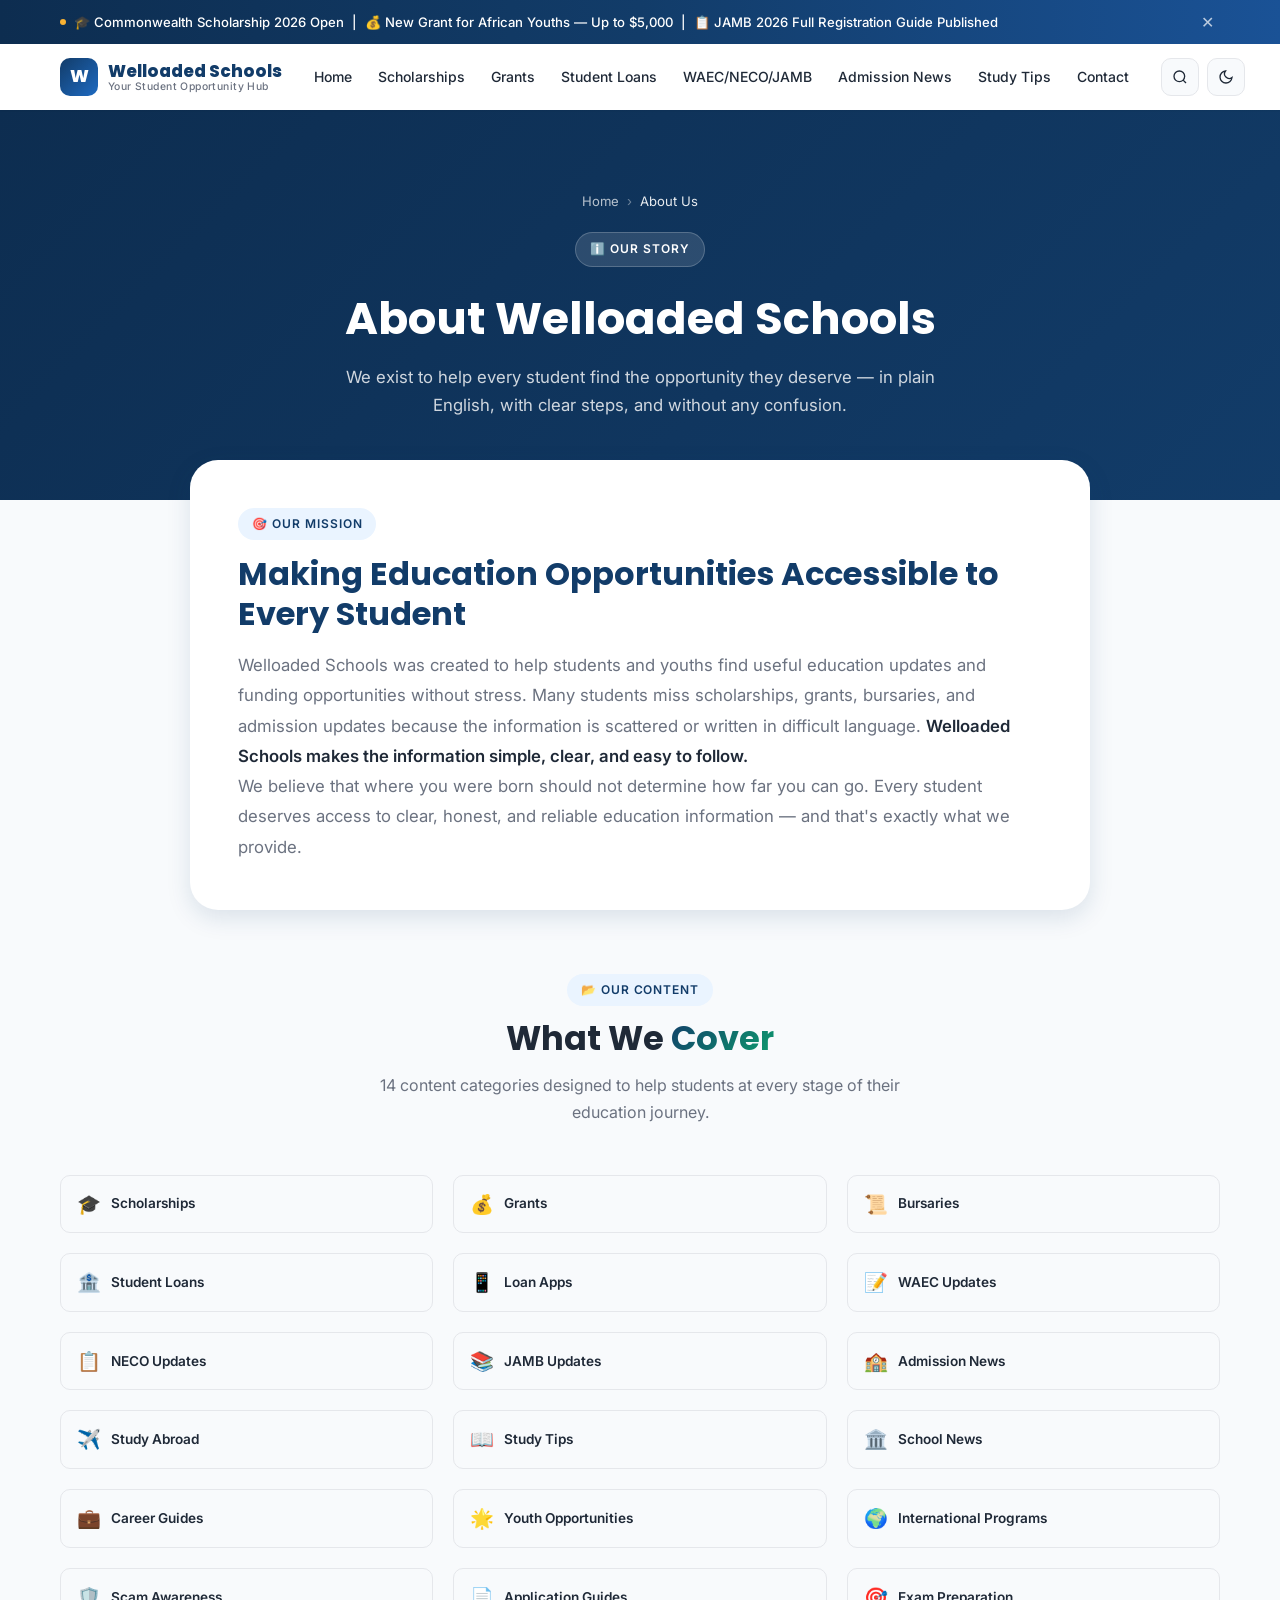
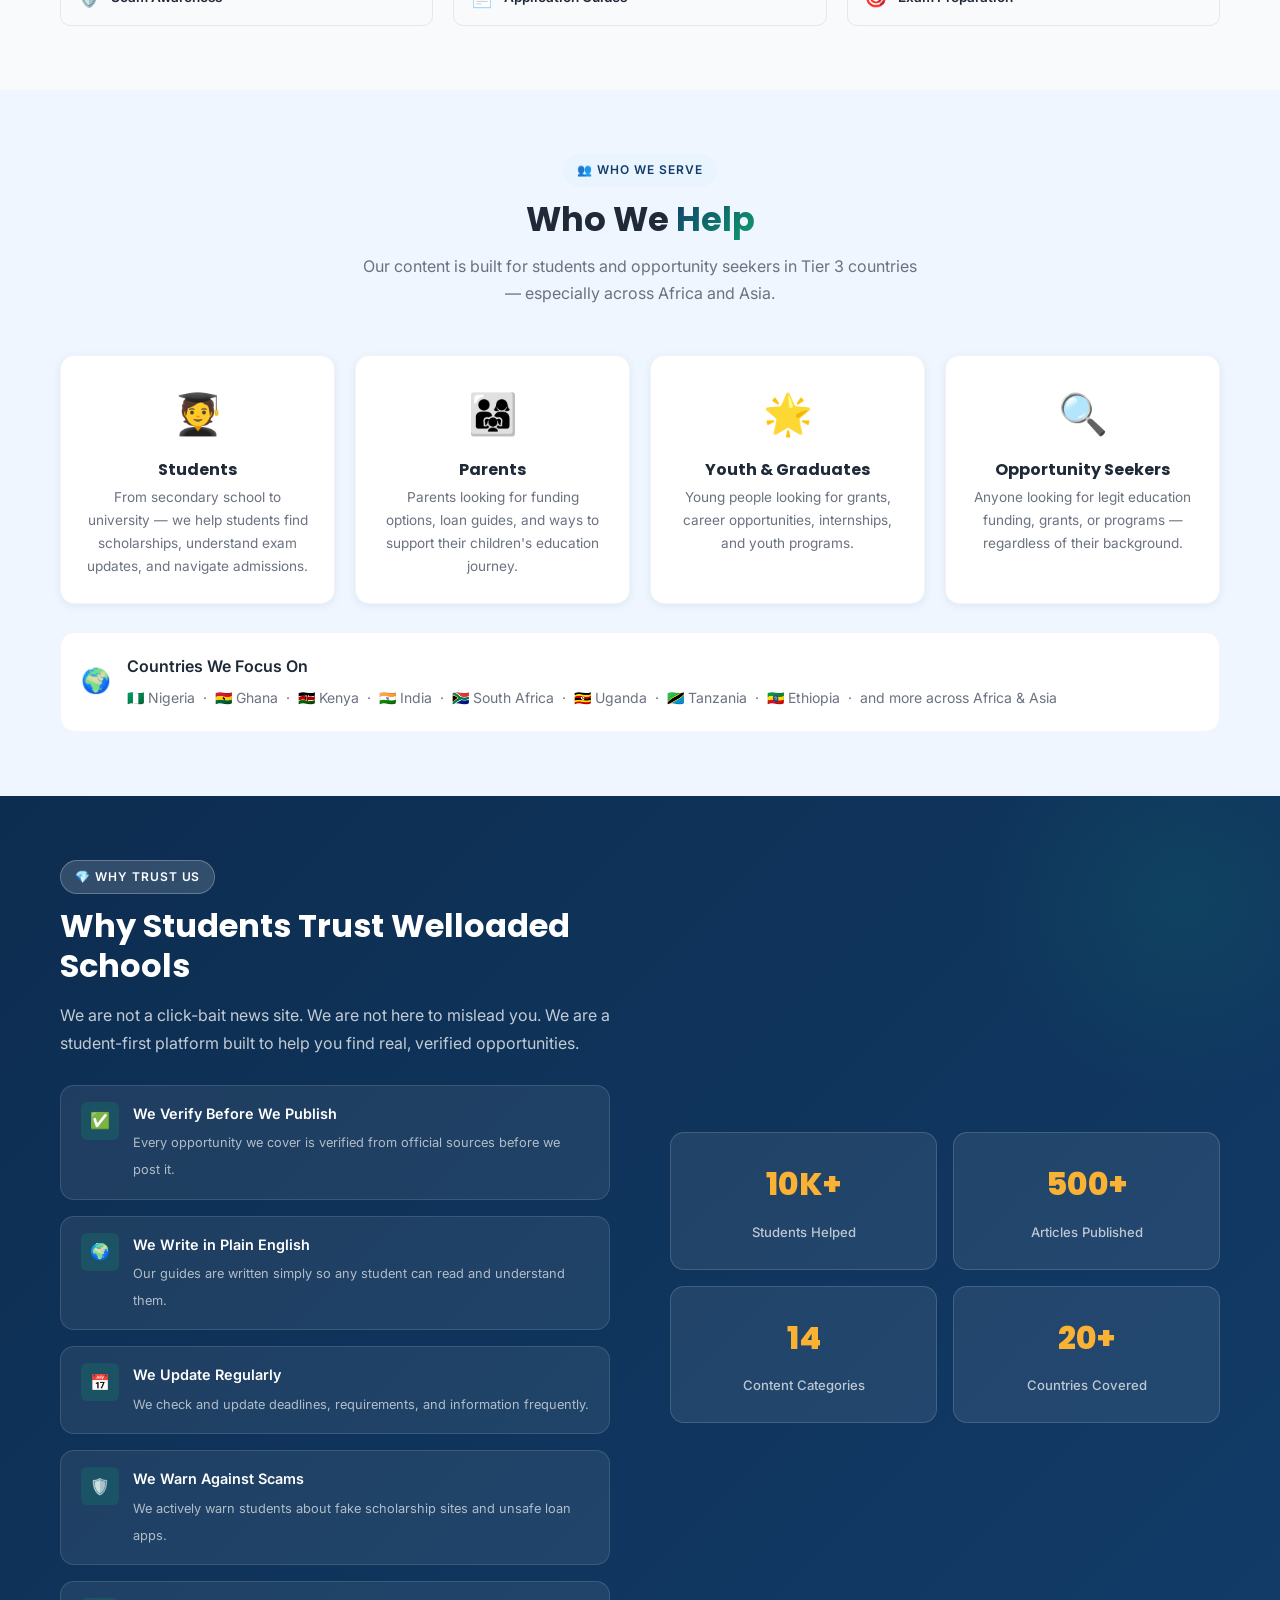
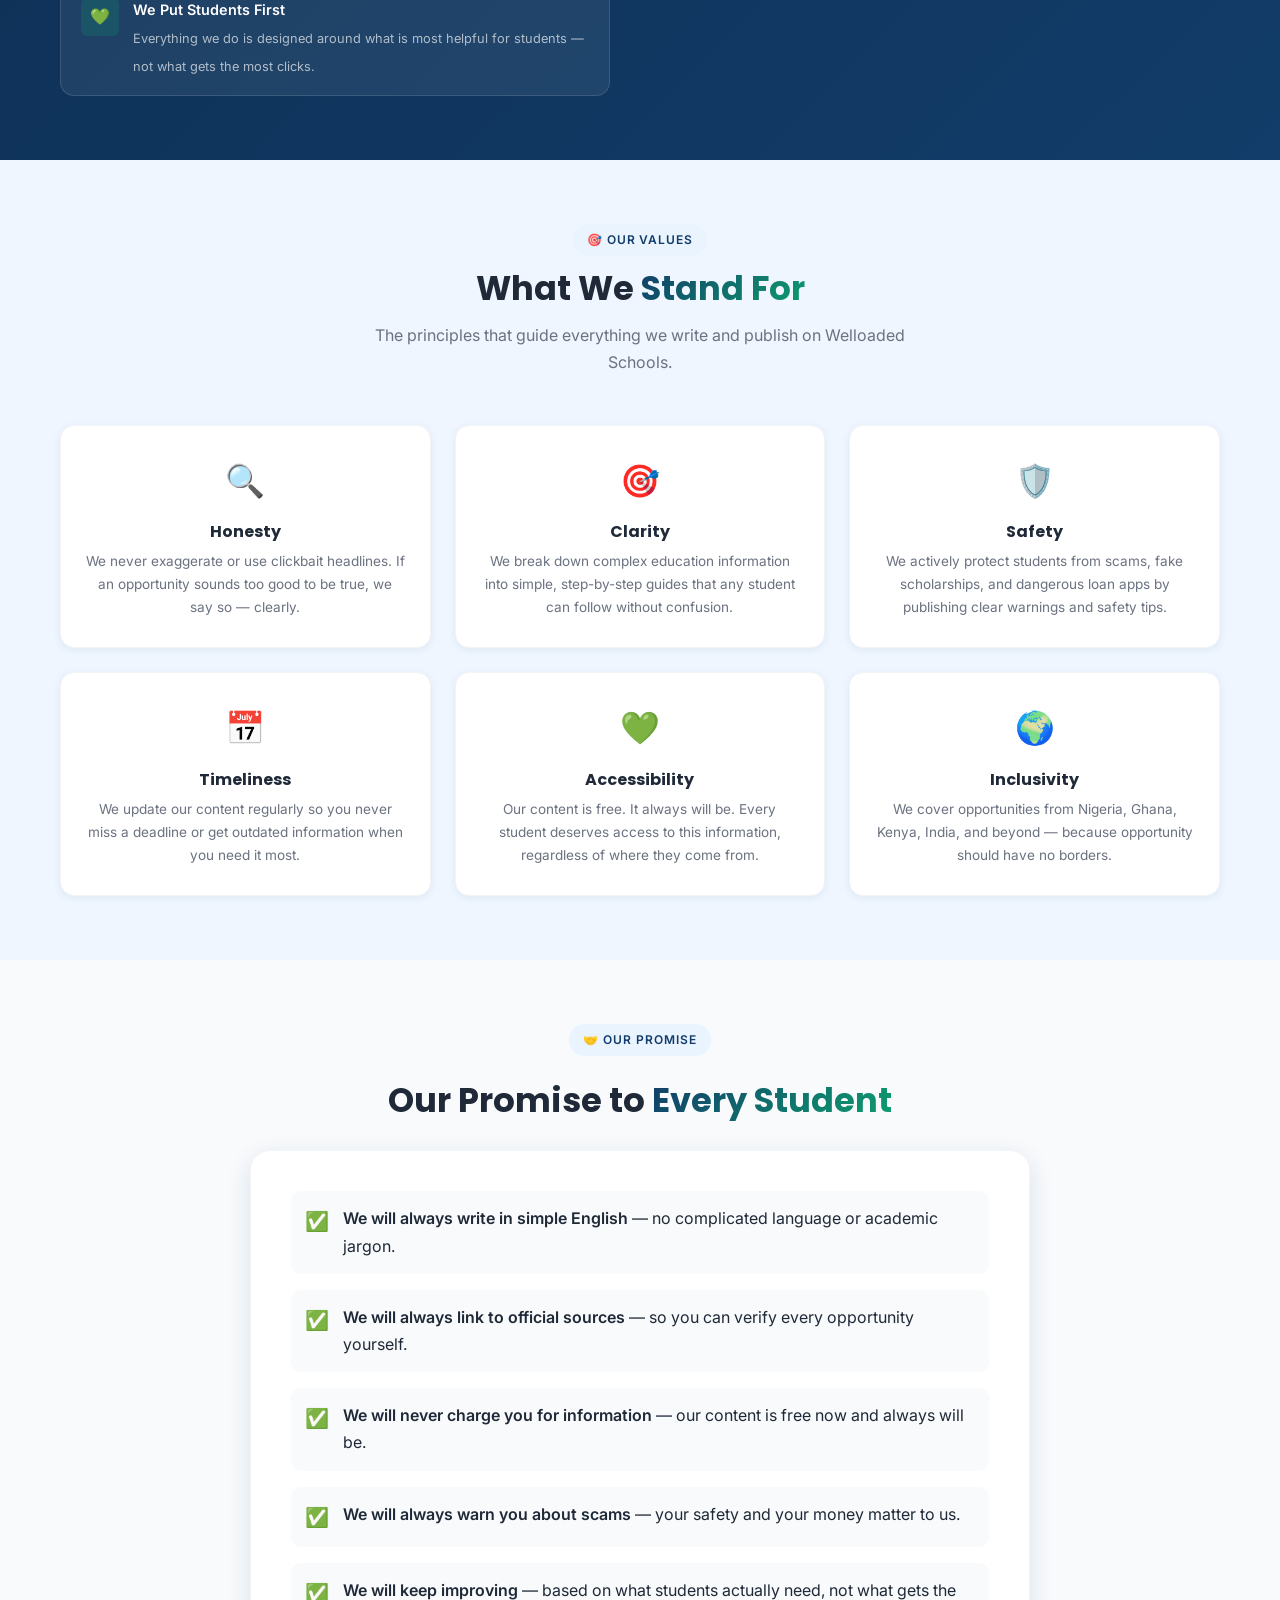
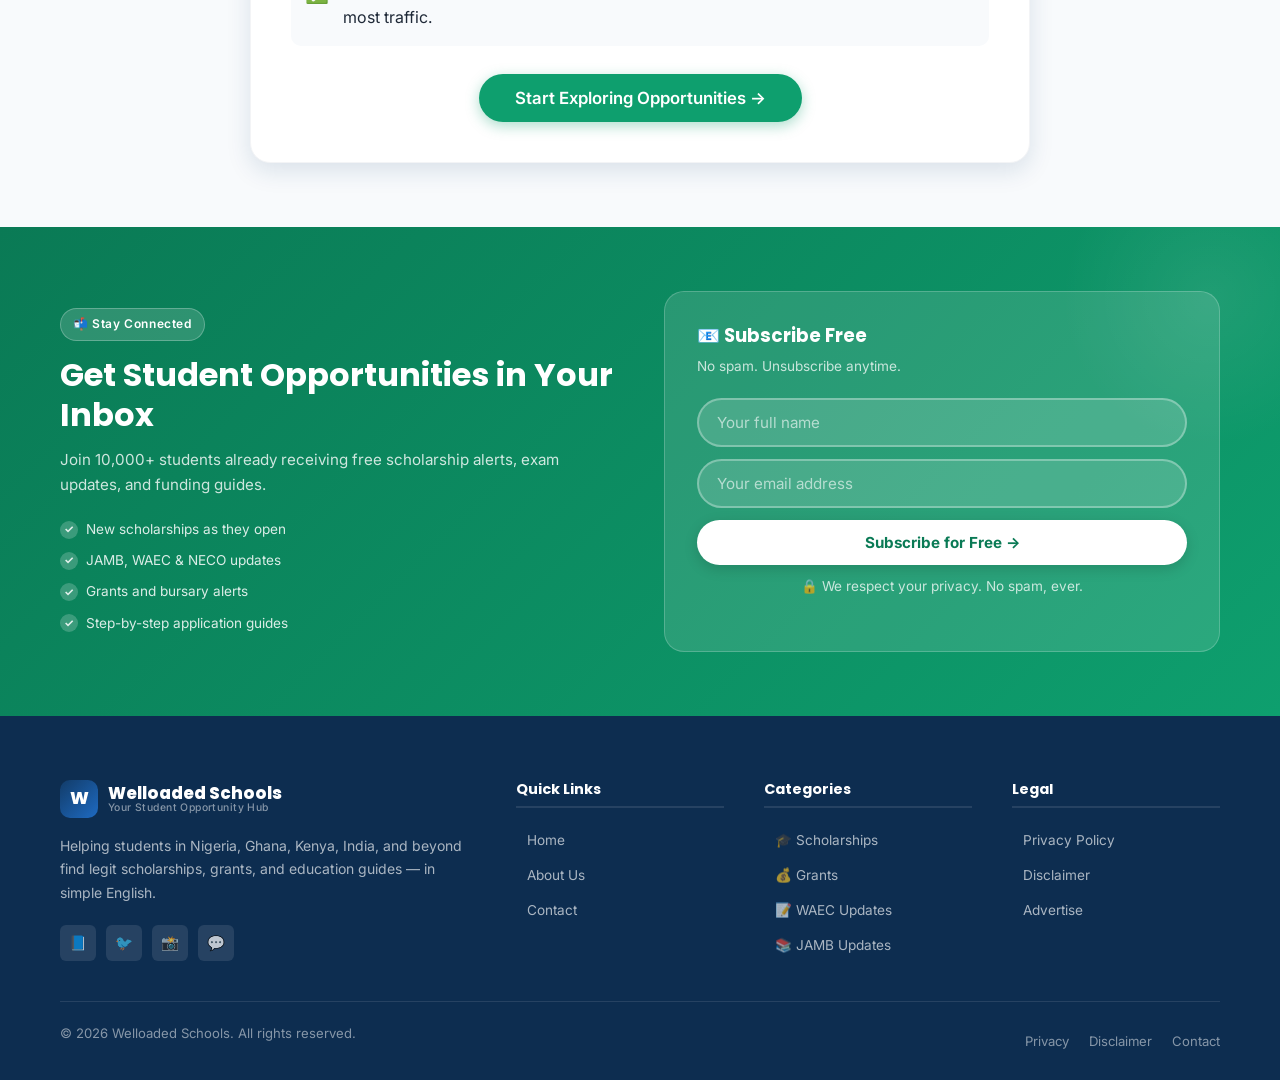
<file: about.html>
<!DOCTYPE html>
<html lang="en" data-theme="light">
<head>
  <meta charset="UTF-8">
  <meta name="viewport" content="width=device-width, initial-scale=1.0">
  <title>About Us – Welloaded Schools</title>
  <meta name="description" content="Learn about Welloaded Schools — our mission, what we cover, who we help, and why thousands of students trust us for scholarships, grants, and education updates.">
  <link rel="preconnect" href="https://fonts.googleapis.com">
  <link rel="preconnect" href="https://fonts.gstatic.com" crossorigin>
  <link href="https://fonts.googleapis.com/css2?family=Inter:wght@400;500;600&family=Poppins:wght@600;700;800&display=swap" rel="stylesheet">
  <link rel="stylesheet" href="css/style.css">
</head>
<body>

<div id="progress-bar"></div>

<div class="announcement-bar" id="announcement-bar">
  <div class="container">
    <div class="announcement-scroll">
      <span class="announcement-dot"></span>
      <span class="announcement-text">🎓 Commonwealth Scholarship 2026 Open &nbsp;|&nbsp; 💰 New Grant for African Youths — Up to $5,000 &nbsp;|&nbsp; 📋 JAMB 2026 Full Registration Guide Published</span>
    </div>
    <button class="announcement-close" id="announcement-close">✕</button>
  </div>
</div>

<header class="site-header" id="site-header">
  <div class="header-inner">
    <a href="index.html" class="site-logo">
      <div class="logo-icon">W</div>
      <div class="logo-text">
        <span class="logo-name">Welloaded Schools</span>
        <span class="logo-tagline">Your Student Opportunity Hub</span>
      </div>
    </a>
    <nav class="primary-nav">
      <a href="index.html" class="nav-link">Home</a>
      <a href="category.html" class="nav-link">Scholarships</a>
      <a href="category.html" class="nav-link">Grants</a>
      <a href="category.html" class="nav-link">Student Loans</a>
      <a href="category.html" class="nav-link">WAEC/NECO/JAMB</a>
      <a href="category.html" class="nav-link">Admission News</a>
      <a href="category.html" class="nav-link">Study Tips</a>
      <a href="contact.html" class="nav-link">Contact</a>
    </nav>
    <div class="header-actions">
      <button class="search-btn" id="search-btn" aria-label="Search">
        <svg width="16" height="16" fill="none" stroke="currentColor" stroke-width="2" viewBox="0 0 24 24"><circle cx="11" cy="11" r="8"/><path d="m21 21-4.35-4.35"/></svg>
      </button>
      <button class="dark-mode-btn" id="dark-mode-btn" aria-label="Toggle dark mode">
        <svg xmlns="http://www.w3.org/2000/svg" width="16" height="16" viewBox="0 0 24 24" fill="none" stroke="currentColor" stroke-width="2"><path d="M21 12.79A9 9 0 1 1 11.21 3 7 7 0 0 0 21 12.79z"/></svg>
      </button>
      <button class="hamburger" id="hamburger"><span></span><span></span><span></span></button>
    </div>
  </div>
</header>

<div class="mobile-nav-overlay" id="mobile-nav-overlay"></div>
<nav class="mobile-nav" id="mobile-nav">
  <div class="mobile-nav-header">
    <a href="index.html" class="site-logo"><div class="logo-icon">W</div><div class="logo-text"><span class="logo-name">Welloaded Schools</span></div></a>
    <button class="mobile-nav-close" id="mobile-nav-close">✕</button>
  </div>
  <a href="index.html">🏠 Home</a>
  <a href="category.html">🎓 Scholarships</a>
  <a href="category.html">💰 Grants</a>
  <a href="category.html">📚 Bursaries</a>
  <a href="category.html">🏦 Student Loans</a>
  <div class="mobile-nav-divider"></div>
  <a href="category.html">📝 WAEC Updates</a>
  <a href="category.html">📋 NECO Updates</a>
  <a href="category.html">📚 JAMB Updates</a>
  <div class="mobile-nav-divider"></div>
  <a href="about.html">ℹ️ About</a>
  <a href="contact.html">📧 Contact</a>
</nav>

<div class="search-overlay" id="search-overlay">
  <div class="search-box">
    <h3>🔍 Search Welloaded Schools</h3>
    <div class="search-input-wrap">
      <input type="text" id="search-input" placeholder="Search scholarships, grants, JAMB...">
      <button class="btn btn-blue btn-sm" id="search-submit">Search</button>
    </div>
  </div>
  <button class="search-close" id="search-overlay-close">✕</button>
</div>

<!-- ABOUT HERO -->
<div class="about-hero">
  <div class="container">
    <nav class="post-breadcrumb" style="justify-content:center;margin-bottom:20px;" aria-label="Breadcrumb">
      <a href="index.html" style="color:rgba(255,255,255,0.7);">Home</a>
      <span style="color:rgba(255,255,255,0.4);">›</span>
      <span style="color:rgba(255,255,255,0.9);">About Us</span>
    </nav>
    <span class="section-badge" style="background:rgba(255,255,255,0.12);color:#fff;border:1px solid rgba(255,255,255,0.2);">ℹ️ Our Story</span>
    <h1 style="margin-top:12px;">About Welloaded Schools</h1>
    <p>We exist to help every student find the opportunity they deserve — in plain English, with clear steps, and without any confusion.</p>
  </div>
</div>

<!-- MISSION CARD -->
<div class="container">
  <div class="about-mission fade-in">
    <span class="section-badge" style="margin-bottom:14px;">🎯 Our Mission</span>
    <h2>Making Education Opportunities Accessible to Every Student</h2>
    <p>Welloaded Schools was created to help students and youths find useful education updates and funding opportunities without stress. Many students miss scholarships, grants, bursaries, and admission updates because the information is scattered or written in difficult language. <strong>Welloaded Schools makes the information simple, clear, and easy to follow.</strong></p>
    <p>We believe that where you were born should not determine how far you can go. Every student deserves access to clear, honest, and reliable education information — and that's exactly what we provide.</p>
  </div>
</div>

<!-- WHAT WE COVER -->
<section class="section fade-in" aria-labelledby="covers-heading">
  <div class="container">
    <div class="section-header">
      <span class="section-badge">📂 Our Content</span>
      <h2 class="section-title" id="covers-heading">What We <span>Cover</span></h2>
      <p class="section-subtitle">14 content categories designed to help students at every stage of their education journey.</p>
    </div>
    <div class="about-covers">
      <div class="cover-item"><span>🎓</span><p>Scholarships</p></div>
      <div class="cover-item"><span>💰</span><p>Grants</p></div>
      <div class="cover-item"><span>📜</span><p>Bursaries</p></div>
      <div class="cover-item"><span>🏦</span><p>Student Loans</p></div>
      <div class="cover-item"><span>📱</span><p>Loan Apps</p></div>
      <div class="cover-item"><span>📝</span><p>WAEC Updates</p></div>
      <div class="cover-item"><span>📋</span><p>NECO Updates</p></div>
      <div class="cover-item"><span>📚</span><p>JAMB Updates</p></div>
      <div class="cover-item"><span>🏫</span><p>Admission News</p></div>
      <div class="cover-item"><span>✈️</span><p>Study Abroad</p></div>
      <div class="cover-item"><span>📖</span><p>Study Tips</p></div>
      <div class="cover-item"><span>🏛️</span><p>School News</p></div>
      <div class="cover-item"><span>💼</span><p>Career Guides</p></div>
      <div class="cover-item"><span>🌟</span><p>Youth Opportunities</p></div>
      <div class="cover-item"><span>🌍</span><p>International Programs</p></div>
      <div class="cover-item"><span>🛡️</span><p>Scam Awareness</p></div>
      <div class="cover-item"><span>📄</span><p>Application Guides</p></div>
      <div class="cover-item"><span>🎯</span><p>Exam Preparation</p></div>
    </div>
  </div>
</section>

<!-- WHO WE HELP -->
<section class="section section-alt fade-in" aria-labelledby="who-heading">
  <div class="container">
    <div class="section-header">
      <span class="section-badge">👥 Who We Serve</span>
      <h2 class="section-title" id="who-heading">Who We <span>Help</span></h2>
      <p class="section-subtitle">Our content is built for students and opportunity seekers in Tier 3 countries — especially across Africa and Asia.</p>
    </div>
    <div class="grid-4" style="gap:20px;">
      <div class="card" style="padding:24px;text-align:center;">
        <div style="font-size:2.5rem;margin-bottom:12px;">🧑‍🎓</div>
        <h3 style="font-size:1rem;margin-bottom:6px;">Students</h3>
        <p style="font-size:0.85rem;margin:0;">From secondary school to university — we help students find scholarships, understand exam updates, and navigate admissions.</p>
      </div>
      <div class="card" style="padding:24px;text-align:center;">
        <div style="font-size:2.5rem;margin-bottom:12px;">👨‍👩‍👧</div>
        <h3 style="font-size:1rem;margin-bottom:6px;">Parents</h3>
        <p style="font-size:0.85rem;margin:0;">Parents looking for funding options, loan guides, and ways to support their children's education journey.</p>
      </div>
      <div class="card" style="padding:24px;text-align:center;">
        <div style="font-size:2.5rem;margin-bottom:12px;">🌟</div>
        <h3 style="font-size:1rem;margin-bottom:6px;">Youth &amp; Graduates</h3>
        <p style="font-size:0.85rem;margin:0;">Young people looking for grants, career opportunities, internships, and youth programs.</p>
      </div>
      <div class="card" style="padding:24px;text-align:center;">
        <div style="font-size:2.5rem;margin-bottom:12px;">🔍</div>
        <h3 style="font-size:1rem;margin-bottom:6px;">Opportunity Seekers</h3>
        <p style="font-size:0.85rem;margin:0;">Anyone looking for legit education funding, grants, or programs — regardless of their background.</p>
      </div>
    </div>

    <div style="margin-top:28px;padding:20px;background:var(--white);border-radius:var(--radius);border:1.5px solid var(--border-light);display:flex;align-items:center;gap:16px;flex-wrap:wrap;">
      <div style="font-size:1.5rem;">🌍</div>
      <div>
        <strong style="display:block;margin-bottom:4px;">Countries We Focus On</strong>
        <span style="font-size:0.875rem;color:var(--text-muted);">🇳🇬 Nigeria &nbsp;·&nbsp; 🇬🇭 Ghana &nbsp;·&nbsp; 🇰🇪 Kenya &nbsp;·&nbsp; 🇮🇳 India &nbsp;·&nbsp; 🇿🇦 South Africa &nbsp;·&nbsp; 🇺🇬 Uganda &nbsp;·&nbsp; 🇹🇿 Tanzania &nbsp;·&nbsp; 🇪🇹 Ethiopia &nbsp;·&nbsp; and more across Africa &amp; Asia</span>
      </div>
    </div>
  </div>
</section>

<!-- WHY TRUST US -->
<section class="section trust-section fade-in" aria-labelledby="trust-heading">
  <div class="container">
    <div class="trust-inner">
      <div class="trust-content">
        <span class="section-badge">💎 Why Trust Us</span>
        <h2 id="trust-heading">Why Students Trust Welloaded Schools</h2>
        <p>We are not a click-bait news site. We are not here to mislead you. We are a student-first platform built to help you find real, verified opportunities.</p>
        <div class="trust-points">
          <div class="trust-point">
            <div class="trust-point-icon">✅</div>
            <div class="trust-point-body">
              <strong>We Verify Before We Publish</strong>
              <span>Every opportunity we cover is verified from official sources before we post it.</span>
            </div>
          </div>
          <div class="trust-point">
            <div class="trust-point-icon">🌍</div>
            <div class="trust-point-body">
              <strong>We Write in Plain English</strong>
              <span>Our guides are written simply so any student can read and understand them.</span>
            </div>
          </div>
          <div class="trust-point">
            <div class="trust-point-icon">📅</div>
            <div class="trust-point-body">
              <strong>We Update Regularly</strong>
              <span>We check and update deadlines, requirements, and information frequently.</span>
            </div>
          </div>
          <div class="trust-point">
            <div class="trust-point-icon">🛡️</div>
            <div class="trust-point-body">
              <strong>We Warn Against Scams</strong>
              <span>We actively warn students about fake scholarship sites and unsafe loan apps.</span>
            </div>
          </div>
          <div class="trust-point">
            <div class="trust-point-icon">💚</div>
            <div class="trust-point-body">
              <strong>We Put Students First</strong>
              <span>Everything we do is designed around what is most helpful for students — not what gets the most clicks.</span>
            </div>
          </div>
        </div>
      </div>
      <div class="trust-numbers">
        <div class="trust-num-card">
          <span class="number">10K+</span>
          <span class="label">Students Helped</span>
        </div>
        <div class="trust-num-card">
          <span class="number">500+</span>
          <span class="label">Articles Published</span>
        </div>
        <div class="trust-num-card">
          <span class="number">14</span>
          <span class="label">Content Categories</span>
        </div>
        <div class="trust-num-card">
          <span class="number">20+</span>
          <span class="label">Countries Covered</span>
        </div>
      </div>
    </div>
  </div>
</section>

<!-- OUR VALUES -->
<section class="section section-alt fade-in" aria-labelledby="values-heading">
  <div class="container">
    <div class="section-header">
      <span class="section-badge">🎯 Our Values</span>
      <h2 class="section-title" id="values-heading">What We <span>Stand For</span></h2>
      <p class="section-subtitle">The principles that guide everything we write and publish on Welloaded Schools.</p>
    </div>
    <div class="about-values">
      <div class="value-card">
        <span class="value-icon">🔍</span>
        <h3>Honesty</h3>
        <p>We never exaggerate or use clickbait headlines. If an opportunity sounds too good to be true, we say so — clearly.</p>
      </div>
      <div class="value-card">
        <span class="value-icon">🎯</span>
        <h3>Clarity</h3>
        <p>We break down complex education information into simple, step-by-step guides that any student can follow without confusion.</p>
      </div>
      <div class="value-card">
        <span class="value-icon">🛡️</span>
        <h3>Safety</h3>
        <p>We actively protect students from scams, fake scholarships, and dangerous loan apps by publishing clear warnings and safety tips.</p>
      </div>
      <div class="value-card">
        <span class="value-icon">📅</span>
        <h3>Timeliness</h3>
        <p>We update our content regularly so you never miss a deadline or get outdated information when you need it most.</p>
      </div>
      <div class="value-card">
        <span class="value-icon">💚</span>
        <h3>Accessibility</h3>
        <p>Our content is free. It always will be. Every student deserves access to this information, regardless of where they come from.</p>
      </div>
      <div class="value-card">
        <span class="value-icon">🌍</span>
        <h3>Inclusivity</h3>
        <p>We cover opportunities from Nigeria, Ghana, Kenya, India, and beyond — because opportunity should have no borders.</p>
      </div>
    </div>
  </div>
</section>

<!-- OUR PROMISE -->
<section class="section fade-in" aria-labelledby="promise-heading">
  <div class="container">
    <div style="max-width:780px;margin:0 auto;text-align:center;">
      <span class="section-badge">🤝 Our Promise</span>
      <h2 class="section-title" id="promise-heading" style="margin-top:12px;">Our Promise to <span>Every Student</span></h2>
      <div style="background:var(--white);border:1.5px solid var(--border-light);border-radius:var(--radius-lg);padding:40px;box-shadow:var(--shadow-md);margin-top:28px;text-align:left;">
        <div style="display:flex;flex-direction:column;gap:16px;">
          <div style="display:flex;gap:14px;align-items:flex-start;padding:14px;background:var(--bg);border-radius:var(--radius-sm);">
            <span style="font-size:1.2rem;">✅</span>
            <div><strong>We will always write in simple English</strong> — no complicated language or academic jargon.</div>
          </div>
          <div style="display:flex;gap:14px;align-items:flex-start;padding:14px;background:var(--bg);border-radius:var(--radius-sm);">
            <span style="font-size:1.2rem;">✅</span>
            <div><strong>We will always link to official sources</strong> — so you can verify every opportunity yourself.</div>
          </div>
          <div style="display:flex;gap:14px;align-items:flex-start;padding:14px;background:var(--bg);border-radius:var(--radius-sm);">
            <span style="font-size:1.2rem;">✅</span>
            <div><strong>We will never charge you for information</strong> — our content is free now and always will be.</div>
          </div>
          <div style="display:flex;gap:14px;align-items:flex-start;padding:14px;background:var(--bg);border-radius:var(--radius-sm);">
            <span style="font-size:1.2rem;">✅</span>
            <div><strong>We will always warn you about scams</strong> — your safety and your money matter to us.</div>
          </div>
          <div style="display:flex;gap:14px;align-items:flex-start;padding:14px;background:var(--bg);border-radius:var(--radius-sm);">
            <span style="font-size:1.2rem;">✅</span>
            <div><strong>We will keep improving</strong> — based on what students actually need, not what gets the most traffic.</div>
          </div>
        </div>
        <div style="margin-top:28px;text-align:center;">
          <a href="index.html" class="btn btn-primary btn-lg">Start Exploring Opportunities →</a>
        </div>
      </div>
    </div>
  </div>
</section>

<!-- NEWSLETTER -->
<section class="newsletter-section fade-in">
  <div class="container">
    <div class="newsletter-inner">
      <div class="newsletter-content">
        <span class="badge">📬 Stay Connected</span>
        <h2>Get Student Opportunities in Your Inbox</h2>
        <p>Join 10,000+ students already receiving free scholarship alerts, exam updates, and funding guides.</p>
        <div class="newsletter-features">
          <div class="newsletter-feature">New scholarships as they open</div>
          <div class="newsletter-feature">JAMB, WAEC &amp; NECO updates</div>
          <div class="newsletter-feature">Grants and bursary alerts</div>
          <div class="newsletter-feature">Step-by-step application guides</div>
        </div>
      </div>
      <div class="newsletter-form-wrap">
        <h3>📧 Subscribe Free</h3>
        <p>No spam. Unsubscribe anytime.</p>
        <form class="newsletter-form" novalidate>
          <input type="text" placeholder="Your full name" required>
          <input type="email" placeholder="Your email address" required>
          <button type="submit">Subscribe for Free →</button>
        </form>
        <p class="newsletter-privacy">🔒 We respect your privacy. No spam, ever.</p>
      </div>
    </div>
  </div>
</section>

<!-- FOOTER -->
<footer class="site-footer">
  <div class="container">
    <div class="footer-inner">
      <div class="footer-brand">
        <a href="index.html" class="site-logo">
          <div class="logo-icon">W</div>
          <div class="logo-text"><span class="logo-name">Welloaded Schools</span><span class="logo-tagline">Your Student Opportunity Hub</span></div>
        </a>
        <p class="footer-desc">Helping students in Nigeria, Ghana, Kenya, India, and beyond find legit scholarships, grants, and education guides — in simple English.</p>
        <div class="footer-social">
          <a href="#" class="social-btn">📘</a><a href="#" class="social-btn">🐦</a><a href="#" class="social-btn">📸</a><a href="#" class="social-btn">💬</a>
        </div>
      </div>
      <div class="footer-col">
        <h4>Quick Links</h4>
        <ul class="footer-links">
          <li><a href="index.html">Home</a></li>
          <li><a href="about.html">About Us</a></li>
          <li><a href="contact.html">Contact</a></li>
        </ul>
      </div>
      <div class="footer-col">
        <h4>Categories</h4>
        <ul class="footer-links">
          <li><a href="category.html">🎓 Scholarships</a></li>
          <li><a href="category.html">💰 Grants</a></li>
          <li><a href="category.html">📝 WAEC Updates</a></li>
          <li><a href="category.html">📚 JAMB Updates</a></li>
        </ul>
      </div>
      <div class="footer-col">
        <h4>Legal</h4>
        <ul class="footer-links">
          <li><a href="privacy-policy.html">Privacy Policy</a></li>
          <li><a href="disclaimer.html">Disclaimer</a></li>
          <li><a href="contact.html">Advertise</a></li>
        </ul>
      </div>
    </div>
    <div class="footer-bottom">
      <p class="footer-copyright">© 2026 Welloaded Schools. All rights reserved.</p>
      <div class="footer-legal"><a href="privacy-policy.html">Privacy</a><a href="disclaimer.html">Disclaimer</a><a href="contact.html">Contact</a></div>
    </div>
  </div>
</footer>

<button id="back-to-top" aria-label="Back to top">
  <svg width="16" height="16" fill="none" stroke="currentColor" stroke-width="2.5" viewBox="0 0 24 24"><path d="m18 15-6-6-6 6"/></svg>
</button>

<script src="js/main.js"></script>
</body>
</html>
</file>
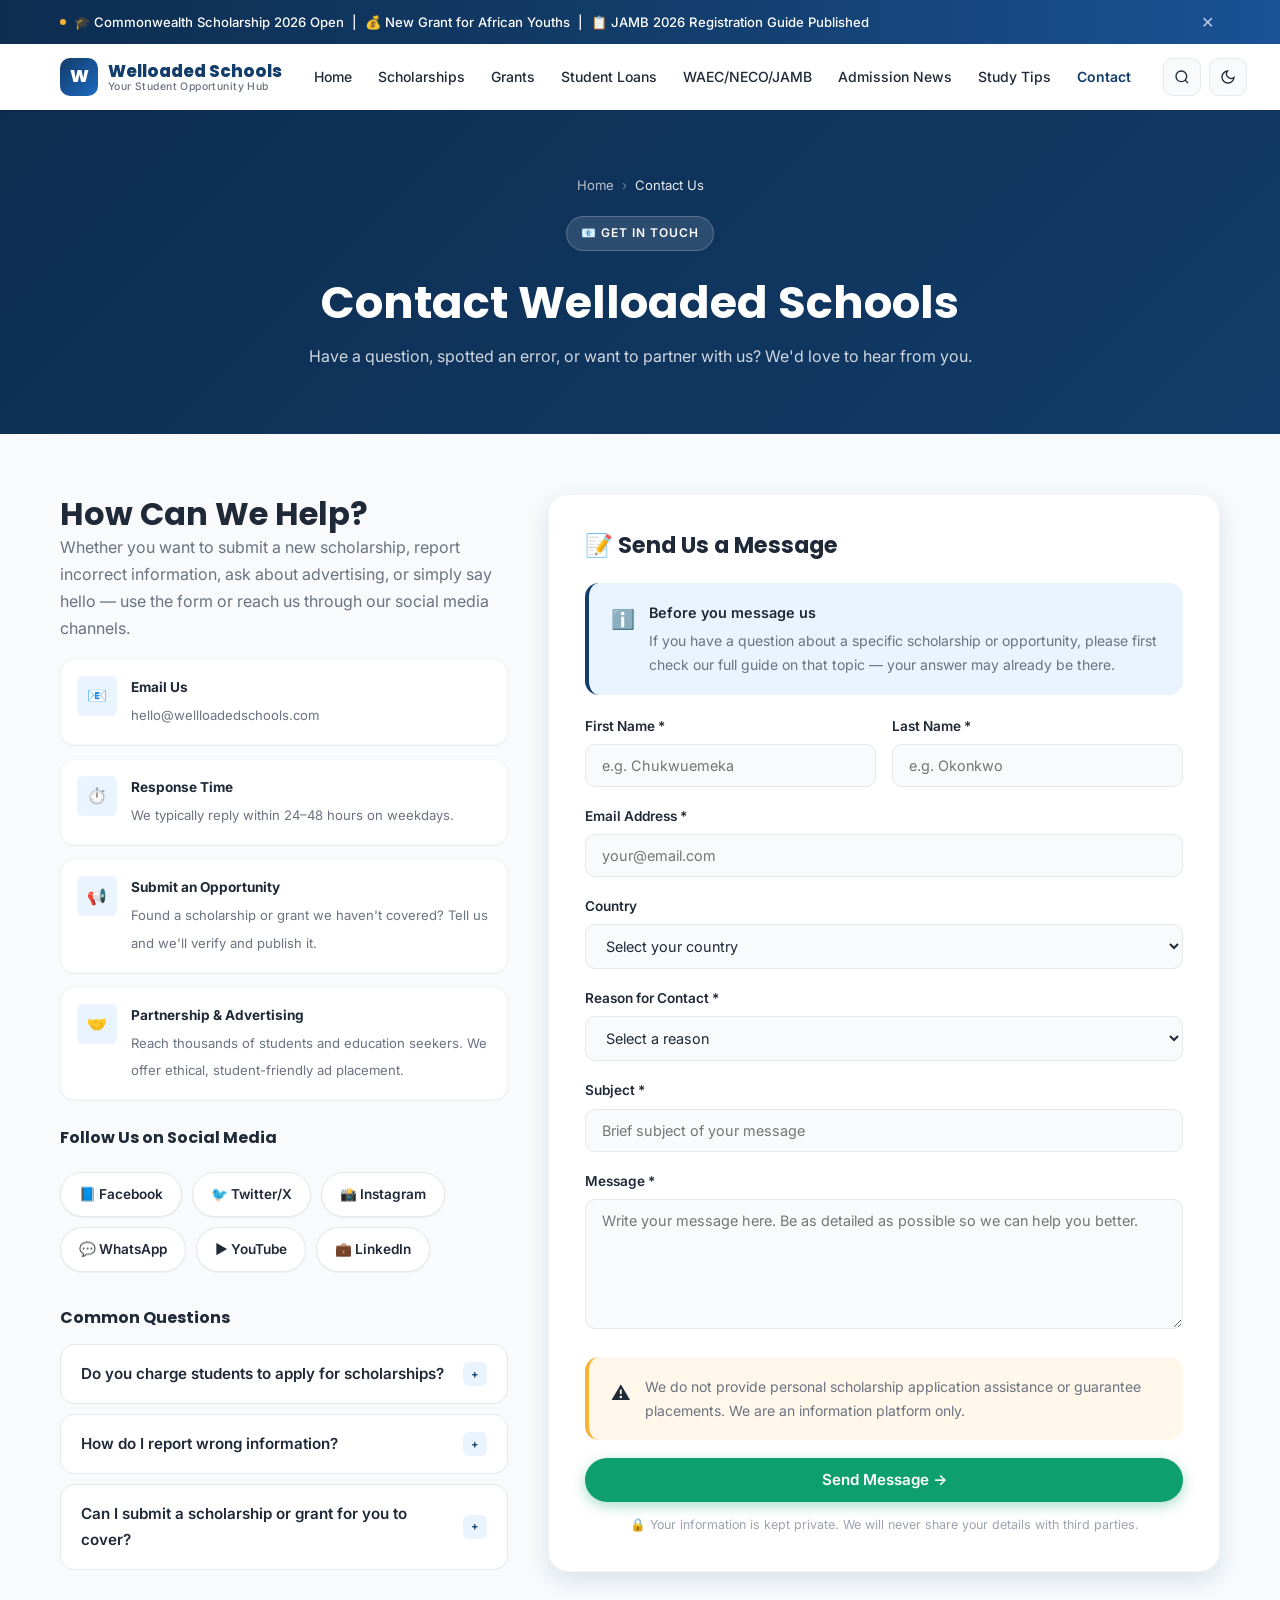
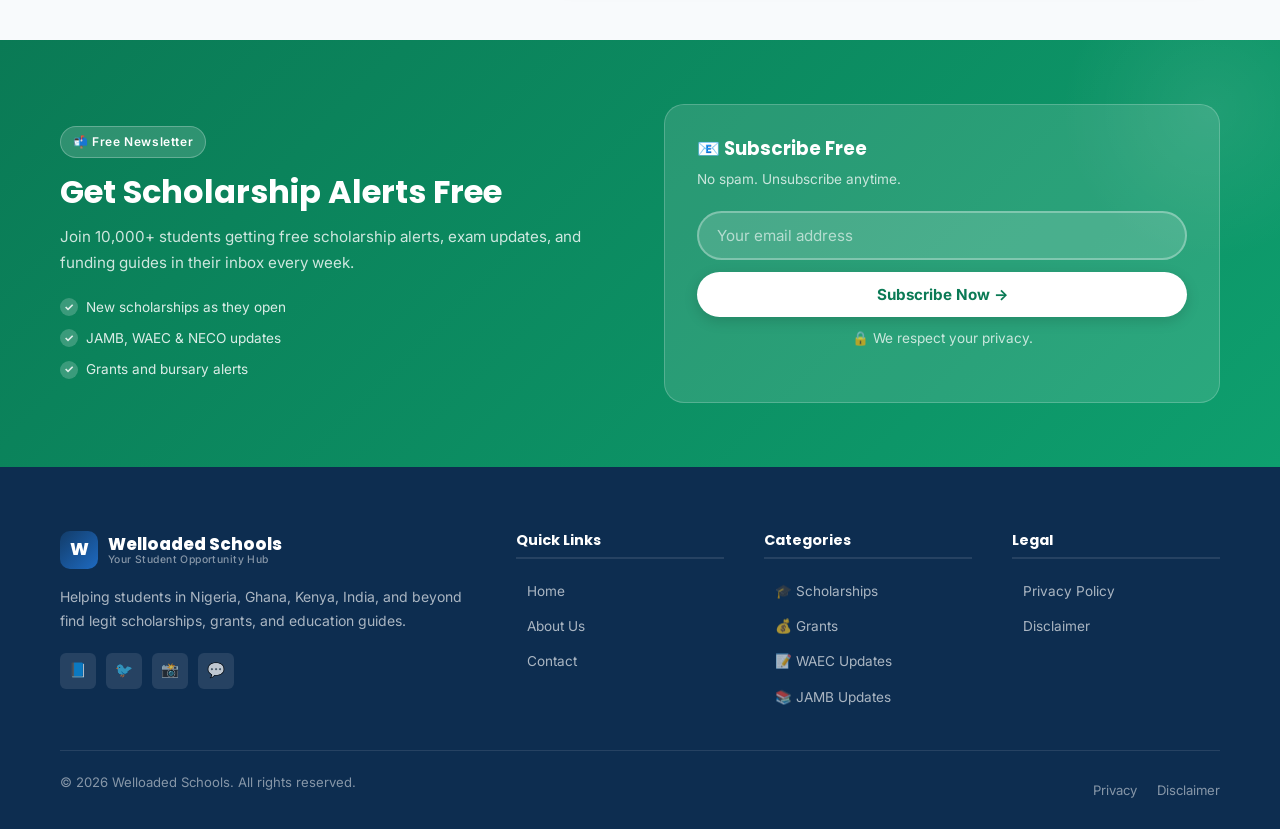
<file: contact.html>
<!DOCTYPE html>
<html lang="en" data-theme="light">
<head>
  <meta charset="UTF-8">
  <meta name="viewport" content="width=device-width, initial-scale=1.0">
  <title>Contact Us – Welloaded Schools</title>
  <meta name="description" content="Contact Welloaded Schools — submit an opportunity, report wrong information, ask a question, or enquire about partnership and advertising.">
  <link rel="preconnect" href="https://fonts.googleapis.com">
  <link rel="preconnect" href="https://fonts.gstatic.com" crossorigin>
  <link href="https://fonts.googleapis.com/css2?family=Inter:wght@400;500;600&family=Poppins:wght@600;700;800&display=swap" rel="stylesheet">
  <link rel="stylesheet" href="css/style.css">
</head>
<body>

<div id="progress-bar"></div>

<div class="announcement-bar" id="announcement-bar">
  <div class="container">
    <div class="announcement-scroll">
      <span class="announcement-dot"></span>
      <span class="announcement-text">🎓 Commonwealth Scholarship 2026 Open &nbsp;|&nbsp; 💰 New Grant for African Youths &nbsp;|&nbsp; 📋 JAMB 2026 Registration Guide Published</span>
    </div>
    <button class="announcement-close" id="announcement-close">✕</button>
  </div>
</div>

<header class="site-header" id="site-header">
  <div class="header-inner">
    <a href="index.html" class="site-logo">
      <div class="logo-icon">W</div>
      <div class="logo-text">
        <span class="logo-name">Welloaded Schools</span>
        <span class="logo-tagline">Your Student Opportunity Hub</span>
      </div>
    </a>
    <nav class="primary-nav">
      <a href="index.html" class="nav-link">Home</a>
      <a href="category.html" class="nav-link">Scholarships</a>
      <a href="category.html" class="nav-link">Grants</a>
      <a href="category.html" class="nav-link">Student Loans</a>
      <a href="category.html" class="nav-link">WAEC/NECO/JAMB</a>
      <a href="category.html" class="nav-link">Admission News</a>
      <a href="category.html" class="nav-link">Study Tips</a>
      <a href="contact.html" class="nav-link active">Contact</a>
    </nav>
    <div class="header-actions">
      <button class="search-btn" id="search-btn" aria-label="Search">
        <svg width="16" height="16" fill="none" stroke="currentColor" stroke-width="2" viewBox="0 0 24 24"><circle cx="11" cy="11" r="8"/><path d="m21 21-4.35-4.35"/></svg>
      </button>
      <button class="dark-mode-btn" id="dark-mode-btn" aria-label="Toggle dark mode">
        <svg xmlns="http://www.w3.org/2000/svg" width="16" height="16" viewBox="0 0 24 24" fill="none" stroke="currentColor" stroke-width="2"><path d="M21 12.79A9 9 0 1 1 11.21 3 7 7 0 0 0 21 12.79z"/></svg>
      </button>
      <button class="hamburger" id="hamburger"><span></span><span></span><span></span></button>
    </div>
  </div>
</header>

<div class="mobile-nav-overlay" id="mobile-nav-overlay"></div>
<nav class="mobile-nav" id="mobile-nav">
  <div class="mobile-nav-header">
    <a href="index.html" class="site-logo"><div class="logo-icon">W</div><div class="logo-text"><span class="logo-name">Welloaded Schools</span></div></a>
    <button class="mobile-nav-close" id="mobile-nav-close">✕</button>
  </div>
  <a href="index.html">🏠 Home</a>
  <a href="category.html">🎓 Scholarships</a>
  <a href="category.html">💰 Grants</a>
  <a href="category.html">📚 Bursaries</a>
  <div class="mobile-nav-divider"></div>
  <a href="category.html">📝 WAEC Updates</a>
  <a href="category.html">📚 JAMB Updates</a>
  <div class="mobile-nav-divider"></div>
  <a href="about.html">ℹ️ About</a>
  <a href="contact.html">📧 Contact</a>
</nav>

<div class="search-overlay" id="search-overlay">
  <div class="search-box">
    <h3>🔍 Search Welloaded Schools</h3>
    <div class="search-input-wrap">
      <input type="text" id="search-input" placeholder="Search scholarships, grants, JAMB...">
      <button class="btn btn-blue btn-sm" id="search-submit">Search</button>
    </div>
  </div>
  <button class="search-close" id="search-overlay-close">✕</button>
</div>

<!-- CONTACT HERO -->
<div class="contact-hero">
  <div class="container">
    <nav class="post-breadcrumb" style="justify-content:center;margin-bottom:20px;" aria-label="Breadcrumb">
      <a href="index.html" style="color:rgba(255,255,255,0.7);">Home</a>
      <span style="color:rgba(255,255,255,0.4);">›</span>
      <span style="color:rgba(255,255,255,0.9);">Contact Us</span>
    </nav>
    <span class="section-badge" style="background:rgba(255,255,255,0.12);color:#fff;border:1px solid rgba(255,255,255,0.2);">📧 Get in Touch</span>
    <h1 style="margin-top:12px;">Contact Welloaded Schools</h1>
    <p>Have a question, spotted an error, or want to partner with us? We'd love to hear from you.</p>
  </div>
</div>

<!-- CONTACT LAYOUT -->
<div class="contact-layout">

  <!-- LEFT: INFO -->
  <div>
    <h2>How Can We Help?</h2>
    <p>Whether you want to submit a new scholarship, report incorrect information, ask about advertising, or simply say hello — use the form or reach us through our social media channels.</p>

    <div class="contact-details">
      <div class="contact-detail">
        <div class="contact-detail-icon">📧</div>
        <div class="contact-detail-body">
          <strong>Email Us</strong>
          <span>hello@wellloadedschools.com</span>
        </div>
      </div>
      <div class="contact-detail">
        <div class="contact-detail-icon">⏱️</div>
        <div class="contact-detail-body">
          <strong>Response Time</strong>
          <span>We typically reply within 24–48 hours on weekdays.</span>
        </div>
      </div>
      <div class="contact-detail">
        <div class="contact-detail-icon">📢</div>
        <div class="contact-detail-body">
          <strong>Submit an Opportunity</strong>
          <span>Found a scholarship or grant we haven't covered? Tell us and we'll verify and publish it.</span>
        </div>
      </div>
      <div class="contact-detail">
        <div class="contact-detail-icon">🤝</div>
        <div class="contact-detail-body">
          <strong>Partnership &amp; Advertising</strong>
          <span>Reach thousands of students and education seekers. We offer ethical, student-friendly ad placement.</span>
        </div>
      </div>
    </div>

    <div style="margin-top:28px;">
      <h3 style="font-size:1rem;margin-bottom:14px;">Follow Us on Social Media</h3>
      <div class="contact-socials">
        <a href="#" class="contact-social-btn">📘 Facebook</a>
        <a href="#" class="contact-social-btn">🐦 Twitter/X</a>
        <a href="#" class="contact-social-btn">📸 Instagram</a>
        <a href="#" class="contact-social-btn">💬 WhatsApp</a>
        <a href="#" class="contact-social-btn">▶️ YouTube</a>
        <a href="#" class="contact-social-btn">💼 LinkedIn</a>
      </div>
    </div>

    <!-- FAQ -->
    <div style="margin-top:36px;">
      <h3 style="font-size:1rem;margin-bottom:16px;">Common Questions</h3>
      <div class="faq-item">
        <div class="faq-question">Do you charge students to apply for scholarships? <span class="faq-icon">+</span></div>
        <div class="faq-answer"><div class="faq-answer-inner">No. Welloaded Schools is completely free. We do not collect scholarship applications and we never charge students any fees. We only provide information and direct you to the official scholarship website.</div></div>
      </div>
      <div class="faq-item" style="margin-top:8px;">
        <div class="faq-question">How do I report wrong information? <span class="faq-icon">+</span></div>
        <div class="faq-answer"><div class="faq-answer-inner">Use the contact form below and select "Report Wrong Information" as your reason. Please include the article title and what you believe is incorrect. We take accuracy seriously and will review and update the content promptly.</div></div>
      </div>
      <div class="faq-item" style="margin-top:8px;">
        <div class="faq-question">Can I submit a scholarship or grant for you to cover? <span class="faq-icon">+</span></div>
        <div class="faq-answer"><div class="faq-answer-inner">Yes! We welcome opportunity submissions. Use the contact form below and select "Submit an Opportunity." Please include the official link so we can verify it before publishing.</div></div>
      </div>
    </div>
  </div>

  <!-- RIGHT: FORM -->
  <div>
    <div class="contact-form-card">
      <h3>📝 Send Us a Message</h3>

      <div class="notice-box info" style="margin-bottom:20px;">
        <span class="notice-icon">ℹ️</span>
        <div class="notice-body">
          <strong>Before you message us</strong>
          <p>If you have a question about a specific scholarship or opportunity, please first check our full guide on that topic — your answer may already be there.</p>
        </div>
      </div>

      <form id="contact-form" novalidate>
        <div class="form-row">
          <div class="form-group">
            <label for="first-name">First Name *</label>
            <input type="text" id="first-name" name="first_name" placeholder="e.g. Chukwuemeka" required>
          </div>
          <div class="form-group">
            <label for="last-name">Last Name *</label>
            <input type="text" id="last-name" name="last_name" placeholder="e.g. Okonkwo" required>
          </div>
        </div>

        <div class="form-group">
          <label for="email">Email Address *</label>
          <input type="email" id="email" name="email" placeholder="your@email.com" required>
        </div>

        <div class="form-group">
          <label for="country">Country</label>
          <select id="country" name="country">
            <option value="">Select your country</option>
            <option>Nigeria</option>
            <option>Ghana</option>
            <option>Kenya</option>
            <option>India</option>
            <option>South Africa</option>
            <option>Uganda</option>
            <option>Tanzania</option>
            <option>Ethiopia</option>
            <option>Other</option>
          </select>
        </div>

        <div class="form-group">
          <label for="reason">Reason for Contact *</label>
          <select id="reason" name="reason" required>
            <option value="">Select a reason</option>
            <option value="submit">Submit an Opportunity</option>
            <option value="report">Report Wrong Information</option>
            <option value="partnership">Partnership</option>
            <option value="advertising">Advertising</option>
            <option value="general">General Question</option>
          </select>
        </div>

        <div class="form-group">
          <label for="subject">Subject *</label>
          <input type="text" id="subject" name="subject" placeholder="Brief subject of your message" required>
        </div>

        <div class="form-group">
          <label for="message">Message *</label>
          <textarea id="message" name="message" placeholder="Write your message here. Be as detailed as possible so we can help you better." required></textarea>
        </div>

        <div class="notice-box warning" style="margin-bottom:18px;">
          <span class="notice-icon">⚠️</span>
          <div class="notice-body">
            <p>We do not provide personal scholarship application assistance or guarantee placements. We are an information platform only.</p>
          </div>
        </div>

        <button type="submit" class="btn btn-primary" style="width:100%;justify-content:center;padding:14px;">
          Send Message →
        </button>

        <p style="font-size:0.78rem;color:var(--text-light);text-align:center;margin-top:12px;">
          🔒 Your information is kept private. We will never share your details with third parties.
        </p>
      </form>
    </div>
  </div>

</div>

<!-- NEWSLETTER -->
<section class="newsletter-section fade-in">
  <div class="container">
    <div class="newsletter-inner">
      <div class="newsletter-content">
        <span class="badge">📬 Free Newsletter</span>
        <h2>Get Scholarship Alerts Free</h2>
        <p>Join 10,000+ students getting free scholarship alerts, exam updates, and funding guides in their inbox every week.</p>
        <div class="newsletter-features">
          <div class="newsletter-feature">New scholarships as they open</div>
          <div class="newsletter-feature">JAMB, WAEC &amp; NECO updates</div>
          <div class="newsletter-feature">Grants and bursary alerts</div>
        </div>
      </div>
      <div class="newsletter-form-wrap">
        <h3>📧 Subscribe Free</h3>
        <p>No spam. Unsubscribe anytime.</p>
        <form class="newsletter-form" novalidate>
          <input type="email" placeholder="Your email address" required>
          <button type="submit">Subscribe Now →</button>
        </form>
        <p class="newsletter-privacy">🔒 We respect your privacy.</p>
      </div>
    </div>
  </div>
</section>

<!-- FOOTER -->
<footer class="site-footer">
  <div class="container">
    <div class="footer-inner">
      <div class="footer-brand">
        <a href="index.html" class="site-logo">
          <div class="logo-icon">W</div>
          <div class="logo-text"><span class="logo-name">Welloaded Schools</span><span class="logo-tagline">Your Student Opportunity Hub</span></div>
        </a>
        <p class="footer-desc">Helping students in Nigeria, Ghana, Kenya, India, and beyond find legit scholarships, grants, and education guides.</p>
        <div class="footer-social">
          <a href="#" class="social-btn">📘</a><a href="#" class="social-btn">🐦</a><a href="#" class="social-btn">📸</a><a href="#" class="social-btn">💬</a>
        </div>
      </div>
      <div class="footer-col">
        <h4>Quick Links</h4>
        <ul class="footer-links">
          <li><a href="index.html">Home</a></li>
          <li><a href="about.html">About Us</a></li>
          <li><a href="contact.html">Contact</a></li>
        </ul>
      </div>
      <div class="footer-col">
        <h4>Categories</h4>
        <ul class="footer-links">
          <li><a href="category.html">🎓 Scholarships</a></li>
          <li><a href="category.html">💰 Grants</a></li>
          <li><a href="category.html">📝 WAEC Updates</a></li>
          <li><a href="category.html">📚 JAMB Updates</a></li>
        </ul>
      </div>
      <div class="footer-col">
        <h4>Legal</h4>
        <ul class="footer-links">
          <li><a href="privacy-policy.html">Privacy Policy</a></li>
          <li><a href="disclaimer.html">Disclaimer</a></li>
        </ul>
      </div>
    </div>
    <div class="footer-bottom">
      <p class="footer-copyright">© 2026 Welloaded Schools. All rights reserved.</p>
      <div class="footer-legal"><a href="privacy-policy.html">Privacy</a><a href="disclaimer.html">Disclaimer</a></div>
    </div>
  </div>
</footer>

<button id="back-to-top" aria-label="Back to top">
  <svg width="16" height="16" fill="none" stroke="currentColor" stroke-width="2.5" viewBox="0 0 24 24"><path d="m18 15-6-6-6 6"/></svg>
</button>

<script src="js/main.js"></script>
</body>
</html>
</file>
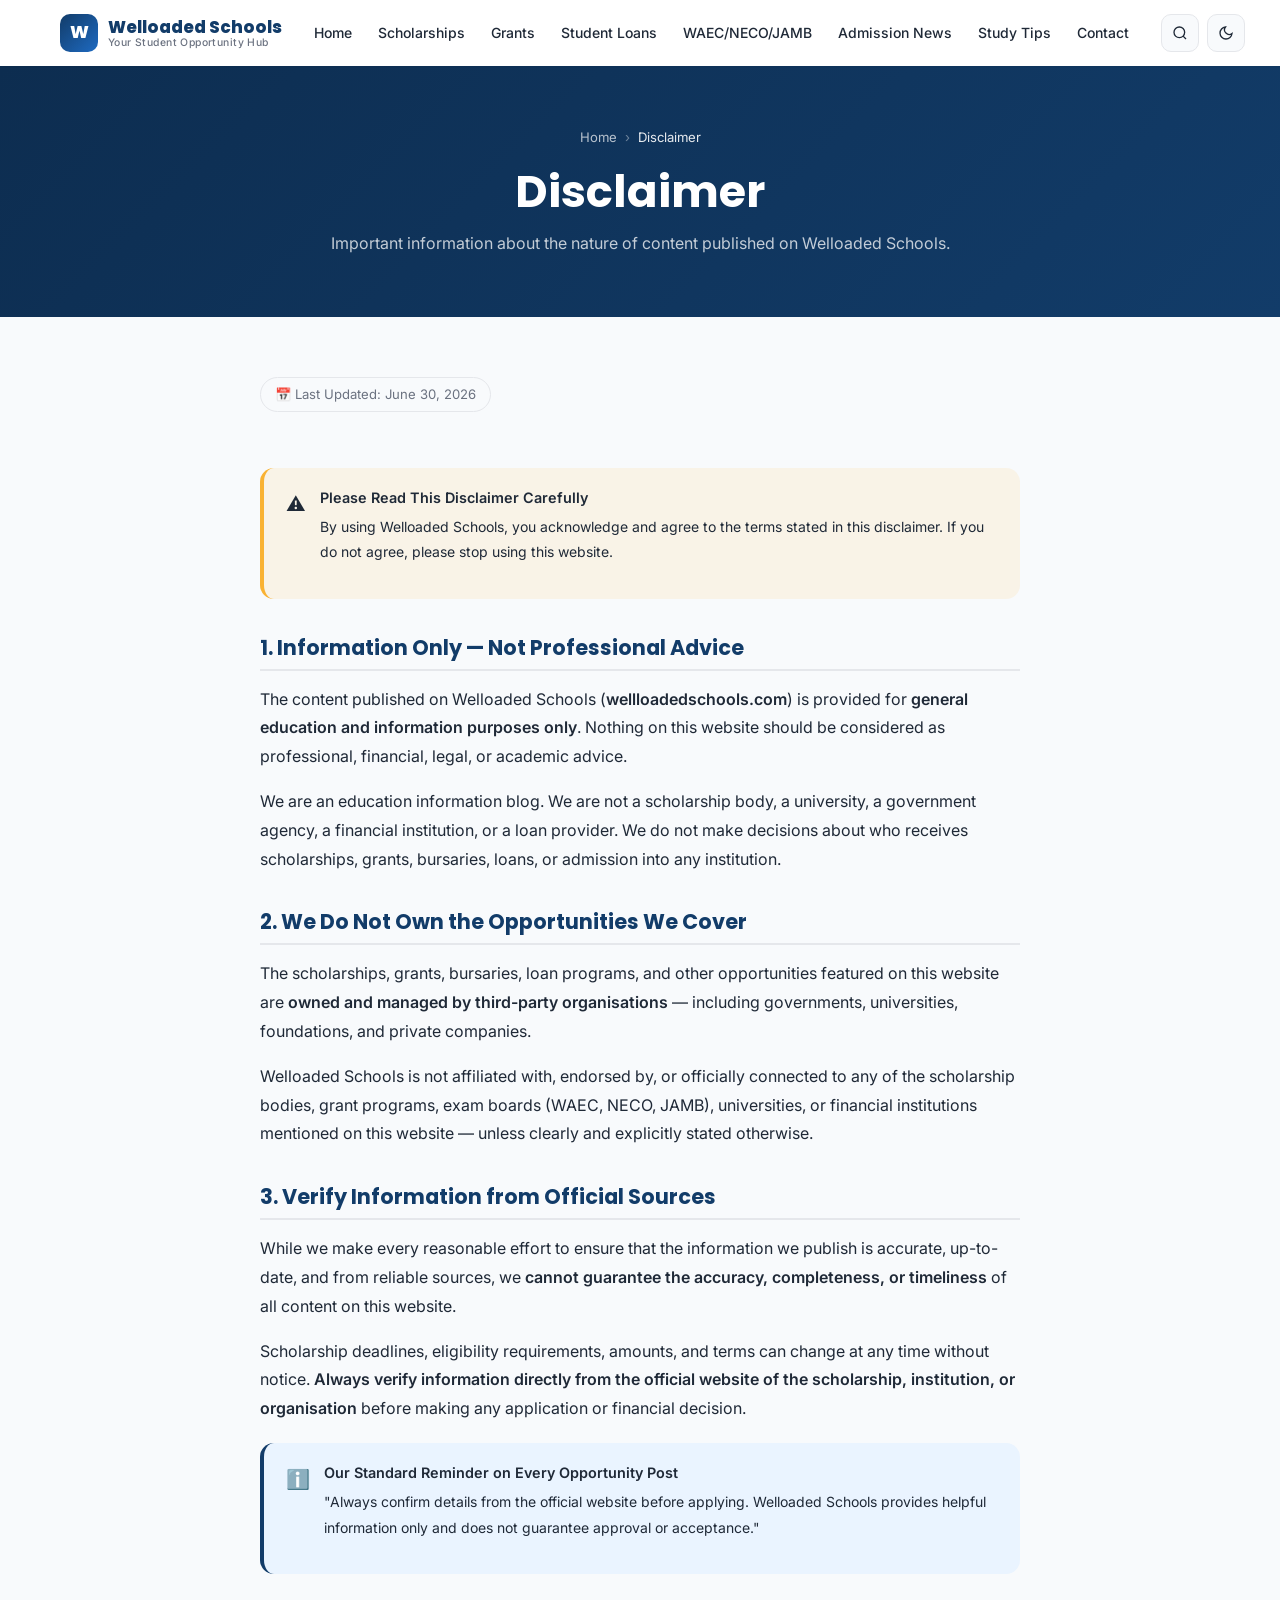
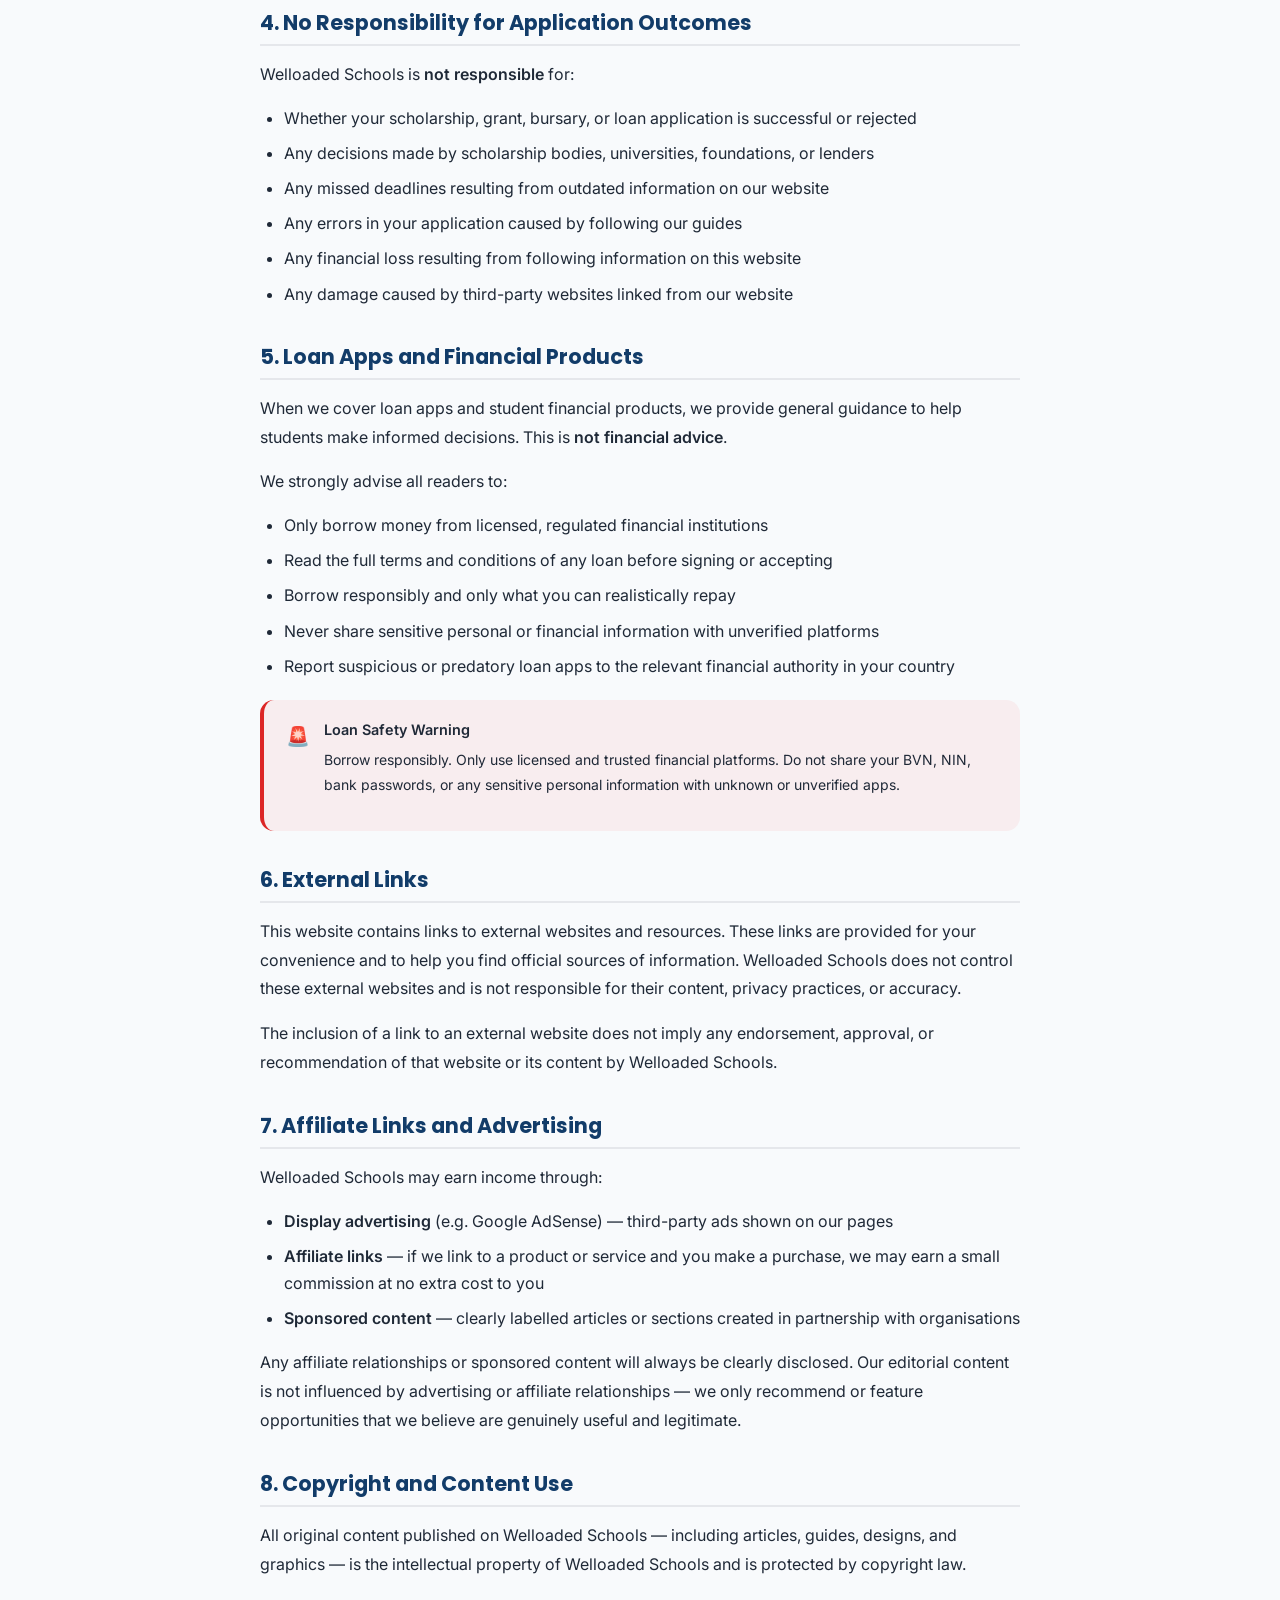
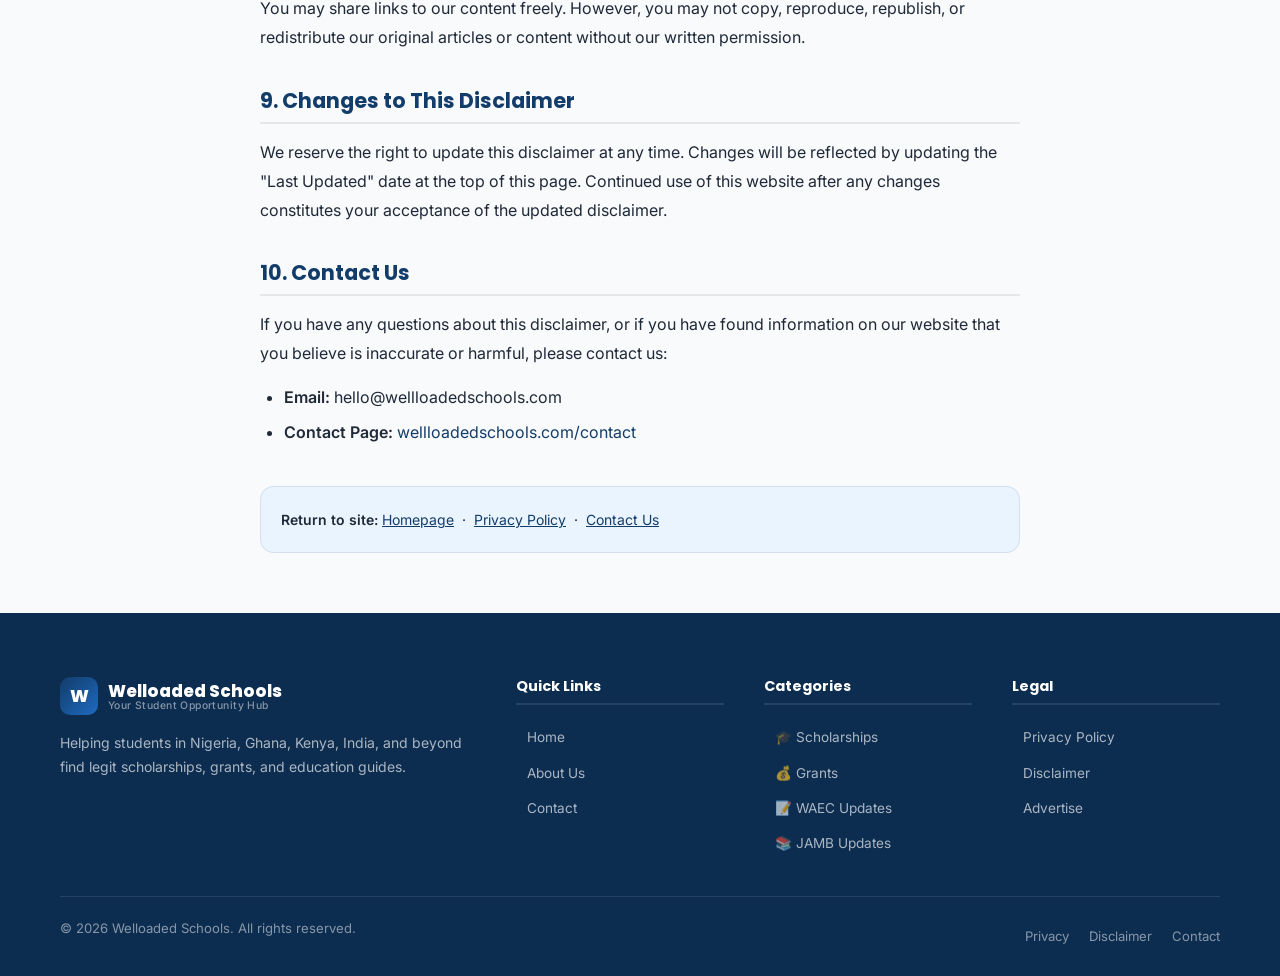
<file: disclaimer.html>
<!DOCTYPE html>
<html lang="en" data-theme="light">
<head>
  <meta charset="UTF-8">
  <meta name="viewport" content="width=device-width, initial-scale=1.0">
  <title>Disclaimer – Welloaded Schools</title>
  <meta name="description" content="Read the Welloaded Schools Disclaimer — our site provides education information only and is not responsible for third-party scholarship, grant, or loan decisions.">
  <link rel="preconnect" href="https://fonts.googleapis.com">
  <link rel="preconnect" href="https://fonts.gstatic.com" crossorigin>
  <link href="https://fonts.googleapis.com/css2?family=Inter:wght@400;500;600&family=Poppins:wght@600;700;800&display=swap" rel="stylesheet">
  <link rel="stylesheet" href="css/style.css">
</head>
<body>

<div id="progress-bar"></div>

<header class="site-header" id="site-header">
  <div class="header-inner">
    <a href="index.html" class="site-logo">
      <div class="logo-icon">W</div>
      <div class="logo-text">
        <span class="logo-name">Welloaded Schools</span>
        <span class="logo-tagline">Your Student Opportunity Hub</span>
      </div>
    </a>
    <nav class="primary-nav">
      <a href="index.html" class="nav-link">Home</a>
      <a href="category.html" class="nav-link">Scholarships</a>
      <a href="category.html" class="nav-link">Grants</a>
      <a href="category.html" class="nav-link">Student Loans</a>
      <a href="category.html" class="nav-link">WAEC/NECO/JAMB</a>
      <a href="category.html" class="nav-link">Admission News</a>
      <a href="category.html" class="nav-link">Study Tips</a>
      <a href="contact.html" class="nav-link">Contact</a>
    </nav>
    <div class="header-actions">
      <button class="search-btn" id="search-btn" aria-label="Search">
        <svg width="16" height="16" fill="none" stroke="currentColor" stroke-width="2" viewBox="0 0 24 24"><circle cx="11" cy="11" r="8"/><path d="m21 21-4.35-4.35"/></svg>
      </button>
      <button class="dark-mode-btn" id="dark-mode-btn" aria-label="Toggle dark mode">
        <svg xmlns="http://www.w3.org/2000/svg" width="16" height="16" viewBox="0 0 24 24" fill="none" stroke="currentColor" stroke-width="2"><path d="M21 12.79A9 9 0 1 1 11.21 3 7 7 0 0 0 21 12.79z"/></svg>
      </button>
      <button class="hamburger" id="hamburger"><span></span><span></span><span></span></button>
    </div>
  </div>
</header>

<div class="mobile-nav-overlay" id="mobile-nav-overlay"></div>
<nav class="mobile-nav" id="mobile-nav">
  <div class="mobile-nav-header">
    <a href="index.html" class="site-logo"><div class="logo-icon">W</div><div class="logo-text"><span class="logo-name">Welloaded Schools</span></div></a>
    <button class="mobile-nav-close" id="mobile-nav-close">✕</button>
  </div>
  <a href="index.html">🏠 Home</a>
  <a href="category.html">🎓 Scholarships</a>
  <a href="about.html">ℹ️ About</a>
  <a href="contact.html">📧 Contact</a>
</nav>

<div class="search-overlay" id="search-overlay">
  <div class="search-box">
    <h3>🔍 Search Welloaded Schools</h3>
    <div class="search-input-wrap">
      <input type="text" id="search-input" placeholder="Search scholarships, grants, JAMB...">
      <button class="btn btn-blue btn-sm" id="search-submit">Search</button>
    </div>
  </div>
  <button class="search-close" id="search-overlay-close">✕</button>
</div>

<!-- HERO -->
<div class="legal-hero">
  <div class="container">
    <nav class="post-breadcrumb" style="justify-content:center;margin-bottom:16px;" aria-label="Breadcrumb">
      <a href="index.html" style="color:rgba(255,255,255,0.7);">Home</a>
      <span style="color:rgba(255,255,255,0.4);">›</span>
      <span style="color:rgba(255,255,255,0.9);">Disclaimer</span>
    </nav>
    <h1>Disclaimer</h1>
    <p>Important information about the nature of content published on Welloaded Schools.</p>
  </div>
</div>

<!-- CONTENT -->
<div class="legal-content">

  <span class="legal-last-updated">📅 Last Updated: June 30, 2026</span>

  <div class="notice-box warning">
    <span class="notice-icon">⚠️</span>
    <div class="notice-body">
      <strong>Please Read This Disclaimer Carefully</strong>
      <p>By using Welloaded Schools, you acknowledge and agree to the terms stated in this disclaimer. If you do not agree, please stop using this website.</p>
    </div>
  </div>

  <h2>1. Information Only — Not Professional Advice</h2>
  <p>The content published on Welloaded Schools (<strong>wellloadedschools.com</strong>) is provided for <strong>general education and information purposes only</strong>. Nothing on this website should be considered as professional, financial, legal, or academic advice.</p>
  <p>We are an education information blog. We are not a scholarship body, a university, a government agency, a financial institution, or a loan provider. We do not make decisions about who receives scholarships, grants, bursaries, loans, or admission into any institution.</p>

  <h2>2. We Do Not Own the Opportunities We Cover</h2>
  <p>The scholarships, grants, bursaries, loan programs, and other opportunities featured on this website are <strong>owned and managed by third-party organisations</strong> — including governments, universities, foundations, and private companies.</p>
  <p>Welloaded Schools is not affiliated with, endorsed by, or officially connected to any of the scholarship bodies, grant programs, exam boards (WAEC, NECO, JAMB), universities, or financial institutions mentioned on this website — unless clearly and explicitly stated otherwise.</p>

  <h2>3. Verify Information from Official Sources</h2>
  <p>While we make every reasonable effort to ensure that the information we publish is accurate, up-to-date, and from reliable sources, we <strong>cannot guarantee the accuracy, completeness, or timeliness</strong> of all content on this website.</p>
  <p>Scholarship deadlines, eligibility requirements, amounts, and terms can change at any time without notice. <strong>Always verify information directly from the official website of the scholarship, institution, or organisation</strong> before making any application or financial decision.</p>

  <div class="notice-box info">
    <span class="notice-icon">ℹ️</span>
    <div class="notice-body">
      <strong>Our Standard Reminder on Every Opportunity Post</strong>
      <p>"Always confirm details from the official website before applying. Welloaded Schools provides helpful information only and does not guarantee approval or acceptance."</p>
    </div>
  </div>

  <h2>4. No Responsibility for Application Outcomes</h2>
  <p>Welloaded Schools is <strong>not responsible</strong> for:</p>
  <ul>
    <li>Whether your scholarship, grant, bursary, or loan application is successful or rejected</li>
    <li>Any decisions made by scholarship bodies, universities, foundations, or lenders</li>
    <li>Any missed deadlines resulting from outdated information on our website</li>
    <li>Any errors in your application caused by following our guides</li>
    <li>Any financial loss resulting from following information on this website</li>
    <li>Any damage caused by third-party websites linked from our website</li>
  </ul>

  <h2>5. Loan Apps and Financial Products</h2>
  <p>When we cover loan apps and student financial products, we provide general guidance to help students make informed decisions. This is <strong>not financial advice</strong>.</p>
  <p>We strongly advise all readers to:</p>
  <ul>
    <li>Only borrow money from licensed, regulated financial institutions</li>
    <li>Read the full terms and conditions of any loan before signing or accepting</li>
    <li>Borrow responsibly and only what you can realistically repay</li>
    <li>Never share sensitive personal or financial information with unverified platforms</li>
    <li>Report suspicious or predatory loan apps to the relevant financial authority in your country</li>
  </ul>

  <div class="notice-box danger">
    <span class="notice-icon">🚨</span>
    <div class="notice-body">
      <strong>Loan Safety Warning</strong>
      <p>Borrow responsibly. Only use licensed and trusted financial platforms. Do not share your BVN, NIN, bank passwords, or any sensitive personal information with unknown or unverified apps.</p>
    </div>
  </div>

  <h2>6. External Links</h2>
  <p>This website contains links to external websites and resources. These links are provided for your convenience and to help you find official sources of information. Welloaded Schools does not control these external websites and is not responsible for their content, privacy practices, or accuracy.</p>
  <p>The inclusion of a link to an external website does not imply any endorsement, approval, or recommendation of that website or its content by Welloaded Schools.</p>

  <h2>7. Affiliate Links and Advertising</h2>
  <p>Welloaded Schools may earn income through:</p>
  <ul>
    <li><strong>Display advertising</strong> (e.g. Google AdSense) — third-party ads shown on our pages</li>
    <li><strong>Affiliate links</strong> — if we link to a product or service and you make a purchase, we may earn a small commission at no extra cost to you</li>
    <li><strong>Sponsored content</strong> — clearly labelled articles or sections created in partnership with organisations</li>
  </ul>
  <p>Any affiliate relationships or sponsored content will always be clearly disclosed. Our editorial content is not influenced by advertising or affiliate relationships — we only recommend or feature opportunities that we believe are genuinely useful and legitimate.</p>

  <h2>8. Copyright and Content Use</h2>
  <p>All original content published on Welloaded Schools — including articles, guides, designs, and graphics — is the intellectual property of Welloaded Schools and is protected by copyright law.</p>
  <p>You may share links to our content freely. However, you may not copy, reproduce, republish, or redistribute our original articles or content without our written permission.</p>

  <h2>9. Changes to This Disclaimer</h2>
  <p>We reserve the right to update this disclaimer at any time. Changes will be reflected by updating the "Last Updated" date at the top of this page. Continued use of this website after any changes constitutes your acceptance of the updated disclaimer.</p>

  <h2>10. Contact Us</h2>
  <p>If you have any questions about this disclaimer, or if you have found information on our website that you believe is inaccurate or harmful, please contact us:</p>
  <ul>
    <li><strong>Email:</strong> hello@wellloadedschools.com</li>
    <li><strong>Contact Page:</strong> <a href="contact.html" style="color:var(--blue);">wellloadedschools.com/contact</a></li>
  </ul>

  <div style="margin-top:40px;padding:20px;background:var(--light-blue);border-radius:var(--radius);border:1px solid rgba(18,60,105,0.1);">
    <p style="margin:0;font-size:0.875rem;color:var(--blue-dark);">
      <strong>Return to site:</strong>
      <a href="index.html" style="color:var(--blue);text-decoration:underline;">Homepage</a> &nbsp;·&nbsp;
      <a href="privacy-policy.html" style="color:var(--blue);text-decoration:underline;">Privacy Policy</a> &nbsp;·&nbsp;
      <a href="contact.html" style="color:var(--blue);text-decoration:underline;">Contact Us</a>
    </p>
  </div>

</div>

<!-- FOOTER -->
<footer class="site-footer">
  <div class="container">
    <div class="footer-inner">
      <div class="footer-brand">
        <a href="index.html" class="site-logo">
          <div class="logo-icon">W</div>
          <div class="logo-text"><span class="logo-name">Welloaded Schools</span><span class="logo-tagline">Your Student Opportunity Hub</span></div>
        </a>
        <p class="footer-desc">Helping students in Nigeria, Ghana, Kenya, India, and beyond find legit scholarships, grants, and education guides.</p>
      </div>
      <div class="footer-col">
        <h4>Quick Links</h4>
        <ul class="footer-links">
          <li><a href="index.html">Home</a></li>
          <li><a href="about.html">About Us</a></li>
          <li><a href="contact.html">Contact</a></li>
        </ul>
      </div>
      <div class="footer-col">
        <h4>Categories</h4>
        <ul class="footer-links">
          <li><a href="category.html">🎓 Scholarships</a></li>
          <li><a href="category.html">💰 Grants</a></li>
          <li><a href="category.html">📝 WAEC Updates</a></li>
          <li><a href="category.html">📚 JAMB Updates</a></li>
        </ul>
      </div>
      <div class="footer-col">
        <h4>Legal</h4>
        <ul class="footer-links">
          <li><a href="privacy-policy.html">Privacy Policy</a></li>
          <li><a href="disclaimer.html">Disclaimer</a></li>
          <li><a href="contact.html">Advertise</a></li>
        </ul>
      </div>
    </div>
    <div class="footer-bottom">
      <p class="footer-copyright">© 2026 Welloaded Schools. All rights reserved.</p>
      <div class="footer-legal"><a href="privacy-policy.html">Privacy</a><a href="disclaimer.html">Disclaimer</a><a href="contact.html">Contact</a></div>
    </div>
  </div>
</footer>

<button id="back-to-top" aria-label="Back to top">
  <svg width="16" height="16" fill="none" stroke="currentColor" stroke-width="2.5" viewBox="0 0 24 24"><path d="m18 15-6-6-6 6"/></svg>
</button>

<script src="js/main.js"></script>
</body>
</html>
</file>
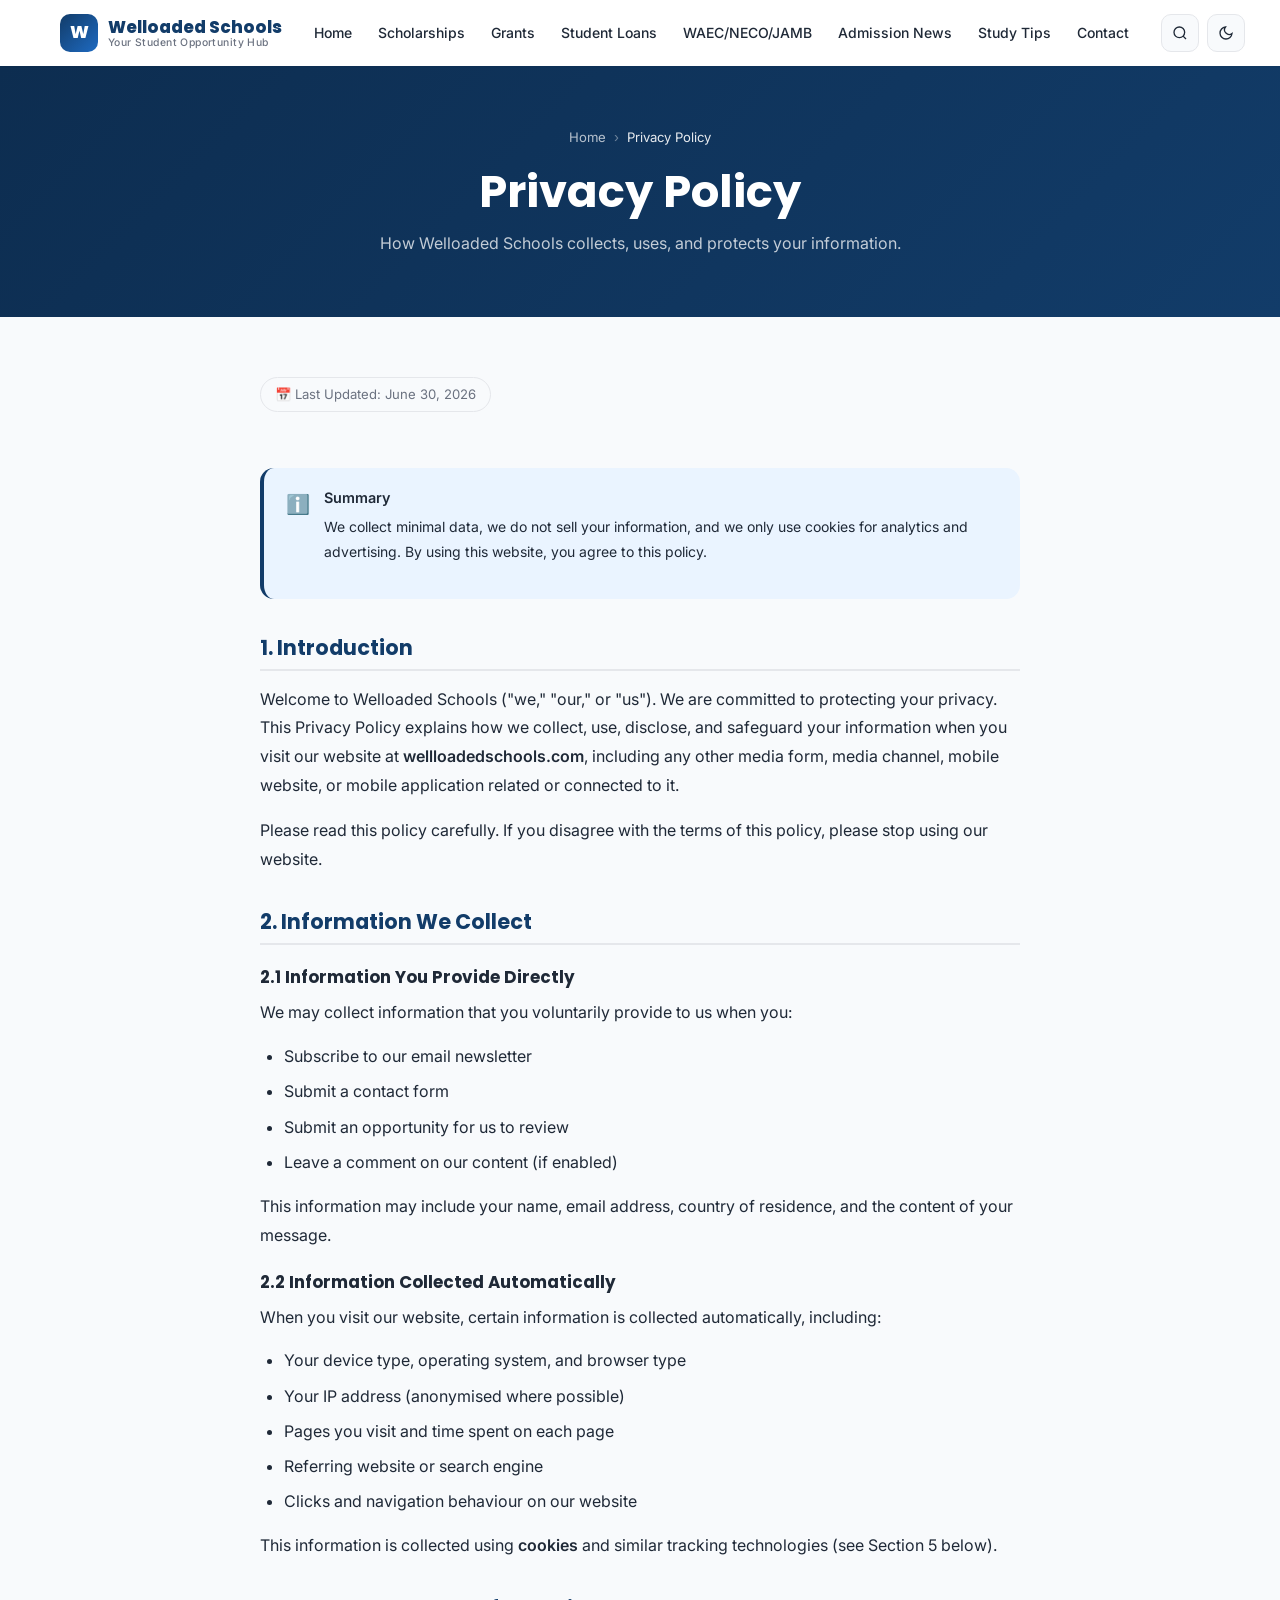
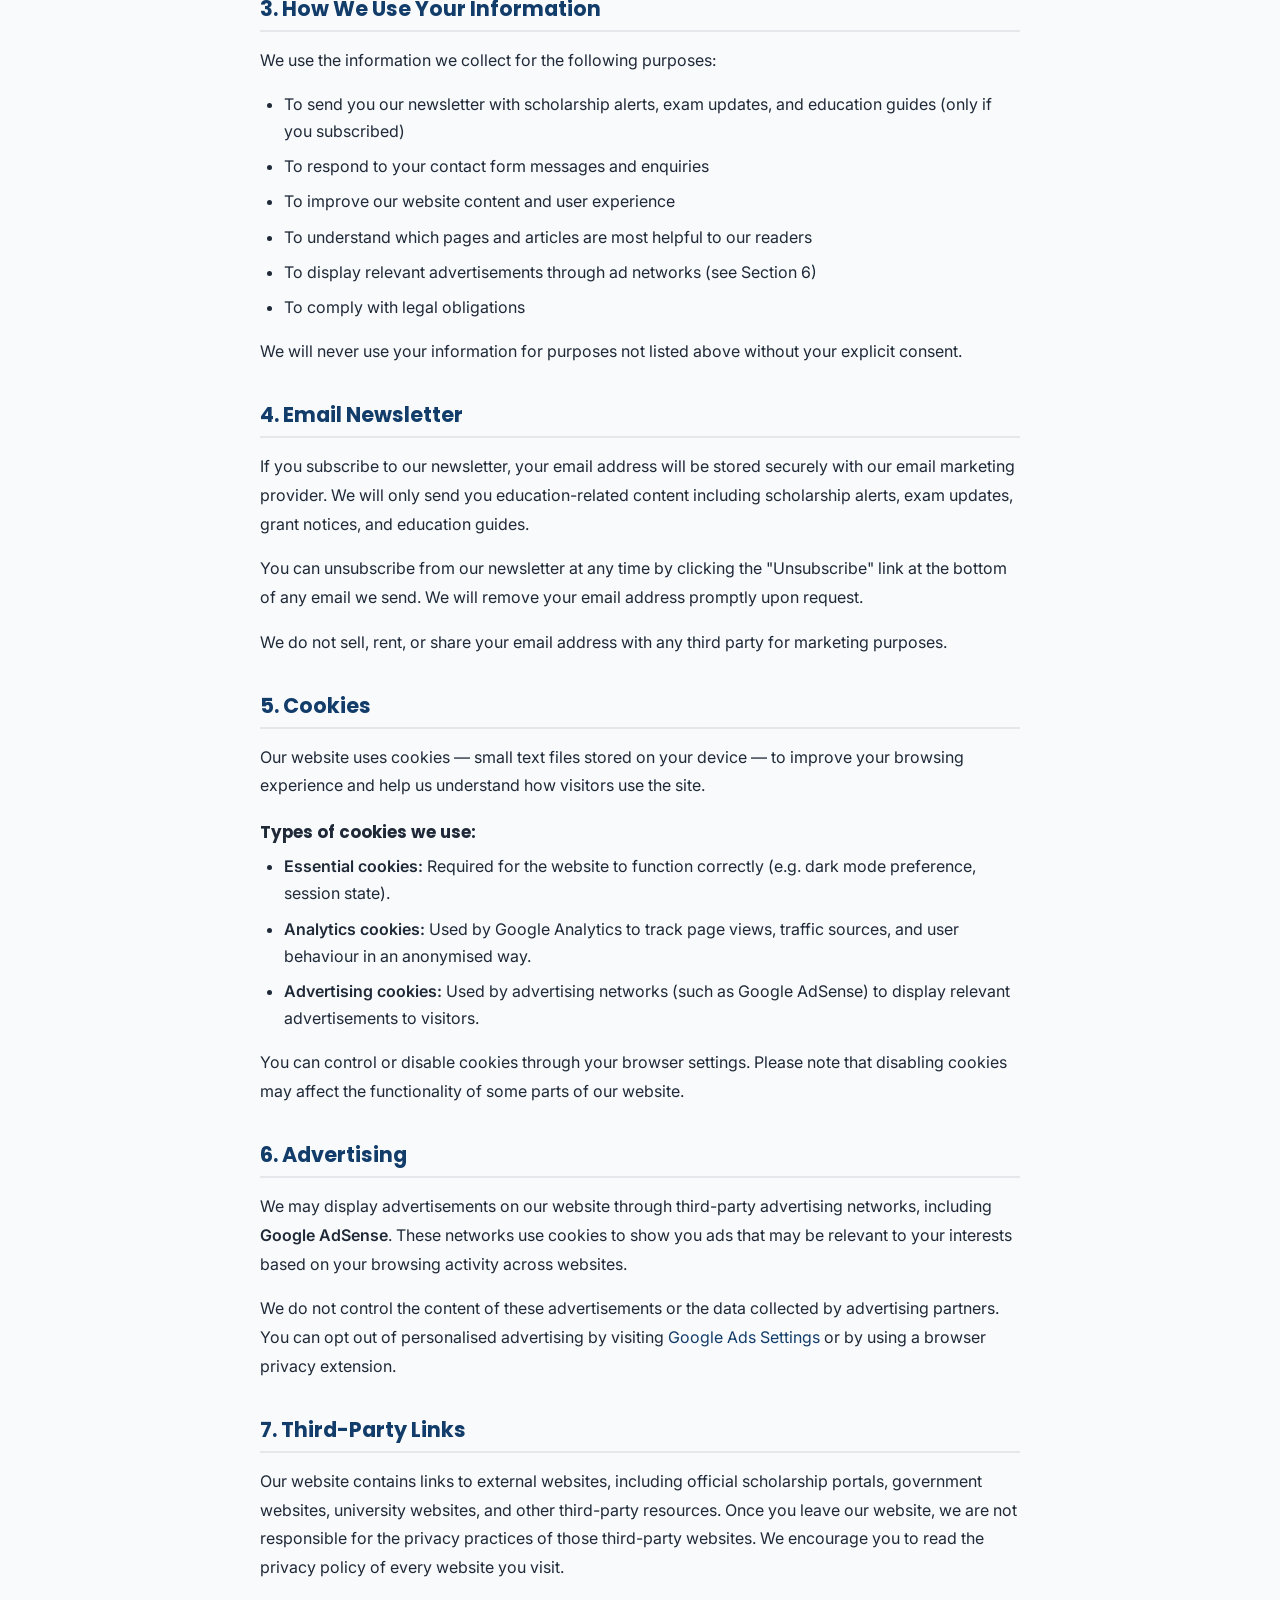
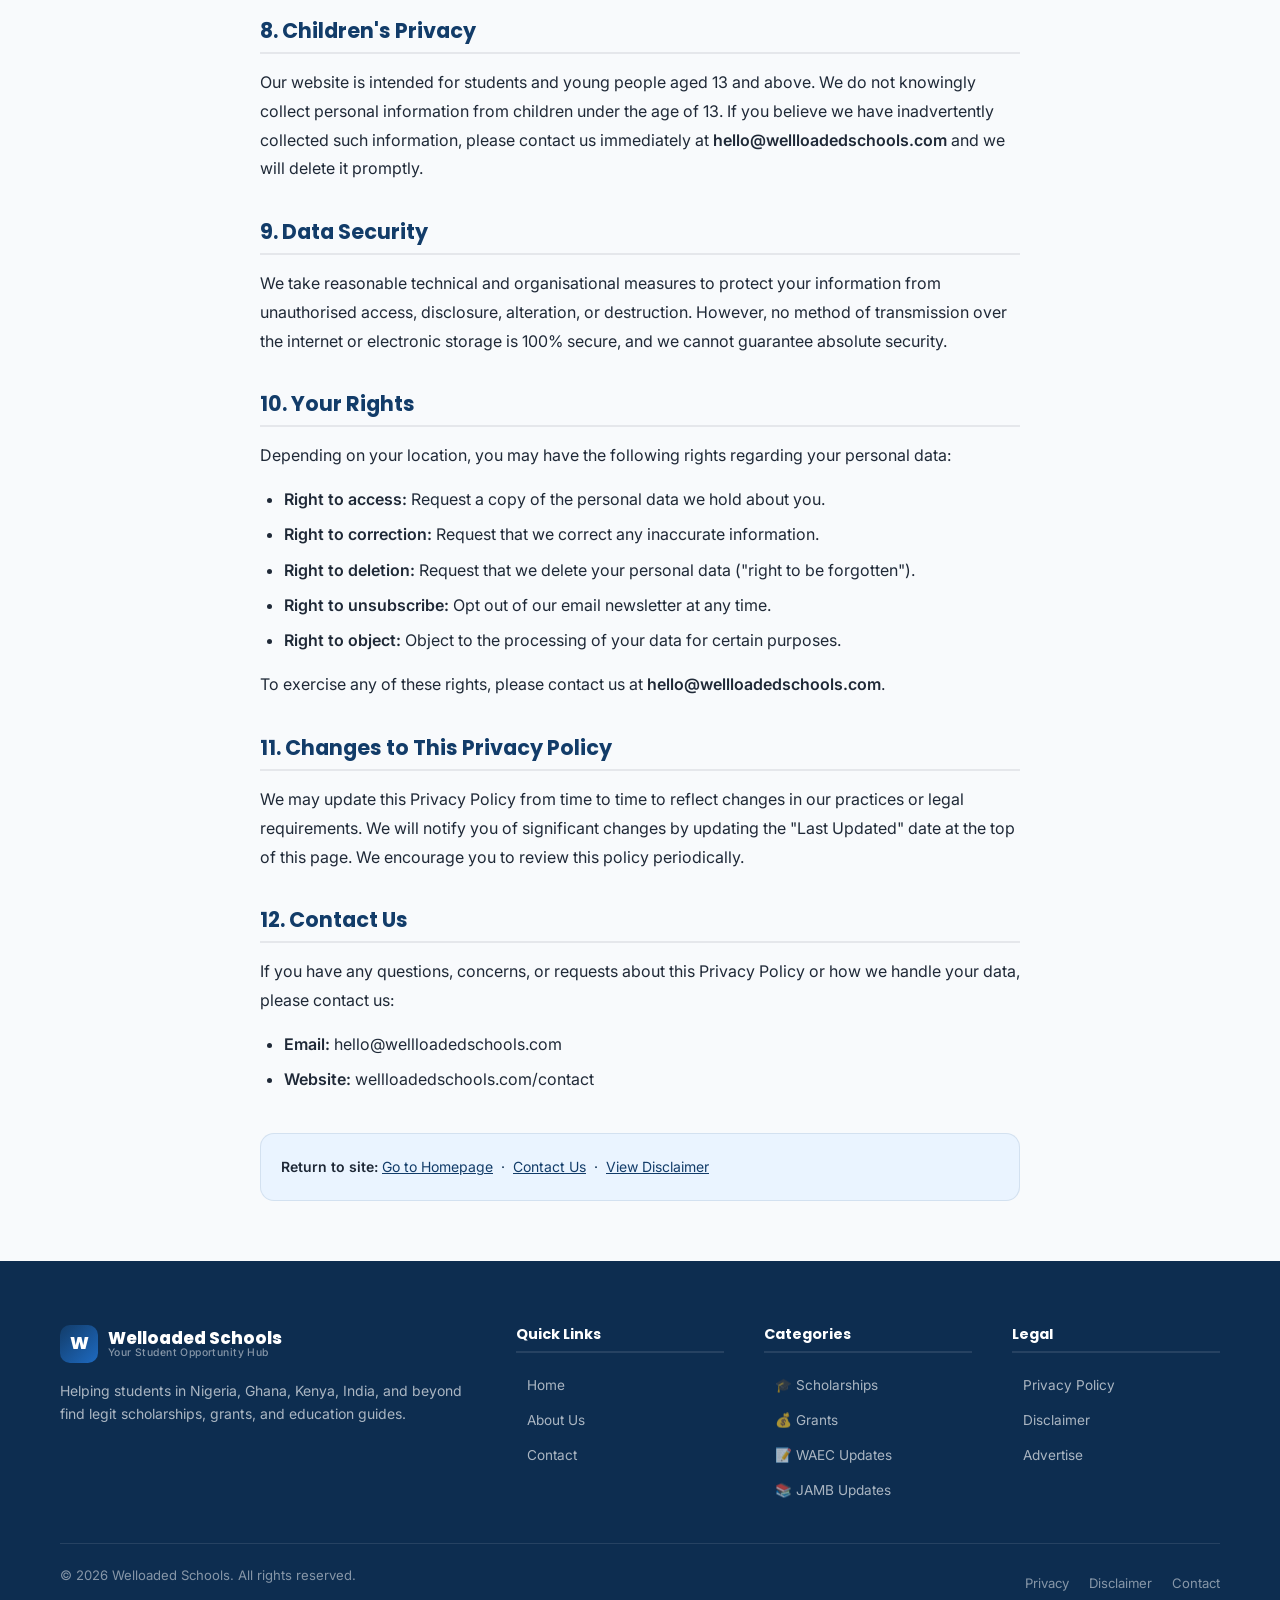
<file: privacy-policy.html>
<!DOCTYPE html>
<html lang="en" data-theme="light">
<head>
  <meta charset="UTF-8">
  <meta name="viewport" content="width=device-width, initial-scale=1.0">
  <title>Privacy Policy – Welloaded Schools</title>
  <meta name="description" content="Read the Welloaded Schools Privacy Policy — how we collect, use, and protect your information when you use our website.">
  <link rel="preconnect" href="https://fonts.googleapis.com">
  <link rel="preconnect" href="https://fonts.gstatic.com" crossorigin>
  <link href="https://fonts.googleapis.com/css2?family=Inter:wght@400;500;600&family=Poppins:wght@600;700;800&display=swap" rel="stylesheet">
  <link rel="stylesheet" href="css/style.css">
</head>
<body>

<div id="progress-bar"></div>

<header class="site-header" id="site-header">
  <div class="header-inner">
    <a href="index.html" class="site-logo">
      <div class="logo-icon">W</div>
      <div class="logo-text">
        <span class="logo-name">Welloaded Schools</span>
        <span class="logo-tagline">Your Student Opportunity Hub</span>
      </div>
    </a>
    <nav class="primary-nav">
      <a href="index.html" class="nav-link">Home</a>
      <a href="category.html" class="nav-link">Scholarships</a>
      <a href="category.html" class="nav-link">Grants</a>
      <a href="category.html" class="nav-link">Student Loans</a>
      <a href="category.html" class="nav-link">WAEC/NECO/JAMB</a>
      <a href="category.html" class="nav-link">Admission News</a>
      <a href="category.html" class="nav-link">Study Tips</a>
      <a href="contact.html" class="nav-link">Contact</a>
    </nav>
    <div class="header-actions">
      <button class="search-btn" id="search-btn" aria-label="Search">
        <svg width="16" height="16" fill="none" stroke="currentColor" stroke-width="2" viewBox="0 0 24 24"><circle cx="11" cy="11" r="8"/><path d="m21 21-4.35-4.35"/></svg>
      </button>
      <button class="dark-mode-btn" id="dark-mode-btn" aria-label="Toggle dark mode">
        <svg xmlns="http://www.w3.org/2000/svg" width="16" height="16" viewBox="0 0 24 24" fill="none" stroke="currentColor" stroke-width="2"><path d="M21 12.79A9 9 0 1 1 11.21 3 7 7 0 0 0 21 12.79z"/></svg>
      </button>
      <button class="hamburger" id="hamburger"><span></span><span></span><span></span></button>
    </div>
  </div>
</header>

<div class="mobile-nav-overlay" id="mobile-nav-overlay"></div>
<nav class="mobile-nav" id="mobile-nav">
  <div class="mobile-nav-header">
    <a href="index.html" class="site-logo"><div class="logo-icon">W</div><div class="logo-text"><span class="logo-name">Welloaded Schools</span></div></a>
    <button class="mobile-nav-close" id="mobile-nav-close">✕</button>
  </div>
  <a href="index.html">🏠 Home</a>
  <a href="category.html">🎓 Scholarships</a>
  <a href="about.html">ℹ️ About</a>
  <a href="contact.html">📧 Contact</a>
</nav>

<div class="search-overlay" id="search-overlay">
  <div class="search-box">
    <h3>🔍 Search Welloaded Schools</h3>
    <div class="search-input-wrap">
      <input type="text" id="search-input" placeholder="Search scholarships, grants, JAMB...">
      <button class="btn btn-blue btn-sm" id="search-submit">Search</button>
    </div>
  </div>
  <button class="search-close" id="search-overlay-close">✕</button>
</div>

<!-- HERO -->
<div class="legal-hero">
  <div class="container">
    <nav class="post-breadcrumb" style="justify-content:center;margin-bottom:16px;" aria-label="Breadcrumb">
      <a href="index.html" style="color:rgba(255,255,255,0.7);">Home</a>
      <span style="color:rgba(255,255,255,0.4);">›</span>
      <span style="color:rgba(255,255,255,0.9);">Privacy Policy</span>
    </nav>
    <h1>Privacy Policy</h1>
    <p>How Welloaded Schools collects, uses, and protects your information.</p>
  </div>
</div>

<!-- CONTENT -->
<div class="legal-content">

  <span class="legal-last-updated">📅 Last Updated: June 30, 2026</span>

  <div class="notice-box info">
    <span class="notice-icon">ℹ️</span>
    <div class="notice-body">
      <strong>Summary</strong>
      <p>We collect minimal data, we do not sell your information, and we only use cookies for analytics and advertising. By using this website, you agree to this policy.</p>
    </div>
  </div>

  <h2>1. Introduction</h2>
  <p>Welcome to Welloaded Schools ("we," "our," or "us"). We are committed to protecting your privacy. This Privacy Policy explains how we collect, use, disclose, and safeguard your information when you visit our website at <strong>wellloadedschools.com</strong>, including any other media form, media channel, mobile website, or mobile application related or connected to it.</p>
  <p>Please read this policy carefully. If you disagree with the terms of this policy, please stop using our website.</p>

  <h2>2. Information We Collect</h2>

  <h3>2.1 Information You Provide Directly</h3>
  <p>We may collect information that you voluntarily provide to us when you:</p>
  <ul>
    <li>Subscribe to our email newsletter</li>
    <li>Submit a contact form</li>
    <li>Submit an opportunity for us to review</li>
    <li>Leave a comment on our content (if enabled)</li>
  </ul>
  <p>This information may include your name, email address, country of residence, and the content of your message.</p>

  <h3>2.2 Information Collected Automatically</h3>
  <p>When you visit our website, certain information is collected automatically, including:</p>
  <ul>
    <li>Your device type, operating system, and browser type</li>
    <li>Your IP address (anonymised where possible)</li>
    <li>Pages you visit and time spent on each page</li>
    <li>Referring website or search engine</li>
    <li>Clicks and navigation behaviour on our website</li>
  </ul>
  <p>This information is collected using <strong>cookies</strong> and similar tracking technologies (see Section 5 below).</p>

  <h2>3. How We Use Your Information</h2>
  <p>We use the information we collect for the following purposes:</p>
  <ul>
    <li>To send you our newsletter with scholarship alerts, exam updates, and education guides (only if you subscribed)</li>
    <li>To respond to your contact form messages and enquiries</li>
    <li>To improve our website content and user experience</li>
    <li>To understand which pages and articles are most helpful to our readers</li>
    <li>To display relevant advertisements through ad networks (see Section 6)</li>
    <li>To comply with legal obligations</li>
  </ul>
  <p>We will never use your information for purposes not listed above without your explicit consent.</p>

  <h2>4. Email Newsletter</h2>
  <p>If you subscribe to our newsletter, your email address will be stored securely with our email marketing provider. We will only send you education-related content including scholarship alerts, exam updates, grant notices, and education guides.</p>
  <p>You can unsubscribe from our newsletter at any time by clicking the "Unsubscribe" link at the bottom of any email we send. We will remove your email address promptly upon request.</p>
  <p>We do not sell, rent, or share your email address with any third party for marketing purposes.</p>

  <h2>5. Cookies</h2>
  <p>Our website uses cookies — small text files stored on your device — to improve your browsing experience and help us understand how visitors use the site.</p>

  <h3>Types of cookies we use:</h3>
  <ul>
    <li><strong>Essential cookies:</strong> Required for the website to function correctly (e.g. dark mode preference, session state).</li>
    <li><strong>Analytics cookies:</strong> Used by Google Analytics to track page views, traffic sources, and user behaviour in an anonymised way.</li>
    <li><strong>Advertising cookies:</strong> Used by advertising networks (such as Google AdSense) to display relevant advertisements to visitors.</li>
  </ul>
  <p>You can control or disable cookies through your browser settings. Please note that disabling cookies may affect the functionality of some parts of our website.</p>

  <h2>6. Advertising</h2>
  <p>We may display advertisements on our website through third-party advertising networks, including <strong>Google AdSense</strong>. These networks use cookies to show you ads that may be relevant to your interests based on your browsing activity across websites.</p>
  <p>We do not control the content of these advertisements or the data collected by advertising partners. You can opt out of personalised advertising by visiting <a href="https://www.google.com/settings/ads" style="color:var(--blue);">Google Ads Settings</a> or by using a browser privacy extension.</p>

  <h2>7. Third-Party Links</h2>
  <p>Our website contains links to external websites, including official scholarship portals, government websites, university websites, and other third-party resources. Once you leave our website, we are not responsible for the privacy practices of those third-party websites. We encourage you to read the privacy policy of every website you visit.</p>

  <h2>8. Children's Privacy</h2>
  <p>Our website is intended for students and young people aged 13 and above. We do not knowingly collect personal information from children under the age of 13. If you believe we have inadvertently collected such information, please contact us immediately at <strong>hello@wellloadedschools.com</strong> and we will delete it promptly.</p>

  <h2>9. Data Security</h2>
  <p>We take reasonable technical and organisational measures to protect your information from unauthorised access, disclosure, alteration, or destruction. However, no method of transmission over the internet or electronic storage is 100% secure, and we cannot guarantee absolute security.</p>

  <h2>10. Your Rights</h2>
  <p>Depending on your location, you may have the following rights regarding your personal data:</p>
  <ul>
    <li><strong>Right to access:</strong> Request a copy of the personal data we hold about you.</li>
    <li><strong>Right to correction:</strong> Request that we correct any inaccurate information.</li>
    <li><strong>Right to deletion:</strong> Request that we delete your personal data ("right to be forgotten").</li>
    <li><strong>Right to unsubscribe:</strong> Opt out of our email newsletter at any time.</li>
    <li><strong>Right to object:</strong> Object to the processing of your data for certain purposes.</li>
  </ul>
  <p>To exercise any of these rights, please contact us at <strong>hello@wellloadedschools.com</strong>.</p>

  <h2>11. Changes to This Privacy Policy</h2>
  <p>We may update this Privacy Policy from time to time to reflect changes in our practices or legal requirements. We will notify you of significant changes by updating the "Last Updated" date at the top of this page. We encourage you to review this policy periodically.</p>

  <h2>12. Contact Us</h2>
  <p>If you have any questions, concerns, or requests about this Privacy Policy or how we handle your data, please contact us:</p>
  <ul>
    <li><strong>Email:</strong> hello@wellloadedschools.com</li>
    <li><strong>Website:</strong> wellloadedschools.com/contact</li>
  </ul>

  <div style="margin-top:40px;padding:20px;background:var(--light-blue);border-radius:var(--radius);border:1px solid rgba(18,60,105,0.1);">
    <p style="margin:0;font-size:0.875rem;color:var(--blue-dark);">
      <strong>Return to site:</strong> <a href="index.html" style="color:var(--blue);text-decoration:underline;">Go to Homepage</a> &nbsp;·&nbsp; <a href="contact.html" style="color:var(--blue);text-decoration:underline;">Contact Us</a> &nbsp;·&nbsp; <a href="disclaimer.html" style="color:var(--blue);text-decoration:underline;">View Disclaimer</a>
    </p>
  </div>

</div>

<!-- FOOTER -->
<footer class="site-footer">
  <div class="container">
    <div class="footer-inner">
      <div class="footer-brand">
        <a href="index.html" class="site-logo">
          <div class="logo-icon">W</div>
          <div class="logo-text"><span class="logo-name">Welloaded Schools</span><span class="logo-tagline">Your Student Opportunity Hub</span></div>
        </a>
        <p class="footer-desc">Helping students in Nigeria, Ghana, Kenya, India, and beyond find legit scholarships, grants, and education guides.</p>
      </div>
      <div class="footer-col">
        <h4>Quick Links</h4>
        <ul class="footer-links">
          <li><a href="index.html">Home</a></li>
          <li><a href="about.html">About Us</a></li>
          <li><a href="contact.html">Contact</a></li>
        </ul>
      </div>
      <div class="footer-col">
        <h4>Categories</h4>
        <ul class="footer-links">
          <li><a href="category.html">🎓 Scholarships</a></li>
          <li><a href="category.html">💰 Grants</a></li>
          <li><a href="category.html">📝 WAEC Updates</a></li>
          <li><a href="category.html">📚 JAMB Updates</a></li>
        </ul>
      </div>
      <div class="footer-col">
        <h4>Legal</h4>
        <ul class="footer-links">
          <li><a href="privacy-policy.html">Privacy Policy</a></li>
          <li><a href="disclaimer.html">Disclaimer</a></li>
          <li><a href="contact.html">Advertise</a></li>
        </ul>
      </div>
    </div>
    <div class="footer-bottom">
      <p class="footer-copyright">© 2026 Welloaded Schools. All rights reserved.</p>
      <div class="footer-legal"><a href="privacy-policy.html">Privacy</a><a href="disclaimer.html">Disclaimer</a><a href="contact.html">Contact</a></div>
    </div>
  </div>
</footer>

<button id="back-to-top" aria-label="Back to top">
  <svg width="16" height="16" fill="none" stroke="currentColor" stroke-width="2.5" viewBox="0 0 24 24"><path d="m18 15-6-6-6 6"/></svg>
</button>

<script src="js/main.js"></script>
</body>
</html>
</file>
<file: css/style.css>
/* ============================================================
   WELLOADED SCHOOLS — Student Opportunity Hub
   Premium Theme | Mobile-First | SEO-Optimized
   ============================================================ */

/* --- Google Fonts loaded in HTML --- */

/* ============================================================
   1. CSS VARIABLES
   ============================================================ */
:root {
  --blue:        #123C69;
  --blue-dark:   #0d2d50;
  --blue-mid:    #1a5296;
  --blue-light:  #1e6ac1;
  --green:       #0E9F6E;
  --green-dark:  #0a7a55;
  --green-light: #12c285;
  --yellow:      #F9B233;
  --yellow-dark: #e09520;
  --light-blue:  #EAF4FF;
  --text-dark:   #1F2937;
  --text-muted:  #6B7280;
  --text-light:  #9CA3AF;
  --bg:          #F8FAFC;
  --bg-alt:      #EFF6FF;
  --white:       #FFFFFF;
  --border:      #E5E7EB;
  --border-light:#F3F4F6;

  --shadow-xs: 0 1px 2px rgba(0,0,0,0.05);
  --shadow-sm: 0 2px 8px rgba(18,60,105,0.08);
  --shadow:    0 4px 16px rgba(18,60,105,0.10);
  --shadow-md: 0 8px 24px rgba(18,60,105,0.13);
  --shadow-lg: 0 16px 40px rgba(18,60,105,0.15);

  --radius-xs: 6px;
  --radius-sm: 10px;
  --radius:    14px;
  --radius-lg: 20px;
  --radius-xl: 28px;
  --radius-full: 9999px;

  --transition: all 0.25s ease;
  --transition-slow: all 0.4s ease;

  --font-heading: 'Poppins', sans-serif;
  --font-body:    'Inter', sans-serif;

  --max-w: 1200px;
  --section-py: 64px;
}

/* Dark Mode Variables */
[data-theme="dark"] {
  --bg:         #0f172a;
  --bg-alt:     #1e293b;
  --white:      #1e293b;
  --text-dark:  #f1f5f9;
  --text-muted: #94a3b8;
  --text-light: #64748b;
  --border:     #334155;
  --border-light:#1e293b;
  --light-blue: #1e3a5f;
  --shadow-sm:  0 2px 8px rgba(0,0,0,0.3);
  --shadow:     0 4px 16px rgba(0,0,0,0.4);
  --shadow-md:  0 8px 24px rgba(0,0,0,0.45);
}

/* ============================================================
   2. RESET & BASE
   ============================================================ */
*, *::before, *::after {
  box-sizing: border-box;
  margin: 0;
  padding: 0;
}

html {
  scroll-behavior: smooth;
  font-size: 16px;
}

body {
  font-family: var(--font-body);
  color: var(--text-dark);
  background: var(--bg);
  line-height: 1.7;
  -webkit-font-smoothing: antialiased;
  -moz-osx-font-smoothing: grayscale;
  transition: background 0.3s ease, color 0.3s ease;
}

img {
  max-width: 100%;
  height: auto;
  display: block;
}

a {
  color: inherit;
  text-decoration: none;
  transition: var(--transition);
}

ul, ol { list-style: none; }

button, input, select, textarea {
  font-family: var(--font-body);
  font-size: inherit;
}

button { cursor: pointer; border: none; background: none; }

/* ============================================================
   3. TYPOGRAPHY
   ============================================================ */
h1, h2, h3, h4, h5, h6 {
  font-family: var(--font-heading);
  font-weight: 700;
  line-height: 1.25;
  color: var(--text-dark);
}

h1 { font-size: clamp(1.75rem, 4vw, 2.8rem); }
h2 { font-size: clamp(1.4rem, 3vw, 2rem); }
h3 { font-size: clamp(1.1rem, 2vw, 1.4rem); }
h4 { font-size: 1.1rem; }
h5 { font-size: 1rem; }

p { margin-bottom: 1rem; color: var(--text-muted); }
p:last-child { margin-bottom: 0; }

strong { color: var(--text-dark); font-weight: 600; }

/* ============================================================
   4. UTILITIES
   ============================================================ */
.container {
  max-width: var(--max-w);
  margin: 0 auto;
  padding: 0 20px;
}

.section { padding: var(--section-py) 0; }
.section-alt { background: var(--bg-alt); }
.section-dark { background: var(--blue-dark); }

.section-header {
  text-align: center;
  margin-bottom: 48px;
}

.section-badge {
  display: inline-flex;
  align-items: center;
  gap: 6px;
  background: var(--light-blue);
  color: var(--blue);
  font-size: 0.75rem;
  font-weight: 600;
  letter-spacing: 0.08em;
  text-transform: uppercase;
  padding: 6px 14px;
  border-radius: var(--radius-full);
  margin-bottom: 12px;
}

[data-theme="dark"] .section-badge {
  background: rgba(18,60,105,0.4);
  color: #93c5fd;
}

.section-title {
  font-size: clamp(1.5rem, 3vw, 2.1rem);
  margin-bottom: 12px;
}

.section-title span {
  color: var(--green);
}

.section-subtitle {
  color: var(--text-muted);
  max-width: 560px;
  margin: 0 auto;
  font-size: 1rem;
}

.grid-2 { display: grid; grid-template-columns: repeat(2, 1fr); gap: 24px; }
.grid-3 { display: grid; grid-template-columns: repeat(3, 1fr); gap: 24px; }
.grid-4 { display: grid; grid-template-columns: repeat(4, 1fr); gap: 24px; }

/* Buttons */
.btn {
  display: inline-flex;
  align-items: center;
  justify-content: center;
  gap: 8px;
  padding: 13px 28px;
  border-radius: var(--radius-full);
  font-weight: 600;
  font-size: 0.95rem;
  transition: var(--transition);
  white-space: nowrap;
  line-height: 1;
}

.btn-primary {
  background: var(--green);
  color: var(--white);
  box-shadow: 0 4px 14px rgba(14,159,110,0.35);
}

.btn-primary:hover {
  background: var(--green-dark);
  box-shadow: 0 6px 20px rgba(14,159,110,0.45);
  transform: translateY(-1px);
}

.btn-outline {
  background: transparent;
  color: var(--white);
  border: 2px solid rgba(255,255,255,0.7);
}

.btn-outline:hover {
  background: rgba(255,255,255,0.15);
  border-color: var(--white);
}

.btn-blue {
  background: var(--blue);
  color: var(--white);
  box-shadow: 0 4px 14px rgba(18,60,105,0.3);
}

.btn-blue:hover {
  background: var(--blue-dark);
  transform: translateY(-1px);
}

.btn-yellow {
  background: var(--yellow);
  color: var(--blue-dark);
  font-weight: 700;
  box-shadow: 0 4px 14px rgba(249,178,51,0.35);
}

.btn-yellow:hover {
  background: var(--yellow-dark);
  transform: translateY(-1px);
}

.btn-sm {
  padding: 8px 18px;
  font-size: 0.85rem;
}

.btn-lg {
  padding: 16px 36px;
  font-size: 1.05rem;
}

/* Tags & Badges */
.tag {
  display: inline-flex;
  align-items: center;
  gap: 5px;
  font-size: 0.72rem;
  font-weight: 700;
  letter-spacing: 0.06em;
  text-transform: uppercase;
  padding: 4px 10px;
  border-radius: var(--radius-full);
}

.tag-blue    { background: var(--light-blue); color: var(--blue); }
.tag-green   { background: rgba(14,159,110,0.1); color: var(--green-dark); }
.tag-yellow  { background: rgba(249,178,51,0.15); color: #c47d00; }
.tag-orange  { background: rgba(249,115,22,0.1); color: #c2410c; }
.tag-purple  { background: rgba(139,92,246,0.1); color: #6d28d9; }
.tag-red     { background: rgba(239,68,68,0.1); color: #dc2626; }

[data-theme="dark"] .tag-blue   { background: rgba(30,99,177,0.25); color: #93c5fd; }
[data-theme="dark"] .tag-green  { background: rgba(14,159,110,0.2); color: #34d399; }

/* Cards */
.card {
  background: var(--white);
  border-radius: var(--radius);
  box-shadow: var(--shadow-sm);
  border: 1px solid var(--border-light);
  overflow: hidden;
  transition: var(--transition);
}

.card:hover {
  box-shadow: var(--shadow-md);
  transform: translateY(-4px);
}

/* ============================================================
   5. READING PROGRESS BAR
   ============================================================ */
#progress-bar {
  position: fixed;
  top: 0;
  left: 0;
  height: 3px;
  width: 0%;
  background: linear-gradient(90deg, var(--green), var(--yellow));
  z-index: 9999;
  transition: width 0.1s linear;
}

/* ============================================================
   6. ANNOUNCEMENT BAR
   ============================================================ */
.announcement-bar {
  background: linear-gradient(90deg, var(--blue-dark), var(--blue), var(--blue-mid));
  color: var(--white);
  font-size: 0.82rem;
  font-weight: 500;
  padding: 10px 0;
  overflow: hidden;
  position: relative;
}

.announcement-bar .container {
  display: flex;
  align-items: center;
  justify-content: space-between;
  gap: 20px;
}

.announcement-scroll {
  display: flex;
  align-items: center;
  gap: 8px;
  flex: 1;
  overflow: hidden;
}

.announcement-dot {
  width: 6px;
  height: 6px;
  background: var(--yellow);
  border-radius: 50%;
  flex-shrink: 0;
  animation: pulse-dot 1.5s infinite;
}

@keyframes pulse-dot {
  0%, 100% { opacity: 1; transform: scale(1); }
  50%       { opacity: 0.5; transform: scale(0.7); }
}

.announcement-text {
  white-space: nowrap;
  animation: marquee 30s linear infinite;
}

@keyframes marquee {
  0%   { transform: translateX(100%); }
  100% { transform: translateX(-100%); }
}

.announcement-close {
  color: rgba(255,255,255,0.7);
  background: none;
  border: none;
  cursor: pointer;
  font-size: 1rem;
  padding: 2px 6px;
  flex-shrink: 0;
  transition: var(--transition);
}

.announcement-close:hover { color: var(--white); }

/* ============================================================
   7. HEADER / NAVIGATION
   ============================================================ */
.site-header {
  background: var(--white);
  box-shadow: var(--shadow-xs);
  position: sticky;
  top: 0;
  z-index: 900;
  transition: box-shadow 0.3s ease, background 0.3s ease;
}

.site-header.scrolled {
  box-shadow: var(--shadow-sm);
}

.header-inner {
  display: flex;
  align-items: center;
  justify-content: space-between;
  padding: 14px 20px;
  max-width: var(--max-w);
  margin: 0 auto;
  gap: 20px;
}

/* Logo */
.site-logo {
  display: flex;
  align-items: center;
  gap: 10px;
  flex-shrink: 0;
}

.logo-icon {
  width: 38px;
  height: 38px;
  background: linear-gradient(135deg, var(--blue), var(--blue-light));
  border-radius: 10px;
  display: flex;
  align-items: center;
  justify-content: center;
  color: var(--white);
  font-weight: 800;
  font-family: var(--font-heading);
  font-size: 1.1rem;
  flex-shrink: 0;
}

.logo-text {
  display: flex;
  flex-direction: column;
  line-height: 1.1;
}

.logo-name {
  font-family: var(--font-heading);
  font-weight: 800;
  font-size: 1.05rem;
  color: var(--blue);
}

.logo-tagline {
  font-size: 0.65rem;
  color: var(--text-muted);
  font-weight: 500;
  letter-spacing: 0.04em;
}

/* Primary Nav */
.primary-nav {
  display: flex;
  align-items: center;
  gap: 2px;
}

.nav-link {
  font-size: 0.875rem;
  font-weight: 500;
  color: var(--text-dark);
  padding: 7px 12px;
  border-radius: var(--radius-sm);
  white-space: nowrap;
  position: relative;
}

.nav-link:hover {
  color: var(--blue);
  background: var(--light-blue);
}

.nav-link.active {
  color: var(--blue);
  font-weight: 600;
}

/* Dropdown */
.nav-item { position: relative; }

.nav-dropdown {
  position: absolute;
  top: calc(100% + 8px);
  left: 0;
  background: var(--white);
  border-radius: var(--radius);
  box-shadow: var(--shadow-md);
  border: 1px solid var(--border);
  min-width: 200px;
  padding: 8px;
  opacity: 0;
  visibility: hidden;
  transform: translateY(-8px);
  transition: var(--transition);
  z-index: 100;
}

.nav-item:hover .nav-dropdown {
  opacity: 1;
  visibility: visible;
  transform: translateY(0);
}

.nav-dropdown a {
  display: flex;
  align-items: center;
  gap: 8px;
  padding: 8px 12px;
  font-size: 0.875rem;
  color: var(--text-dark);
  border-radius: var(--radius-xs);
}

.nav-dropdown a:hover {
  background: var(--light-blue);
  color: var(--blue);
}

/* Header actions */
.header-actions {
  display: flex;
  align-items: center;
  gap: 8px;
  flex-shrink: 0;
}

.search-btn, .dark-mode-btn {
  width: 38px;
  height: 38px;
  border-radius: var(--radius-sm);
  display: flex;
  align-items: center;
  justify-content: center;
  color: var(--text-dark);
  background: var(--bg);
  border: 1px solid var(--border);
  transition: var(--transition);
  font-size: 0.9rem;
}

.search-btn:hover, .dark-mode-btn:hover {
  background: var(--light-blue);
  color: var(--blue);
  border-color: var(--blue);
}

.hamburger {
  display: none;
  flex-direction: column;
  gap: 5px;
  width: 38px;
  height: 38px;
  align-items: center;
  justify-content: center;
  border-radius: var(--radius-sm);
  background: var(--bg);
  border: 1px solid var(--border);
}

.hamburger span {
  display: block;
  width: 20px;
  height: 2px;
  background: var(--text-dark);
  border-radius: 2px;
  transition: var(--transition);
}

.hamburger.active span:nth-child(1) {
  transform: translateY(7px) rotate(45deg);
}
.hamburger.active span:nth-child(2) { opacity: 0; }
.hamburger.active span:nth-child(3) {
  transform: translateY(-7px) rotate(-45deg);
}

/* Search overlay */
.search-overlay {
  position: fixed;
  inset: 0;
  background: rgba(0,0,0,0.6);
  z-index: 1000;
  display: flex;
  align-items: flex-start;
  justify-content: center;
  padding-top: 80px;
  opacity: 0;
  visibility: hidden;
  transition: var(--transition);
  backdrop-filter: blur(4px);
}

.search-overlay.active {
  opacity: 1;
  visibility: visible;
}

.search-box {
  background: var(--white);
  border-radius: var(--radius-lg);
  padding: 28px;
  width: 90%;
  max-width: 600px;
  box-shadow: var(--shadow-lg);
}

.search-box h3 {
  margin-bottom: 16px;
  font-size: 1.1rem;
}

.search-input-wrap {
  display: flex;
  gap: 10px;
}

.search-input-wrap input {
  flex: 1;
  padding: 12px 18px;
  border: 2px solid var(--border);
  border-radius: var(--radius-full);
  font-size: 1rem;
  outline: none;
  background: var(--bg);
  color: var(--text-dark);
}

.search-input-wrap input:focus {
  border-color: var(--blue);
}

.search-close {
  position: absolute;
  top: 20px;
  right: 20px;
  color: var(--white);
  font-size: 1.5rem;
  background: none;
  border: none;
  cursor: pointer;
}

/* Mobile Nav */
.mobile-nav {
  display: none;
  position: fixed;
  top: 0;
  left: 0;
  width: 85%;
  max-width: 320px;
  height: 100vh;
  background: var(--white);
  z-index: 950;
  box-shadow: var(--shadow-lg);
  transform: translateX(-100%);
  transition: transform 0.35s ease;
  overflow-y: auto;
  padding: 24px 0;
}

.mobile-nav.active { transform: translateX(0); }

.mobile-nav-overlay {
  display: none;
  position: fixed;
  inset: 0;
  background: rgba(0,0,0,0.5);
  z-index: 940;
  opacity: 0;
  transition: opacity 0.3s ease;
}

.mobile-nav-overlay.active { opacity: 1; }

.mobile-nav-header {
  display: flex;
  align-items: center;
  justify-content: space-between;
  padding: 0 20px 20px;
  border-bottom: 1px solid var(--border);
  margin-bottom: 8px;
}

.mobile-nav-close {
  width: 32px;
  height: 32px;
  display: flex;
  align-items: center;
  justify-content: center;
  border-radius: var(--radius-xs);
  background: var(--bg);
  font-size: 1rem;
  color: var(--text-dark);
}

.mobile-nav a {
  display: flex;
  align-items: center;
  gap: 10px;
  padding: 12px 20px;
  font-weight: 500;
  color: var(--text-dark);
  border-left: 3px solid transparent;
  transition: var(--transition);
}

.mobile-nav a:hover {
  color: var(--blue);
  background: var(--light-blue);
  border-left-color: var(--blue);
}

.mobile-nav-divider {
  height: 1px;
  background: var(--border);
  margin: 8px 20px;
}

.mobile-nav-label {
  font-size: 0.7rem;
  font-weight: 700;
  letter-spacing: 0.1em;
  text-transform: uppercase;
  color: var(--text-light);
  padding: 8px 20px 4px;
}

/* ============================================================
   8. HERO SECTION
   ============================================================ */
.hero {
  background: linear-gradient(135deg, var(--blue-dark) 0%, var(--blue) 50%, var(--blue-mid) 100%);
  padding: 80px 0 60px;
  overflow: hidden;
  position: relative;
}

.hero::before {
  content: '';
  position: absolute;
  top: -60px;
  right: -60px;
  width: 400px;
  height: 400px;
  background: radial-gradient(circle, rgba(14,159,110,0.15), transparent 70%);
  border-radius: 50%;
}

.hero::after {
  content: '';
  position: absolute;
  bottom: -80px;
  left: -40px;
  width: 300px;
  height: 300px;
  background: radial-gradient(circle, rgba(249,178,51,0.1), transparent 70%);
  border-radius: 50%;
}

.hero-inner {
  display: grid;
  grid-template-columns: 1fr 1fr;
  gap: 60px;
  align-items: center;
  position: relative;
  z-index: 1;
}

.hero-badge {
  display: inline-flex;
  align-items: center;
  gap: 6px;
  background: rgba(255,255,255,0.12);
  border: 1px solid rgba(255,255,255,0.25);
  color: rgba(255,255,255,0.9);
  font-size: 0.78rem;
  font-weight: 600;
  padding: 6px 14px;
  border-radius: var(--radius-full);
  margin-bottom: 20px;
  letter-spacing: 0.04em;
}

.hero-badge-dot {
  width: 6px;
  height: 6px;
  background: var(--yellow);
  border-radius: 50%;
  animation: pulse-dot 1.5s infinite;
}

.hero h1 {
  color: var(--white);
  font-size: clamp(1.8rem, 3.5vw, 2.8rem);
  line-height: 1.2;
  margin-bottom: 20px;
}

.hero h1 span {
  color: var(--yellow);
}

.hero-desc {
  color: rgba(255,255,255,0.8);
  font-size: 1.05rem;
  margin-bottom: 32px;
  line-height: 1.7;
}

.hero-actions {
  display: flex;
  align-items: center;
  gap: 14px;
  flex-wrap: wrap;
  margin-bottom: 40px;
}

.hero-stats {
  display: flex;
  align-items: center;
  gap: 28px;
  flex-wrap: wrap;
}

.hero-stat {
  display: flex;
  flex-direction: column;
  gap: 2px;
}

.hero-stat-num {
  font-family: var(--font-heading);
  font-size: 1.4rem;
  font-weight: 800;
  color: var(--white);
}

.hero-stat-label {
  font-size: 0.75rem;
  color: rgba(255,255,255,0.65);
}

/* Hero Cards */
.hero-visual {
  position: relative;
  display: flex;
  flex-direction: column;
  gap: 14px;
  align-items: stretch;
}

/* Hero media stack — photo on top, video below */
.hero-media-stack {
  display: flex;
  flex-direction: column;
  gap: 12px;
  width: 100%;
}

.hero-media-photo {
  position: relative;
  border-radius: 16px;
  overflow: hidden;
  box-shadow: 0 20px 60px rgba(0,0,0,0.35);
  height: 180px;
}
.hero-media-photo img {
  width: 100%;
  height: 100%;
  object-fit: cover;
  object-position: center 25%;
  display: block;
}
.hero-media-photo-badge {
  position: absolute;
  bottom: 12px;
  left: 12px;
  background: rgba(0,0,0,0.55);
  backdrop-filter: blur(6px);
  color: #fff;
  font-size: 0.75rem;
  font-weight: 600;
  padding: 6px 12px;
  border-radius: 20px;
  letter-spacing: 0.02em;
}

.hero-media-video {
  position: relative;
  border-radius: 14px;
  overflow: hidden;
  box-shadow: 0 12px 40px rgba(0,0,0,0.3);
  height: 260px;
}
.hero-media-video video {
  width: 100%;
  height: 100%;
  object-fit: cover;
  object-position: center 30%;
  display: block;
}
.hero-media-video-label {
  position: absolute;
  bottom: 10px;
  right: 12px;
  background: rgba(18,60,105,0.8);
  backdrop-filter: blur(6px);
  color: #fff;
  font-size: 0.72rem;
  font-weight: 600;
  padding: 5px 11px;
  border-radius: 20px;
  letter-spacing: 0.03em;
}

.hero-card {
  background: rgba(255,255,255,0.97);
  border-radius: var(--radius);
  padding: 16px 20px;
  box-shadow: var(--shadow-lg);
  width: 100%;
  max-width: 300px;
  display: flex;
  align-items: center;
  gap: 14px;
  animation: float-up 0.6s ease both;
  transition: transform 0.3s ease;
}

.hero-card:hover {
  transform: translateX(-4px);
}

.hero-card:nth-child(1) { animation-delay: 0.1s; margin-right: 0; }
.hero-card:nth-child(2) { animation-delay: 0.2s; margin-right: 20px; }
.hero-card:nth-child(3) { animation-delay: 0.3s; margin-right: 0; }
.hero-card:nth-child(4) { animation-delay: 0.4s; margin-right: 30px; }

@keyframes float-up {
  from { opacity: 0; transform: translateY(20px); }
  to   { opacity: 1; transform: translateY(0); }
}

.hero-card-icon {
  width: 42px;
  height: 42px;
  border-radius: var(--radius-sm);
  display: flex;
  align-items: center;
  justify-content: center;
  font-size: 1.2rem;
  flex-shrink: 0;
}

.hero-card-icon.blue   { background: var(--light-blue); }
.hero-card-icon.green  { background: rgba(14,159,110,0.1); }
.hero-card-icon.yellow { background: rgba(249,178,51,0.15); }
.hero-card-icon.purple { background: rgba(139,92,246,0.1); }

.hero-card-body { flex: 1; }

.hero-card-label {
  font-size: 0.7rem;
  font-weight: 700;
  text-transform: uppercase;
  letter-spacing: 0.06em;
  margin-bottom: 2px;
}

.hero-card-label.blue   { color: var(--blue); }
.hero-card-label.green  { color: var(--green); }
.hero-card-label.yellow { color: #c47d00; }
.hero-card-label.purple { color: #6d28d9; }

.hero-card-title {
  font-size: 0.875rem;
  font-weight: 600;
  color: var(--text-dark);
  margin-bottom: 2px;
}

.hero-card-meta {
  font-size: 0.73rem;
  color: var(--text-light);
}

.hero-card-badge {
  font-size: 0.68rem;
  font-weight: 700;
  padding: 3px 8px;
  border-radius: var(--radius-full);
  flex-shrink: 0;
}

.hero-card-badge.new    { background: rgba(14,159,110,0.1); color: var(--green); }
.hero-card-badge.hot    { background: rgba(249,115,22,0.1); color: #ea580c; }
.hero-card-badge.update { background: var(--light-blue); color: var(--blue); }
.hero-card-badge.tip    { background: rgba(139,92,246,0.1); color: #7c3aed; }

/* ============================================================
   9. STATS BAR
   ============================================================ */
.stats-bar {
  background: var(--blue);
  padding: 20px 0;
}

.stats-bar-inner {
  display: flex;
  align-items: center;
  justify-content: space-between;
  gap: 20px;
  flex-wrap: wrap;
}

.stat-item {
  display: flex;
  align-items: center;
  gap: 12px;
  flex: 1;
  min-width: 160px;
}

.stat-icon {
  width: 40px;
  height: 40px;
  background: rgba(255,255,255,0.12);
  border-radius: var(--radius-sm);
  display: flex;
  align-items: center;
  justify-content: center;
  font-size: 1.1rem;
  flex-shrink: 0;
}

.stat-info strong {
  display: block;
  font-family: var(--font-heading);
  font-size: 1.25rem;
  font-weight: 800;
  color: var(--white);
}

.stat-info span {
  font-size: 0.78rem;
  color: rgba(255,255,255,0.7);
}

.stat-divider {
  width: 1px;
  height: 40px;
  background: rgba(255,255,255,0.2);
}

/* ============================================================
   10. CATEGORY CARDS
   ============================================================ */
.categories-grid {
  display: grid;
  grid-template-columns: repeat(4, 1fr);
  gap: 20px;
}

.category-card {
  background: var(--white);
  border-radius: var(--radius);
  padding: 0;
  border: 1.5px solid var(--border-light);
  box-shadow: var(--shadow-sm);
  transition: var(--transition);
  cursor: pointer;
  text-align: center;
  position: relative;
  overflow: hidden;
  min-height: 200px;
  display: flex;
  align-items: flex-end;
}

/* Category card background media */
.cat-media {
  position: absolute;
  inset: 0;
  width: 100%;
  height: 100%;
  object-fit: cover;
  object-position: center;
  z-index: 0;
}

/* Dark gradient overlay so text is always readable */
.cat-overlay {
  position: absolute;
  inset: 0;
  background: linear-gradient(to top, rgba(0,0,0,0.78) 0%, rgba(0,0,0,0.35) 55%, rgba(0,0,0,0.10) 100%);
  z-index: 1;
}

/* Text content sits above media + overlay */
.cat-content {
  position: relative;
  z-index: 2;
  width: 100%;
  padding: 20px 16px 18px;
  text-align: center;
}

.category-card::before {
  content: '';
  position: absolute;
  top: 0;
  left: 0;
  right: 0;
  height: 3px;
  background: var(--cat-color, var(--blue));
  opacity: 0;
  transition: var(--transition);
}

.category-card:hover {
  border-color: var(--cat-color, var(--blue));
  box-shadow: var(--shadow-md);
  transform: translateY(-5px);
}

.category-card:hover::before {
  opacity: 1;
}

.category-icon-wrap {
  width: 56px;
  height: 56px;
  border-radius: var(--radius);
  display: flex;
  align-items: center;
  justify-content: center;
  font-size: 1.6rem;
  margin: 0 auto 14px;
  background: var(--cat-bg, var(--light-blue));
  transition: var(--transition);
}

.category-card:hover .category-icon-wrap {
  transform: scale(1.1);
}

.category-card h3 {
  font-size: 0.95rem;
  font-weight: 700;
  margin-bottom: 6px;
  color: #fff;
}

.category-card p {
  font-size: 0.8rem;
  color: rgba(255,255,255,0.82);
  margin: 0 0 12px;
  line-height: 1.5;
}

.category-count {
  font-size: 0.72rem;
  font-weight: 600;
  color: #fff;
  background: rgba(255,255,255,0.2);
  border: 1px solid rgba(255,255,255,0.35);
  padding: 3px 10px;
  border-radius: var(--radius-full);
}

.category-icon-wrap {
  background: rgba(255,255,255,0.18) !important;
  color: #fff;
}

/* ============================================================
   11. POST CARDS
   ============================================================ */
.posts-grid {
  display: grid;
  grid-template-columns: repeat(3, 1fr);
  gap: 24px;
}

.post-card {
  background: var(--white);
  border-radius: var(--radius);
  box-shadow: var(--shadow-sm);
  border: 1px solid var(--border-light);
  overflow: hidden;
  transition: var(--transition);
  display: flex;
  flex-direction: column;
}

.post-card:hover {
  box-shadow: var(--shadow-md);
  transform: translateY(-5px);
}

.post-card-image {
  position: relative;
  overflow: hidden;
  aspect-ratio: 16/9;
}

.post-card-image img {
  width: 100%;
  height: 100%;
  object-fit: cover;
  transition: transform 0.4s ease;
}

.post-card:hover .post-card-image img {
  transform: scale(1.05);
}

.post-card-image-placeholder {
  width: 100%;
  height: 100%;
  display: flex;
  align-items: center;
  justify-content: center;
  font-size: 2.5rem;
}

.post-card-body {
  padding: 20px;
  flex: 1;
  display: flex;
  flex-direction: column;
}

.post-card-top {
  display: flex;
  align-items: center;
  justify-content: space-between;
  margin-bottom: 10px;
}

.post-card-microcopy {
  font-size: 0.7rem;
  font-weight: 600;
  color: var(--text-light);
  display: flex;
  align-items: center;
  gap: 4px;
}

.post-card h3 {
  font-size: 1rem;
  font-weight: 700;
  margin-bottom: 8px;
  color: var(--text-dark);
  line-height: 1.4;
}

.post-card h3 a:hover { color: var(--blue); }

.post-card p {
  font-size: 0.875rem;
  color: var(--text-muted);
  margin-bottom: 16px;
  flex: 1;
  line-height: 1.6;
}

.post-card-footer {
  display: flex;
  align-items: center;
  justify-content: space-between;
  padding-top: 14px;
  border-top: 1px solid var(--border-light);
}

.post-card-meta {
  display: flex;
  align-items: center;
  gap: 6px;
  font-size: 0.78rem;
  color: var(--text-light);
}

.post-card-meta img {
  width: 24px;
  height: 24px;
  border-radius: 50%;
}

.read-more {
  font-size: 0.82rem;
  font-weight: 600;
  color: var(--blue);
  display: flex;
  align-items: center;
  gap: 4px;
}

.read-more:hover {
  color: var(--green);
  gap: 7px;
}

/* Featured Post Card */
.post-card-featured {
  grid-column: span 2;
  flex-direction: row;
}

.post-card-featured .post-card-image {
  width: 45%;
  aspect-ratio: auto;
  flex-shrink: 0;
}

.post-card-featured .post-card-body {
  padding: 28px;
}

.post-card-featured h3 {
  font-size: 1.2rem;
}

/* ============================================================
   12. AD SPACES
   ============================================================ */
.ad-space {
  background: var(--bg-alt);
  border: 2px dashed var(--border);
  border-radius: var(--radius);
  display: flex;
  align-items: center;
  justify-content: center;
  font-size: 0.8rem;
  color: var(--text-light);
  text-align: center;
  font-weight: 500;
  letter-spacing: 0.04em;
}

.ad-space-banner {
  height: 90px;
  margin: 24px 0;
}

.ad-space-rectangle {
  height: 250px;
  margin: 20px 0;
}

.ad-space-leaderboard {
  height: 90px;
  width: 100%;
  margin: 20px 0;
}

/* ============================================================
   13. EXAM UPDATES SECTION
   ============================================================ */
.exam-tabs {
  display: flex;
  gap: 8px;
  margin-bottom: 28px;
  background: var(--bg);
  padding: 6px;
  border-radius: var(--radius);
  display: inline-flex;
  border: 1px solid var(--border);
}

.exam-tab {
  padding: 10px 24px;
  border-radius: var(--radius-sm);
  font-weight: 600;
  font-size: 0.9rem;
  color: var(--text-muted);
  cursor: pointer;
  transition: var(--transition);
  border: none;
  background: none;
}

.exam-tab.active {
  background: var(--blue);
  color: var(--white);
  box-shadow: var(--shadow-sm);
}

.exam-tab:hover:not(.active) {
  color: var(--blue);
  background: var(--light-blue);
}

.exam-panel { display: none; }
.exam-panel.active { display: block; }

.exam-cards {
  display: grid;
  grid-template-columns: repeat(3, 1fr);
  gap: 20px;
}

.exam-card {
  background: var(--white);
  border-radius: var(--radius);
  padding: 20px;
  border: 1.5px solid var(--border-light);
  box-shadow: var(--shadow-sm);
  transition: var(--transition);
  border-left: 4px solid var(--exam-color, var(--blue));
}

.exam-card:hover {
  box-shadow: var(--shadow);
  transform: translateY(-3px);
}

.exam-card-header {
  display: flex;
  align-items: flex-start;
  justify-content: space-between;
  margin-bottom: 10px;
}

.exam-card h4 {
  font-size: 0.95rem;
  font-weight: 700;
  color: var(--text-dark);
}

.exam-card p {
  font-size: 0.82rem;
  color: var(--text-muted);
  margin-bottom: 14px;
}

.exam-card-footer {
  display: flex;
  align-items: center;
  justify-content: space-between;
  font-size: 0.75rem;
  color: var(--text-light);
}

/* ============================================================
   14. GUIDES SECTION
   ============================================================ */
.guides-grid {
  display: grid;
  grid-template-columns: repeat(3, 1fr);
  gap: 24px;
}

.guide-card {
  background: var(--white);
  border-radius: var(--radius);
  padding: 28px 24px;
  border: 1.5px solid var(--border-light);
  box-shadow: var(--shadow-sm);
  transition: var(--transition);
  position: relative;
  overflow: hidden;
}

.guide-card::after {
  content: '';
  position: absolute;
  bottom: 0;
  left: 0;
  right: 0;
  height: 3px;
  background: linear-gradient(90deg, var(--blue), var(--green));
  transform: scaleX(0);
  transition: transform 0.3s ease;
  transform-origin: left;
}

.guide-card:hover {
  box-shadow: var(--shadow-md);
  transform: translateY(-4px);
}

.guide-card:hover::after {
  transform: scaleX(1);
}

.guide-icon {
  width: 52px;
  height: 52px;
  background: var(--light-blue);
  border-radius: var(--radius);
  display: flex;
  align-items: center;
  justify-content: center;
  font-size: 1.4rem;
  margin-bottom: 18px;
}

.guide-card h3 {
  font-size: 1rem;
  font-weight: 700;
  margin-bottom: 8px;
  color: var(--text-dark);
}

.guide-card p {
  font-size: 0.85rem;
  color: var(--text-muted);
  margin-bottom: 16px;
  line-height: 1.6;
}

.guide-link {
  font-size: 0.85rem;
  font-weight: 600;
  color: var(--blue);
  display: inline-flex;
  align-items: center;
  gap: 5px;
}

.guide-link:hover { color: var(--green); gap: 8px; }

/* ============================================================
   15. COUNTRY SECTION
   ============================================================ */
.countries-grid {
  display: grid;
  grid-template-columns: repeat(4, 1fr);
  gap: 16px;
}

.country-card {
  border-radius: var(--radius);
  border: none;
  box-shadow: var(--shadow-sm);
  text-align: center;
  transition: var(--transition);
  cursor: pointer;
  position: relative;
  overflow: hidden;
  min-height: 160px;
  display: flex;
  align-items: flex-end;
}

.country-flag-bg {
  position: absolute;
  inset: 0;
  width: 100%;
  height: 100%;
  object-fit: cover;
  object-position: center;
  z-index: 0;
  transition: transform 0.4s ease;
}

.country-card-overlay {
  position: absolute;
  inset: 0;
  background: linear-gradient(to top, rgba(0,0,0,0.72) 0%, rgba(0,0,0,0.2) 60%, rgba(0,0,0,0.05) 100%);
  z-index: 1;
}

.country-card-content {
  position: relative;
  z-index: 2;
  width: 100%;
  padding: 14px 12px 16px;
}

.country-card:hover {
  box-shadow: var(--shadow);
  transform: translateY(-4px);
}

.country-card:hover .country-flag-bg {
  transform: scale(1.06);
}

.country-name {
  font-weight: 700;
  font-size: 0.95rem;
  color: #fff;
  margin-bottom: 4px;
}

.country-count {
  font-size: 0.75rem;
  color: rgba(255,255,255,0.82);
}

/* ============================================================
   16. TRUST SECTION
   ============================================================ */
.trust-section {
  background: linear-gradient(135deg, var(--blue-dark), var(--blue));
  position: relative;
  overflow: hidden;
}

.trust-section::before {
  content: '';
  position: absolute;
  top: -100px;
  right: -100px;
  width: 400px;
  height: 400px;
  background: radial-gradient(circle, rgba(14,159,110,0.12), transparent 70%);
  border-radius: 50%;
}

.trust-inner {
  display: grid;
  grid-template-columns: 1fr 1fr;
  gap: 60px;
  align-items: center;
  position: relative;
  z-index: 1;
}

.trust-content .section-badge {
  background: rgba(255,255,255,0.15);
  color: var(--white);
  border: 1px solid rgba(255,255,255,0.25);
}

.trust-content h2 {
  color: var(--white);
  margin-bottom: 16px;
}

.trust-content p {
  color: rgba(255,255,255,0.75);
  margin-bottom: 28px;
}

.trust-points {
  display: flex;
  flex-direction: column;
  gap: 16px;
}

.trust-point {
  display: flex;
  align-items: flex-start;
  gap: 14px;
  background: rgba(255,255,255,0.07);
  border: 1px solid rgba(255,255,255,0.12);
  border-radius: var(--radius);
  padding: 16px 20px;
  transition: var(--transition);
}

.trust-point:hover {
  background: rgba(255,255,255,0.12);
  transform: translateX(4px);
}

.trust-point-icon {
  width: 38px;
  height: 38px;
  background: rgba(14,159,110,0.2);
  border-radius: var(--radius-xs);
  display: flex;
  align-items: center;
  justify-content: center;
  font-size: 1rem;
  flex-shrink: 0;
  color: var(--green-light);
}

.trust-point-body strong {
  display: block;
  font-size: 0.9rem;
  font-weight: 600;
  color: var(--white);
  margin-bottom: 2px;
}

.trust-point-body span {
  font-size: 0.8rem;
  color: rgba(255,255,255,0.65);
}

.trust-right {
  display: flex;
  flex-direction: column;
  gap: 20px;
}

/* Side-by-side: cards left, phone right */
.trust-media-row {
  display: flex;
  gap: 20px;
  align-items: stretch;
}

/* Scrolling cards column — takes 55%, height matches parent */
.trust-floating-cards {
  flex: 0 0 55%;
  overflow: hidden;
  position: relative;
}

.trust-floating-cards-inner {
  display: flex;
  flex-direction: column;
  gap: 0;
  animation: scrollTicker 25s linear infinite;
}

/* ---- Phone mockup ---- */
.trust-phone-wrap {
  flex: 1;
  display: flex;
  justify-content: center;
  align-items: center;
  perspective: 1200px;
}

.trust-phone {
  width: 180px;
  background: #1a1a2e;
  border-radius: 36px;
  border: 6px solid #2e2e4a;
  outline: 2px solid rgba(255,255,255,0.08);
  box-shadow:
    0 0 0 1px #111,
    8px 8px 30px rgba(0,0,0,0.7),
    -2px -2px 10px rgba(255,255,255,0.04);
  overflow: hidden;
  display: flex;
  flex-direction: column;
  animation: rotatePhone 8s ease-in-out infinite;
  transform-style: preserve-3d;
  position: relative;
  z-index: 10;
}

/* Phone side buttons */
.trust-phone::before {
  content: '';
  position: absolute;
  left: -9px;
  top: 60px;
  width: 4px;
  height: 28px;
  background: #2e2e4a;
  border-radius: 2px 0 0 2px;
  box-shadow: 0 36px 0 #2e2e4a;
}
.trust-phone::after {
  content: '';
  position: absolute;
  right: -9px;
  top: 80px;
  width: 4px;
  height: 44px;
  background: #2e2e4a;
  border-radius: 0 2px 2px 0;
}

@keyframes rotatePhone {
  0%   { transform: rotateY(0deg); }
  25%  { transform: rotateY(18deg); }
  50%  { transform: rotateY(0deg); }
  75%  { transform: rotateY(-18deg); }
  100% { transform: rotateY(0deg); }
}

.trust-phone-bar {
  display: flex;
  gap: 5px;
  padding: 8px 12px;
  background: #111122;
  border-bottom: 1px solid rgba(255,255,255,0.06);
  justify-content: flex-start;
  align-items: center;
}

.trust-phone-dot {
  width: 10px;
  height: 10px;
  border-radius: 50%;
  background: rgba(255,255,255,0.25);
}
.trust-phone-dot:nth-child(1) { background: #ef4444; }
.trust-phone-dot:nth-child(2) { background: #f59e0b; }
.trust-phone-dot:nth-child(3) { background: #10b981; }

.trust-phone-screen {
  padding: 14px;
  position: relative;
  overflow: hidden;
  flex: 1;
  min-height: 300px;
}

.trust-phone-video {
  position: absolute;
  inset: 0;
  width: 100%;
  height: 100%;
  object-fit: cover;
  object-position: top;
  z-index: 0;
}

.trust-phone-video-overlay {
  position: absolute;
  inset: 0;
  background: linear-gradient(to bottom, rgba(5,15,35,0.72) 0%, rgba(5,15,35,0.55) 100%);
  z-index: 1;
}

.trust-phone-header,
.trust-phone-ticker-wrap {
  position: relative;
  z-index: 2;
}

.trust-phone-header {
  font-size: 0.78rem;
  font-weight: 700;
  color: var(--yellow);
  margin-bottom: 10px;
  letter-spacing: 0.04em;
  text-transform: uppercase;
}

.trust-phone-ticker-wrap {
  height: 200px;
  overflow: hidden;
  position: relative;
}

.trust-phone-ticker {
  display: flex;
  flex-direction: column;
  gap: 0;
  animation: scrollTicker 25s linear infinite;
}

@keyframes scrollTicker {
  0%   { transform: translateY(0); }
  100% { transform: translateY(-50%); }
}

.ticker-item {
  font-size: 0.73rem;
  font-weight: 500;
  color: #fff;
  padding: 8px 10px;
  margin-bottom: 7px;
  background: rgba(0,0,0,0.55);
  backdrop-filter: blur(6px);
  border: 1px solid rgba(255,255,255,0.18);
  border-radius: 10px;
  line-height: 1.45;
  display: flex;
  align-items: flex-start;
  gap: 7px;
  text-shadow: 0 1px 3px rgba(0,0,0,0.8);
}

.ticker-tag {
  font-size: 0.6rem;
  font-weight: 800;
  padding: 2px 7px;
  border-radius: 20px;
  white-space: nowrap;
  flex-shrink: 0;
  margin-top: 2px;
  letter-spacing: 0.03em;
  text-transform: uppercase;
}
.ticker-tag.scholarship { background: #F9B233; color: #000; }
.ticker-tag.jamb        { background: #10b981; color: #fff; }
.ticker-tag.grant       { background: #f59e0b; color: #000; }
.ticker-tag.waec        { background: #ef4444; color: #fff; }
.ticker-tag.neco        { background: #0891B2; color: #fff; }
.ticker-tag.admission   { background: #a78bfa; color: #000; }
.ticker-tag.loan        { background: #34d399; color: #000; }

/* ---- Stats grid ---- */
.trust-right {
  display: flex;
  flex-direction: column;
  gap: 16px;
}

/* Phone + ticker row — fixed height so it doesn't overflow */
.trust-media-row {
  display: flex;
  gap: 12px;
  height: 200px;
  overflow: hidden;
}

.trust-floating-cards {
  flex: 0 0 55%;
  overflow: hidden;
  height: 200px;
}

.trust-floating-cards-inner {
  display: flex;
  flex-direction: column;
  animation: scrollTicker 25s linear infinite;
}

.trust-phone-wrap {
  flex: 1;
  display: flex;
  justify-content: center;
  align-items: center;
  perspective: 1200px;
}

/* Stat cards at natural size */
.trust-numbers {
  display: grid;
  grid-template-columns: repeat(2, 1fr);
  gap: 16px;
}

/* ---- Media stat cards ---- */
.trust-num-card--media {
  position: relative;
  overflow: hidden;
}

.trust-num-bg {
  position: absolute;
  inset: 0;
  width: 100%;
  height: 100%;
  object-fit: cover;
  object-position: center;
  z-index: 0;
}

.trust-num-bg-overlay {
  position: absolute;
  inset: 0;
  background: rgba(8, 20, 50, 0.68);
  z-index: 1;
}

.trust-num-card--media .number,
.trust-num-card--media .label {
  position: relative;
  z-index: 2;
}

.trust-num-card {
  background: rgba(255,255,255,0.08);
  border: 1px solid rgba(255,255,255,0.15);
  border-radius: var(--radius);
  padding: 24px;
  text-align: center;
  transition: var(--transition);
}

.trust-num-card:hover {
  background: rgba(255,255,255,0.14);
}

.trust-num-card .number {
  font-family: var(--font-heading);
  font-size: 2rem;
  font-weight: 800;
  color: var(--yellow);
  display: block;
  margin-bottom: 6px;
}

.trust-num-card .label {
  font-size: 0.82rem;
  color: rgba(255,255,255,0.7);
  font-weight: 500;
}

/* ============================================================
   17. NEWSLETTER SECTION
   ============================================================ */
.newsletter-section {
  background: linear-gradient(135deg, var(--green-dark), var(--green));
  padding: 64px 0;
  position: relative;
  overflow: hidden;
}

.newsletter-section::before {
  content: '';
  position: absolute;
  top: -80px;
  right: -80px;
  width: 300px;
  height: 300px;
  background: radial-gradient(circle, rgba(255,255,255,0.08), transparent 70%);
  border-radius: 50%;
}

.newsletter-inner {
  display: grid;
  grid-template-columns: 1fr 1fr;
  gap: 48px;
  align-items: center;
  position: relative;
  z-index: 1;
}

.newsletter-content .badge {
  display: inline-flex;
  align-items: center;
  gap: 6px;
  background: rgba(255,255,255,0.15);
  border: 1px solid rgba(255,255,255,0.25);
  color: var(--white);
  font-size: 0.75rem;
  font-weight: 600;
  padding: 5px 12px;
  border-radius: var(--radius-full);
  margin-bottom: 14px;
  letter-spacing: 0.05em;
}

.newsletter-content h2 {
  color: var(--white);
  margin-bottom: 12px;
}

.newsletter-content p {
  color: rgba(255,255,255,0.8);
  font-size: 0.95rem;
}

.newsletter-features {
  display: flex;
  flex-direction: column;
  gap: 8px;
  margin-top: 20px;
}

.newsletter-feature {
  display: flex;
  align-items: center;
  gap: 8px;
  font-size: 0.85rem;
  color: rgba(255,255,255,0.85);
}

.newsletter-feature::before {
  content: '✓';
  width: 18px;
  height: 18px;
  background: rgba(255,255,255,0.2);
  border-radius: 50%;
  display: flex;
  align-items: center;
  justify-content: center;
  font-size: 0.7rem;
  font-weight: 700;
  flex-shrink: 0;
}

.newsletter-form-wrap {
  background: rgba(255,255,255,0.12);
  border: 1px solid rgba(255,255,255,0.2);
  border-radius: var(--radius-lg);
  padding: 32px;
}

.newsletter-form-wrap h3 {
  color: var(--white);
  font-size: 1.15rem;
  margin-bottom: 8px;
}

.newsletter-form-wrap p {
  color: rgba(255,255,255,0.75);
  font-size: 0.85rem;
  margin-bottom: 20px;
}

.newsletter-form {
  display: flex;
  flex-direction: column;
  gap: 12px;
}

.newsletter-form input {
  padding: 13px 18px;
  border-radius: var(--radius-full);
  border: 2px solid rgba(255,255,255,0.3);
  background: rgba(255,255,255,0.15);
  color: var(--white);
  font-size: 0.95rem;
  outline: none;
  transition: var(--transition);
}

.newsletter-form input::placeholder {
  color: rgba(255,255,255,0.6);
}

.newsletter-form input:focus {
  border-color: rgba(255,255,255,0.7);
  background: rgba(255,255,255,0.2);
}

.newsletter-form button {
  background: var(--white);
  color: var(--green-dark);
  font-weight: 700;
  padding: 13px 28px;
  border-radius: var(--radius-full);
  font-size: 0.95rem;
  transition: var(--transition);
  box-shadow: 0 4px 14px rgba(0,0,0,0.15);
}

.newsletter-form button:hover {
  background: var(--yellow);
  color: var(--blue-dark);
  transform: translateY(-1px);
}

.newsletter-privacy {
  font-size: 0.73rem;
  color: rgba(255,255,255,0.6);
  text-align: center;
  margin-top: 10px;
}

/* ============================================================
   18. FOOTER
   ============================================================ */
.site-footer {
  background: var(--blue-dark);
  padding: 64px 0 0;
}

.footer-inner {
  display: grid;
  grid-template-columns: 2fr 1fr 1fr 1fr;
  gap: 40px;
  margin-bottom: 40px;
}

.footer-brand .site-logo {
  margin-bottom: 16px;
}

.footer-brand .logo-name { color: var(--white); }
.footer-brand .logo-tagline { color: rgba(255,255,255,0.5); }

.footer-desc {
  font-size: 0.875rem;
  color: rgba(255,255,255,0.65);
  line-height: 1.7;
  margin-bottom: 20px;
}

.footer-social {
  display: flex;
  gap: 10px;
}

.social-btn {
  width: 36px;
  height: 36px;
  background: rgba(255,255,255,0.1);
  border-radius: var(--radius-xs);
  display: flex;
  align-items: center;
  justify-content: center;
  color: rgba(255,255,255,0.7);
  font-size: 0.9rem;
  transition: var(--transition);
}

.social-btn:hover {
  background: var(--green);
  color: var(--white);
  transform: translateY(-2px);
}

.footer-col h4 {
  color: var(--white);
  font-size: 0.9rem;
  font-weight: 700;
  margin-bottom: 18px;
  padding-bottom: 8px;
  border-bottom: 2px solid rgba(255,255,255,0.1);
}

.footer-links {
  display: flex;
  flex-direction: column;
  gap: 8px;
}

.footer-links a {
  font-size: 0.85rem;
  color: rgba(255,255,255,0.65);
  display: flex;
  align-items: center;
  gap: 6px;
  transition: var(--transition);
}

.footer-links a::before {
  content: '→';
  font-size: 0.7rem;
  opacity: 0;
  transition: var(--transition);
}

.footer-links a:hover {
  color: var(--yellow);
  padding-left: 4px;
}

.footer-links a:hover::before {
  opacity: 1;
}

.footer-bottom {
  border-top: 1px solid rgba(255,255,255,0.1);
  padding: 20px 0;
  display: flex;
  align-items: center;
  justify-content: space-between;
  gap: 20px;
  flex-wrap: wrap;
}

.footer-copyright {
  font-size: 0.82rem;
  color: rgba(255,255,255,0.5);
}

.footer-legal {
  display: flex;
  gap: 20px;
}

.footer-legal a {
  font-size: 0.82rem;
  color: rgba(255,255,255,0.5);
}

.footer-legal a:hover { color: var(--yellow); }

/* ============================================================
   19. BACK TO TOP
   ============================================================ */
#back-to-top {
  position: fixed;
  bottom: 28px;
  right: 28px;
  width: 44px;
  height: 44px;
  background: var(--blue);
  color: var(--white);
  border-radius: var(--radius-full);
  display: flex;
  align-items: center;
  justify-content: center;
  font-size: 1rem;
  box-shadow: var(--shadow-md);
  opacity: 0;
  visibility: hidden;
  transform: translateY(10px);
  transition: var(--transition);
  z-index: 800;
  cursor: pointer;
  border: none;
}

#back-to-top.visible {
  opacity: 1;
  visibility: visible;
  transform: translateY(0);
}

#back-to-top:hover {
  background: var(--green);
  transform: translateY(-2px);
}

/* ============================================================
   20. BLOG POST PAGE
   ============================================================ */
.post-hero {
  background: linear-gradient(135deg, var(--blue-dark), var(--blue));
  padding: 48px 0;
}

.post-breadcrumb {
  display: flex;
  align-items: center;
  gap: 8px;
  margin-bottom: 16px;
  font-size: 0.82rem;
  flex-wrap: wrap;
}

.post-breadcrumb a {
  color: rgba(255,255,255,0.7);
}

.post-breadcrumb a:hover { color: var(--yellow); }

.post-breadcrumb span {
  color: rgba(255,255,255,0.4);
}

.post-breadcrumb .current {
  color: rgba(255,255,255,0.9);
  font-weight: 500;
}

.post-header-meta {
  display: flex;
  align-items: center;
  gap: 16px;
  flex-wrap: wrap;
  margin-bottom: 20px;
}

.post-hero h1 {
  color: var(--white);
  max-width: 800px;
  margin-bottom: 20px;
}

.post-meta-bar {
  display: flex;
  align-items: center;
  gap: 20px;
  flex-wrap: wrap;
}

.post-meta-item {
  display: flex;
  align-items: center;
  gap: 6px;
  font-size: 0.82rem;
  color: rgba(255,255,255,0.7);
}

.author-avatar-sm {
  width: 32px;
  height: 32px;
  border-radius: 50%;
  background: var(--green);
  display: flex;
  align-items: center;
  justify-content: center;
  color: var(--white);
  font-weight: 700;
  font-size: 0.8rem;
}

/* Post Layout */
.post-layout {
  display: grid;
  grid-template-columns: 1fr 320px;
  gap: 36px;
  max-width: var(--max-w);
  margin: 0 auto;
  padding: 40px 20px;
}

/* Post Content */
.post-content-area {
  min-width: 0;
}

.post-featured-image {
  border-radius: var(--radius-lg);
  overflow: hidden;
  margin-bottom: 28px;
  box-shadow: var(--shadow-md);
}

.post-featured-image img {
  width: 100%;
  height: auto;
  max-height: 480px;
  object-fit: cover;
}

/* Key Info Box */
.key-info-box {
  background: var(--light-blue);
  border: 1.5px solid rgba(18,60,105,0.15);
  border-left: 4px solid var(--blue);
  border-radius: var(--radius);
  padding: 20px 24px;
  margin-bottom: 28px;
}

[data-theme="dark"] .key-info-box {
  background: rgba(18,60,105,0.25);
  border-color: rgba(18,60,105,0.5);
}

.key-info-box h4 {
  font-size: 0.85rem;
  text-transform: uppercase;
  letter-spacing: 0.06em;
  color: var(--blue);
  margin-bottom: 10px;
}

.key-info-grid {
  display: grid;
  grid-template-columns: repeat(2, 1fr);
  gap: 10px;
}

.key-info-item {
  display: flex;
  flex-direction: column;
  gap: 2px;
}

.key-info-label {
  font-size: 0.72rem;
  font-weight: 600;
  text-transform: uppercase;
  letter-spacing: 0.05em;
  color: var(--text-muted);
}

.key-info-value {
  font-size: 0.9rem;
  font-weight: 600;
  color: var(--text-dark);
}

/* Table of Contents */
.toc-box {
  background: var(--white);
  border: 1.5px solid var(--border);
  border-radius: var(--radius);
  padding: 22px 24px;
  margin-bottom: 28px;
}

[data-theme="dark"] .toc-box {
  background: var(--bg-alt);
}

.toc-header {
  display: flex;
  align-items: center;
  justify-content: space-between;
  margin-bottom: 14px;
}

.toc-header h4 {
  font-size: 0.9rem;
  font-weight: 700;
  display: flex;
  align-items: center;
  gap: 8px;
}

.toc-toggle {
  font-size: 0.75rem;
  color: var(--blue);
  font-weight: 600;
  cursor: pointer;
}

.toc-list {
  counter-reset: toc;
}

.toc-list li {
  counter-increment: toc;
  margin-bottom: 6px;
}

.toc-list li a {
  font-size: 0.875rem;
  color: var(--text-muted);
  display: flex;
  align-items: flex-start;
  gap: 8px;
  padding: 4px 0;
  border-left: 2px solid transparent;
  padding-left: 8px;
  transition: var(--transition);
}

.toc-list li a::before {
  content: counter(toc) '.';
  color: var(--blue);
  font-weight: 600;
  font-size: 0.78rem;
  min-width: 18px;
}

.toc-list li a:hover {
  color: var(--blue);
  border-left-color: var(--blue);
}

/* Article Body */
.article-body {
  font-size: 1rem;
  line-height: 1.8;
  color: var(--text-dark);
}

.article-body h2 {
  font-size: 1.5rem;
  margin: 40px 0 16px;
  padding-top: 8px;
  color: var(--blue-dark);
}

[data-theme="dark"] .article-body h2 { color: #93c5fd; }

.article-body h3 {
  font-size: 1.2rem;
  margin: 28px 0 12px;
  color: var(--text-dark);
}

.article-body p {
  margin-bottom: 18px;
  color: var(--text-dark);
}

.article-body ul, .article-body ol {
  margin: 0 0 18px 20px;
}

.article-body ul { list-style: disc; }
.article-body ol { list-style: decimal; }

.article-body li {
  margin-bottom: 8px;
  color: var(--text-dark);
  padding-left: 6px;
}

.article-body a {
  color: var(--blue);
  text-decoration: underline;
  text-underline-offset: 2px;
}

.article-body a:hover { color: var(--green); }

/* Step boxes */
.step-box {
  background: var(--white);
  border: 1.5px solid var(--border);
  border-radius: var(--radius);
  padding: 20px 24px;
  margin: 20px 0;
  display: flex;
  gap: 16px;
  align-items: flex-start;
  box-shadow: var(--shadow-sm);
}

[data-theme="dark"] .step-box {
  background: var(--bg-alt);
  border-color: var(--border);
}

.step-number {
  width: 36px;
  height: 36px;
  background: var(--blue);
  color: var(--white);
  border-radius: 50%;
  display: flex;
  align-items: center;
  justify-content: center;
  font-weight: 800;
  font-size: 0.9rem;
  flex-shrink: 0;
}

.step-body h4 { margin-bottom: 6px; font-size: 1rem; }
.step-body p { margin: 0; font-size: 0.9rem; }

/* Notice boxes */
.notice-box {
  border-radius: var(--radius);
  padding: 18px 22px;
  margin: 20px 0;
  display: flex;
  gap: 14px;
  align-items: flex-start;
}

.notice-box.info {
  background: var(--light-blue);
  border-left: 4px solid var(--blue);
}

.notice-box.warning {
  background: rgba(249,178,51,0.1);
  border-left: 4px solid var(--yellow);
}

.notice-box.danger {
  background: rgba(239,68,68,0.07);
  border-left: 4px solid #dc2626;
}

.notice-box.success {
  background: rgba(14,159,110,0.08);
  border-left: 4px solid var(--green);
}

[data-theme="dark"] .notice-box.info    { background: rgba(18,60,105,0.3); }
[data-theme="dark"] .notice-box.warning { background: rgba(249,178,51,0.08); }
[data-theme="dark"] .notice-box.danger  { background: rgba(239,68,68,0.08); }
[data-theme="dark"] .notice-box.success { background: rgba(14,159,110,0.1); }

.notice-icon { font-size: 1.2rem; flex-shrink: 0; margin-top: 2px; }

.notice-body strong {
  display: block;
  font-size: 0.9rem;
  margin-bottom: 4px;
  color: var(--text-dark);
}

.notice-body p { font-size: 0.875rem; margin: 0; }

/* Scholarship info table */
.info-table {
  width: 100%;
  border-collapse: collapse;
  margin: 20px 0;
  border-radius: var(--radius);
  overflow: hidden;
  box-shadow: var(--shadow-sm);
}

.info-table th, .info-table td {
  padding: 12px 16px;
  text-align: left;
  font-size: 0.875rem;
  border-bottom: 1px solid var(--border);
}

.info-table th {
  background: var(--blue);
  color: var(--white);
  font-weight: 600;
  width: 35%;
}

.info-table td {
  background: var(--white);
  color: var(--text-dark);
}

[data-theme="dark"] .info-table td {
  background: var(--bg-alt);
}

.info-table tr:last-child th,
.info-table tr:last-child td {
  border-bottom: none;
}

/* FAQ Section */
.faq-section {
  margin: 36px 0;
}

.faq-section h2 {
  margin-bottom: 20px;
}

.faq-item {
  border: 1.5px solid var(--border);
  border-radius: var(--radius);
  margin-bottom: 10px;
  overflow: hidden;
  background: var(--white);
  transition: var(--transition);
}

[data-theme="dark"] .faq-item {
  background: var(--bg-alt);
}

.faq-item.open {
  border-color: var(--blue);
  box-shadow: var(--shadow-sm);
}

.faq-question {
  padding: 16px 20px;
  cursor: pointer;
  display: flex;
  align-items: center;
  justify-content: space-between;
  gap: 12px;
  font-weight: 600;
  font-size: 0.95rem;
  color: var(--text-dark);
  user-select: none;
}

.faq-item.open .faq-question { color: var(--blue); }

.faq-icon {
  width: 24px;
  height: 24px;
  background: var(--light-blue);
  border-radius: var(--radius-xs);
  display: flex;
  align-items: center;
  justify-content: center;
  font-size: 0.7rem;
  color: var(--blue);
  flex-shrink: 0;
  transition: var(--transition);
}

.faq-item.open .faq-icon { background: var(--blue); color: var(--white); transform: rotate(45deg); }

.faq-answer {
  max-height: 0;
  overflow: hidden;
  transition: max-height 0.35s ease;
}

.faq-item.open .faq-answer { max-height: 500px; }

.faq-answer-inner {
  padding: 0 20px 16px;
  font-size: 0.9rem;
  color: var(--text-muted);
  line-height: 1.7;
}

/* Social Share */
.social-share {
  background: var(--white);
  border: 1.5px solid var(--border);
  border-radius: var(--radius);
  padding: 20px 24px;
  margin: 28px 0;
  display: flex;
  align-items: center;
  gap: 16px;
  flex-wrap: wrap;
}

[data-theme="dark"] .social-share { background: var(--bg-alt); }

.social-share span {
  font-weight: 600;
  font-size: 0.875rem;
  color: var(--text-dark);
}

.share-btns {
  display: flex;
  gap: 8px;
  flex-wrap: wrap;
}

.share-btn {
  display: inline-flex;
  align-items: center;
  gap: 6px;
  padding: 8px 16px;
  border-radius: var(--radius-full);
  font-size: 0.8rem;
  font-weight: 600;
  transition: var(--transition);
  border: none;
  cursor: pointer;
}

.share-btn.facebook { background: #1877f2; color: #fff; }
.share-btn.twitter  { background: #1da1f2; color: #fff; }
.share-btn.whatsapp { background: #25d366; color: #fff; }
.share-btn.copy     { background: var(--bg); color: var(--text-dark); border: 1.5px solid var(--border); }

.share-btn:hover { opacity: 0.85; transform: translateY(-1px); }

/* Author Box */
.author-box {
  background: var(--white);
  border: 1.5px solid var(--border);
  border-radius: var(--radius-lg);
  padding: 28px;
  margin: 32px 0;
  display: flex;
  gap: 20px;
  align-items: flex-start;
}

[data-theme="dark"] .author-box { background: var(--bg-alt); }

.author-avatar {
  width: 72px;
  height: 72px;
  border-radius: 50%;
  background: linear-gradient(135deg, var(--blue), var(--green));
  display: flex;
  align-items: center;
  justify-content: center;
  color: var(--white);
  font-weight: 800;
  font-size: 1.5rem;
  flex-shrink: 0;
}

.author-info h4 {
  font-size: 1rem;
  margin-bottom: 2px;
}

.author-role {
  font-size: 0.78rem;
  color: var(--green);
  font-weight: 600;
  margin-bottom: 8px;
}

.author-bio {
  font-size: 0.875rem;
  color: var(--text-muted);
  margin: 0;
}

/* Disclaimer Box */
.disclaimer-box {
  background: rgba(249,178,51,0.08);
  border: 1.5px solid rgba(249,178,51,0.3);
  border-radius: var(--radius);
  padding: 18px 22px;
  margin: 24px 0;
  font-size: 0.82rem;
  color: var(--text-muted);
  display: flex;
  gap: 10px;
  align-items: flex-start;
}

.disclaimer-box-icon {
  font-size: 1.1rem;
  flex-shrink: 0;
}

/* Related Posts */
.related-posts { margin: 40px 0; }

.related-posts h3 {
  font-size: 1.2rem;
  margin-bottom: 20px;
  padding-bottom: 10px;
  border-bottom: 2px solid var(--border);
}

.related-grid {
  display: grid;
  grid-template-columns: repeat(3, 1fr);
  gap: 20px;
}

/* Post Sidebar */
.post-sidebar {
  position: sticky;
  top: 80px;
  height: fit-content;
  display: flex;
  flex-direction: column;
  gap: 24px;
}

.sidebar-widget {
  background: var(--white);
  border: 1.5px solid var(--border-light);
  border-radius: var(--radius);
  padding: 22px;
  box-shadow: var(--shadow-sm);
}

[data-theme="dark"] .sidebar-widget { background: var(--bg-alt); }

.sidebar-widget h4 {
  font-size: 0.9rem;
  font-weight: 700;
  margin-bottom: 16px;
  padding-bottom: 10px;
  border-bottom: 2px solid var(--border);
  color: var(--blue);
}

.sidebar-post-list {
  display: flex;
  flex-direction: column;
  gap: 14px;
}

.sidebar-post {
  display: flex;
  gap: 12px;
  align-items: flex-start;
}

.sidebar-post-img {
  width: 64px;
  height: 56px;
  border-radius: var(--radius-xs);
  overflow: hidden;
  flex-shrink: 0;
}

.sidebar-post-img img {
  width: 100%;
  height: 100%;
  object-fit: cover;
}

.sidebar-post-img-placeholder {
  width: 100%;
  height: 100%;
  display: flex;
  align-items: center;
  justify-content: center;
  font-size: 1.3rem;
}

.sidebar-post-info h5 {
  font-size: 0.82rem;
  font-weight: 600;
  line-height: 1.4;
  margin-bottom: 4px;
}

.sidebar-post-info h5 a:hover { color: var(--blue); }

.sidebar-post-date {
  font-size: 0.73rem;
  color: var(--text-light);
}

.sidebar-category-list {
  display: flex;
  flex-direction: column;
  gap: 6px;
}

.sidebar-category-list a {
  display: flex;
  align-items: center;
  justify-content: space-between;
  padding: 8px 12px;
  border-radius: var(--radius-xs);
  font-size: 0.85rem;
  color: var(--text-dark);
  background: var(--bg);
  border: 1px solid var(--border-light);
  transition: var(--transition);
}

.sidebar-category-list a:hover {
  background: var(--light-blue);
  color: var(--blue);
  border-color: var(--blue);
}

.sidebar-category-list .count {
  font-size: 0.72rem;
  background: var(--light-blue);
  color: var(--blue);
  padding: 2px 8px;
  border-radius: var(--radius-full);
  font-weight: 600;
}

/* ============================================================
   21. CATEGORY PAGE
   ============================================================ */
.category-hero {
  background: linear-gradient(135deg, var(--blue-dark), var(--blue));
  padding: 48px 0;
  text-align: center;
}

.category-hero h1 { color: var(--white); margin-bottom: 10px; }
.category-hero p  { color: rgba(255,255,255,0.8); max-width: 560px; margin: 0 auto 20px; }

.category-filter {
  display: flex;
  gap: 8px;
  flex-wrap: wrap;
  justify-content: center;
  margin-top: 24px;
}

.filter-btn {
  padding: 8px 18px;
  border-radius: var(--radius-full);
  font-size: 0.85rem;
  font-weight: 600;
  border: 2px solid rgba(255,255,255,0.3);
  background: transparent;
  color: rgba(255,255,255,0.8);
  cursor: pointer;
  transition: var(--transition);
}

.filter-btn.active, .filter-btn:hover {
  background: var(--white);
  color: var(--blue);
  border-color: var(--white);
}

.category-layout {
  display: grid;
  grid-template-columns: 1fr 300px;
  gap: 32px;
  max-width: var(--max-w);
  margin: 40px auto;
  padding: 0 20px;
}

.category-posts-header {
  display: flex;
  align-items: center;
  justify-content: space-between;
  margin-bottom: 24px;
}

.category-posts-header h2 {
  font-size: 1.15rem;
}

.sort-select {
  padding: 8px 14px;
  border: 1.5px solid var(--border);
  border-radius: var(--radius-sm);
  font-size: 0.85rem;
  background: var(--white);
  color: var(--text-dark);
  outline: none;
  cursor: pointer;
}

[data-theme="dark"] .sort-select { background: var(--bg-alt); border-color: var(--border); }

.posts-list { display: flex; flex-direction: column; gap: 20px; }

.post-list-card {
  background: var(--white);
  border-radius: var(--radius);
  border: 1.5px solid var(--border-light);
  box-shadow: var(--shadow-sm);
  display: flex;
  gap: 20px;
  padding: 20px;
  transition: var(--transition);
  overflow: hidden;
}

[data-theme="dark"] .post-list-card { background: var(--bg-alt); }

.post-list-card:hover {
  box-shadow: var(--shadow-md);
  transform: translateX(4px);
  border-left-color: var(--blue);
}

.post-list-img {
  width: 140px;
  height: 110px;
  border-radius: var(--radius-sm);
  overflow: hidden;
  flex-shrink: 0;
}

.post-list-img img {
  width: 100%;
  height: 100%;
  object-fit: cover;
  transition: transform 0.3s ease;
}

.post-list-card:hover .post-list-img img { transform: scale(1.05); }

.post-list-img-placeholder {
  width: 100%;
  height: 100%;
  display: flex;
  align-items: center;
  justify-content: center;
  font-size: 2rem;
}

.post-list-body { flex: 1; min-width: 0; }

.post-list-top {
  display: flex;
  align-items: center;
  gap: 10px;
  margin-bottom: 8px;
  flex-wrap: wrap;
}

.post-list-body h3 {
  font-size: 1rem;
  font-weight: 700;
  margin-bottom: 6px;
  line-height: 1.4;
}

.post-list-body h3 a:hover { color: var(--blue); }

.post-list-body p {
  font-size: 0.85rem;
  color: var(--text-muted);
  margin-bottom: 12px;
  display: -webkit-box;
  -webkit-line-clamp: 2;
  -webkit-box-orient: vertical;
  overflow: hidden;
}

.post-list-footer {
  display: flex;
  align-items: center;
  gap: 16px;
  font-size: 0.78rem;
  color: var(--text-light);
  flex-wrap: wrap;
}

.pagination {
  display: flex;
  align-items: center;
  justify-content: center;
  gap: 8px;
  margin-top: 40px;
}

.page-btn {
  width: 40px;
  height: 40px;
  border-radius: var(--radius-sm);
  display: flex;
  align-items: center;
  justify-content: center;
  font-size: 0.9rem;
  font-weight: 600;
  border: 1.5px solid var(--border);
  background: var(--white);
  color: var(--text-dark);
  cursor: pointer;
  transition: var(--transition);
}

.page-btn:hover, .page-btn.active {
  background: var(--blue);
  color: var(--white);
  border-color: var(--blue);
}

/* ============================================================
   22. ABOUT PAGE
   ============================================================ */
.about-hero {
  background: linear-gradient(135deg, var(--blue-dark), var(--blue));
  padding: 80px 0;
  text-align: center;
}

.about-hero h1 { color: var(--white); margin-bottom: 16px; }
.about-hero p  { color: rgba(255,255,255,0.8); max-width: 600px; margin: 0 auto; font-size: 1.05rem; }

.about-mission {
  background: var(--white);
  border-radius: var(--radius-xl);
  padding: 48px;
  box-shadow: var(--shadow-md);
  margin: -40px auto 0;
  max-width: 900px;
  position: relative;
  z-index: 2;
}

[data-theme="dark"] .about-mission { background: var(--bg-alt); }

.about-mission h2 { color: var(--blue); margin-bottom: 16px; }
.about-mission p  { font-size: 1.05rem; line-height: 1.8; margin-bottom: 0; }

.about-covers {
  display: grid;
  grid-template-columns: repeat(3, 1fr);
  gap: 20px;
  margin-top: 24px;
}

.cover-item {
  display: flex;
  align-items: center;
  gap: 10px;
  padding: 12px 16px;
  background: var(--bg);
  border-radius: var(--radius-sm);
  border: 1px solid var(--border);
}

.cover-item span { font-size: 1.2rem; }
.cover-item p    { font-size: 0.85rem; font-weight: 600; color: var(--text-dark); margin: 0; }

.about-values {
  display: grid;
  grid-template-columns: repeat(3, 1fr);
  gap: 24px;
}

.value-card {
  background: var(--white);
  border-radius: var(--radius);
  padding: 28px 24px;
  border: 1.5px solid var(--border-light);
  box-shadow: var(--shadow-sm);
  text-align: center;
  transition: var(--transition);
}

[data-theme="dark"] .value-card { background: var(--bg-alt); }

.value-card:hover {
  box-shadow: var(--shadow-md);
  transform: translateY(-4px);
  border-color: var(--blue);
}

.value-icon {
  font-size: 2rem;
  margin-bottom: 14px;
  display: block;
}

.value-card h3 {
  font-size: 1rem;
  margin-bottom: 8px;
}

.value-card p {
  font-size: 0.85rem;
  margin: 0;
}

/* ============================================================
   23. CONTACT PAGE
   ============================================================ */
.contact-hero {
  background: linear-gradient(135deg, var(--blue-dark), var(--blue));
  padding: 64px 0;
  text-align: center;
}

.contact-hero h1 { color: var(--white); margin-bottom: 12px; }
.contact-hero p  { color: rgba(255,255,255,0.8); }

.contact-layout {
  display: grid;
  grid-template-columns: 1fr 1.5fr;
  gap: 40px;
  max-width: var(--max-w);
  margin: 60px auto;
  padding: 0 20px;
}

.contact-info h2 { margin-bottom: 16px; }
.contact-info p  { margin-bottom: 28px; font-size: 0.95rem; }

.contact-details {
  display: flex;
  flex-direction: column;
  gap: 14px;
}

.contact-detail {
  display: flex;
  align-items: flex-start;
  gap: 14px;
  padding: 16px;
  background: var(--white);
  border: 1.5px solid var(--border-light);
  border-radius: var(--radius);
  box-shadow: var(--shadow-xs);
  transition: var(--transition);
}

[data-theme="dark"] .contact-detail { background: var(--bg-alt); }

.contact-detail:hover {
  border-color: var(--blue);
  transform: translateX(4px);
}

.contact-detail-icon {
  width: 40px;
  height: 40px;
  background: var(--light-blue);
  border-radius: var(--radius-xs);
  display: flex;
  align-items: center;
  justify-content: center;
  font-size: 1rem;
  flex-shrink: 0;
}

.contact-detail-body strong {
  display: block;
  font-size: 0.85rem;
  font-weight: 700;
  margin-bottom: 2px;
}

.contact-detail-body span {
  font-size: 0.82rem;
  color: var(--text-muted);
}

.contact-socials {
  display: flex;
  gap: 10px;
  margin-top: 24px;
  flex-wrap: wrap;
}

.contact-social-btn {
  display: flex;
  align-items: center;
  gap: 8px;
  padding: 10px 18px;
  background: var(--white);
  border: 1.5px solid var(--border);
  border-radius: var(--radius-full);
  font-size: 0.85rem;
  font-weight: 600;
  color: var(--text-dark);
  transition: var(--transition);
  box-shadow: var(--shadow-xs);
}

[data-theme="dark"] .contact-social-btn { background: var(--bg-alt); }

.contact-social-btn:hover {
  background: var(--blue);
  color: var(--white);
  border-color: var(--blue);
  transform: translateY(-2px);
}

/* Contact Form */
.contact-form-card {
  background: var(--white);
  border-radius: var(--radius-lg);
  padding: 36px;
  box-shadow: var(--shadow-md);
  border: 1.5px solid var(--border-light);
}

[data-theme="dark"] .contact-form-card { background: var(--bg-alt); }

.contact-form-card h3 { margin-bottom: 24px; }

.form-group { margin-bottom: 18px; }

.form-group label {
  display: block;
  font-size: 0.85rem;
  font-weight: 600;
  margin-bottom: 6px;
  color: var(--text-dark);
}

.form-group input,
.form-group select,
.form-group textarea {
  width: 100%;
  padding: 12px 16px;
  border: 1.5px solid var(--border);
  border-radius: var(--radius-sm);
  font-size: 0.9rem;
  background: var(--bg);
  color: var(--text-dark);
  outline: none;
  transition: var(--transition);
}

.form-group input:focus,
.form-group select:focus,
.form-group textarea:focus {
  border-color: var(--blue);
  background: var(--white);
  box-shadow: 0 0 0 3px rgba(18,60,105,0.08);
}

[data-theme="dark"] .form-group input,
[data-theme="dark"] .form-group select,
[data-theme="dark"] .form-group textarea {
  background: var(--bg);
  border-color: var(--border);
  color: var(--text-dark);
}

.form-group textarea {
  resize: vertical;
  min-height: 130px;
}

.form-row {
  display: grid;
  grid-template-columns: 1fr 1fr;
  gap: 16px;
}

/* ============================================================
   24. LEGAL PAGES
   ============================================================ */
.legal-hero {
  background: linear-gradient(135deg, var(--blue-dark), var(--blue));
  padding: 60px 0;
  text-align: center;
}

.legal-hero h1  { color: var(--white); margin-bottom: 10px; }
.legal-hero p   { color: rgba(255,255,255,0.75); }

.legal-content {
  max-width: 800px;
  margin: 60px auto;
  padding: 0 20px;
}

.legal-content h2 {
  font-size: 1.3rem;
  color: var(--blue);
  margin: 36px 0 14px;
  padding-bottom: 8px;
  border-bottom: 2px solid var(--border);
}

[data-theme="dark"] .legal-content h2 { color: #93c5fd; border-color: var(--border); }

.legal-content h3 {
  font-size: 1.05rem;
  margin: 22px 0 10px;
}

.legal-content p {
  color: var(--text-dark);
  line-height: 1.8;
  margin-bottom: 16px;
}

.legal-content ul {
  list-style: disc;
  margin: 0 0 16px 24px;
}

.legal-content li {
  margin-bottom: 8px;
  color: var(--text-dark);
  line-height: 1.7;
}

.legal-last-updated {
  display: inline-flex;
  align-items: center;
  gap: 6px;
  font-size: 0.82rem;
  color: var(--text-muted);
  background: var(--bg);
  border: 1px solid var(--border);
  border-radius: var(--radius-full);
  padding: 5px 14px;
  margin-bottom: 36px;
}

/* ============================================================
   25. 404 PAGE
   ============================================================ */
.page-404 {
  min-height: 80vh;
  display: flex;
  align-items: center;
  justify-content: center;
  text-align: center;
  padding: 60px 20px;
}

.page-404-inner {
  max-width: 520px;
}

.page-404-icon {
  font-size: 5rem;
  margin-bottom: 20px;
  display: block;
}

.page-404-num {
  font-family: var(--font-heading);
  font-size: 7rem;
  font-weight: 900;
  color: var(--blue);
  line-height: 1;
  margin-bottom: 8px;
  background: linear-gradient(135deg, var(--blue), var(--green));
  -webkit-background-clip: text;
  -webkit-text-fill-color: transparent;
  background-clip: text;
}

.page-404 h2 {
  font-size: 1.6rem;
  margin-bottom: 12px;
}

.page-404 p {
  font-size: 1rem;
  margin-bottom: 32px;
}

.page-404-actions {
  display: flex;
  gap: 14px;
  justify-content: center;
  flex-wrap: wrap;
}

.page-404-suggestions {
  margin-top: 48px;
  text-align: left;
}

.page-404-suggestions h4 {
  font-size: 0.9rem;
  text-align: center;
  color: var(--text-muted);
  margin-bottom: 16px;
}

/* ============================================================
   26. SEARCH RESULTS PAGE
   ============================================================ */
.search-hero {
  background: var(--light-blue);
  padding: 48px 20px;
  text-align: center;
  border-bottom: 1px solid var(--border);
}

.search-hero h1 {
  font-size: 1.5rem;
  margin-bottom: 20px;
}

.search-form-large {
  display: flex;
  max-width: 600px;
  margin: 0 auto;
  gap: 10px;
}

.search-form-large input {
  flex: 1;
  padding: 14px 20px;
  border: 2px solid var(--border);
  border-radius: var(--radius-full);
  font-size: 1rem;
  outline: none;
  background: var(--white);
  color: var(--text-dark);
}

.search-form-large input:focus {
  border-color: var(--blue);
}

.search-results-info {
  font-size: 0.9rem;
  color: var(--text-muted);
  margin-top: 16px;
}

.search-results-info strong { color: var(--blue); }

/* ============================================================
   27. IN-FEED ADS
   ============================================================ */
.infeed-ad {
  background: linear-gradient(135deg, var(--light-blue), #dbeafe);
  border: 2px dashed rgba(18,60,105,0.2);
  border-radius: var(--radius);
  height: 100px;
  display: flex;
  align-items: center;
  justify-content: center;
  font-size: 0.78rem;
  color: var(--text-light);
  letter-spacing: 0.05em;
  font-weight: 500;
}

/* ============================================================
   28. DARK MODE TRANSITION
   ============================================================ */
body, .site-header, .card, .post-card, .category-card,
.guide-card, .country-card, .sidebar-widget, .faq-item,
.author-box, .social-share, .contact-form-card, .toc-box {
  transition: background 0.3s ease, color 0.3s ease,
              border-color 0.3s ease, box-shadow 0.3s ease;
}

/* ============================================================
   28a. COLORFUL OVERRIDES — Vibrant Cards & Sections
   ============================================================ */

/* ---- Global polish ---- */

/* Smoother scrolling */
html { scroll-behavior: smooth; }

/* Better focus rings for accessibility */
:focus-visible {
  outline: 3px solid var(--yellow);
  outline-offset: 3px;
  border-radius: 4px;
}

/* Post cards — lift + glow on hover */
.post-card {
  transition: transform 0.25s ease, box-shadow 0.25s ease;
}
.post-card:hover {
  transform: translateY(-5px);
  box-shadow: 0 16px 40px rgba(18,60,105,0.15);
}

/* Guide cards — subtle scale */
.guide-card {
  transition: transform 0.3s ease, box-shadow 0.3s ease;
}
.guide-card:hover {
  transform: translateY(-4px);
  box-shadow: 0 18px 45px rgba(0,0,0,0.18);
}

/* Country cards — scale on hover */
.country-card:hover {
  transform: translateY(-5px) scale(1.02);
}

/* Section titles — gradient accent on span */
.section-title span {
  background: linear-gradient(135deg, var(--blue), var(--green));
  -webkit-background-clip: text;
  -webkit-text-fill-color: transparent;
  background-clip: text;
}

/* Announcement bar — pulse the dot */
@keyframes pulseDot {
  0%, 100% { opacity: 1; transform: scale(1); }
  50%       { opacity: 0.5; transform: scale(0.8); }
}
.hero-badge-dot { animation: pulseDot 1.8s ease-in-out infinite; }

/* Stats bar numbers — bold pop */
.stat-num {
  font-size: 1.6rem;
  font-weight: 800;
  letter-spacing: -0.02em;
}

/* Newsletter input focus glow */
.newsletter-form input:focus {
  box-shadow: 0 0 0 3px rgba(14,159,110,0.25);
}

/* Back-to-top — smoother appearance */
#back-to-top {
  transition: opacity 0.3s ease, transform 0.3s ease, background 0.2s ease;
}
#back-to-top.visible {
  opacity: 1;
  transform: translateY(0);
}
#back-to-top:not(.visible) {
  transform: translateY(8px);
}

/* Trust num cards — subtle scale */
.trust-num-card {
  transition: transform 0.25s ease, background 0.25s ease;
}
.trust-num-card:hover {
  transform: translateY(-3px);
  background: rgba(255,255,255,0.14);
}

/* Exam tabs — active glow */
.exam-tab.active {
  box-shadow: 0 4px 14px rgba(18,60,105,0.25);
}

/* Sticky header shadow on scroll */
.site-header.scrolled {
  box-shadow: 0 2px 20px rgba(0,0,0,0.12);
}

/* Mobile nav smoother open/close */
.mobile-nav {
  transition: transform 0.3s cubic-bezier(0.4,0,0.2,1);
}

/* FAQ items — smooth open */
.faq-answer {
  transition: max-height 0.35s ease, padding 0.35s ease;
}

/* Footer links — underline slide on hover */
.footer-links a {
  position: relative;
  display: inline-block;
}
.footer-links a::after {
  content: '';
  position: absolute;
  bottom: -2px;
  left: 0;
  width: 0;
  height: 1px;
  background: var(--yellow);
  transition: width 0.25s ease;
}
.footer-links a:hover::after { width: 100%; }

/* Tags — subtle scale on hover */
.tag:hover { transform: scale(1.05); }

/* Breadcrumb styling improvement */
.breadcrumb { font-size: 0.8rem; }

/* Read progress bar — thicker & glowing */
#progress-bar {
  height: 3px;
  background: linear-gradient(90deg, var(--blue), var(--green), var(--yellow));
  box-shadow: 0 0 8px rgba(14,159,110,0.5);
}

/* Image lazy load fade-in */
img[loading="lazy"] {
  transition: opacity 0.4s ease;
}
img[loading="lazy"].loaded { opacity: 1; }

/* Mobile touch — remove tap highlight */
a, button { -webkit-tap-highlight-color: transparent; }

/* --- Vibrant Category Cards --- */
.category-card::before { display: none; }

.cat-scholarships { background: linear-gradient(145deg, #0d3158, #123C69); border-color: transparent; }
.cat-grants       { background: linear-gradient(145deg, #065f46, #0E9F6E); border-color: transparent; }
.cat-bursaries    { background: linear-gradient(145deg, #4c1d95, #7C3AED); border-color: transparent; }
.cat-loans        { background: linear-gradient(145deg, #92400e, #D97706); border-color: transparent; }
.cat-waec         { background: linear-gradient(145deg, #7f1d1d, #DC2626); border-color: transparent; }
.cat-neco         { background: linear-gradient(145deg, #0c4a6e, #0891B2); border-color: transparent; }
.cat-jamb         { background: linear-gradient(145deg, #064e3b, #059669); border-color: transparent; }
.cat-admission    { background: linear-gradient(145deg, #78350f, #F59E0B); border-color: transparent; }

.cat-scholarships .category-icon-wrap,
.cat-grants .category-icon-wrap,
.cat-bursaries .category-icon-wrap,
.cat-loans .category-icon-wrap,
.cat-waec .category-icon-wrap,
.cat-neco .category-icon-wrap,
.cat-jamb .category-icon-wrap,
.cat-admission .category-icon-wrap {
  background: rgba(255,255,255,0.18);
}

.cat-scholarships h3, .cat-scholarships p,
.cat-grants h3,       .cat-grants p,
.cat-bursaries h3,    .cat-bursaries p,
.cat-loans h3,        .cat-loans p,
.cat-waec h3,         .cat-waec p,
.cat-neco h3,         .cat-neco p,
.cat-jamb h3,         .cat-jamb p,
.cat-admission h3,    .cat-admission p {
  color: rgba(255,255,255,0.9);
}

.cat-scholarships p, .cat-grants p, .cat-bursaries p,
.cat-loans p, .cat-waec p, .cat-neco p, .cat-jamb p, .cat-admission p {
  color: rgba(255,255,255,0.72);
}

.cat-scholarships .category-count,
.cat-grants .category-count,
.cat-bursaries .category-count,
.cat-loans .category-count,
.cat-waec .category-count,
.cat-neco .category-count,
.cat-jamb .category-count,
.cat-admission .category-count {
  background: rgba(255,255,255,0.18);
  color: #fff;
  border: 1px solid rgba(255,255,255,0.3);
}

.category-card:is(.cat-scholarships,.cat-grants,.cat-bursaries,.cat-loans,
                   .cat-waec,.cat-neco,.cat-jamb,.cat-admission):hover {
  filter: brightness(1.12);
  transform: translateY(-6px);
  box-shadow: 0 16px 36px rgba(0,0,0,0.22);
  border-color: transparent;
}

/* --- Guide Cards with Images --- */
.guide-card { padding: 0; overflow: hidden; }

.guide-card-image {
  height: 170px;
  overflow: hidden;
  position: relative;
}

.guide-card-image img {
  width: 100%;
  height: 100%;
  object-fit: cover;
  transition: transform 0.45s ease;
}

.guide-card:hover .guide-card-image img {
  transform: scale(1.07);
}

.guide-card-image-overlay {
  position: absolute;
  inset: 0;
  background: linear-gradient(to bottom, transparent 40%, rgba(0,0,0,0.35) 100%);
}

.guide-card-body {
  padding: 22px 22px 24px;
}

.guide-card-body .guide-icon {
  margin-bottom: 14px;
}

/* --- Guide cards with full media background (cards 3-6) --- */
.guide-card--media {
  padding: 0;
  min-height: 280px;
  display: flex;
  align-items: flex-end;
  position: relative;
  overflow: hidden;
}

.guide-bg-media {
  position: absolute;
  inset: 0;
  width: 100%;
  height: 100%;
  object-fit: cover;
  object-position: top;
  z-index: 0;
}

.guide-bg-overlay {
  position: absolute;
  inset: 0;
  background: linear-gradient(to top, rgba(0,0,0,0.82) 0%, rgba(0,0,0,0.4) 55%, rgba(0,0,0,0.08) 100%);
  z-index: 1;
}

.guide-bg-content {
  position: relative;
  z-index: 2;
  width: 100%;
  padding: 20px 22px 24px;
}

.guide-card--media .guide-icon {
  background: rgba(255,255,255,0.18);
  margin-bottom: 12px;
}

.guide-card--media h3 {
  color: #fff;
}

.guide-card--media p {
  color: rgba(255,255,255,0.82);
}

.guide-card--media .guide-link {
  color: #F9B233;
}

/* --- Colorful Tags — solid backgrounds --- */
.tag-blue   { background: #123C69; color: #fff; }
.tag-green  { background: #0E9F6E; color: #fff; }
.tag-yellow { background: #D97706; color: #fff; }
.tag-orange { background: #EA580C; color: #fff; }
.tag-purple { background: #7C3AED; color: #fff; }
.tag-red    { background: #DC2626; color: #fff; }

[data-theme="dark"] .tag-blue,
[data-theme="dark"] .tag-green,
[data-theme="dark"] .tag-yellow,
[data-theme="dark"] .tag-orange,
[data-theme="dark"] .tag-purple,
[data-theme="dark"] .tag-red { opacity: 0.9; }

/* --- Colorful Section Headers --- */
.section-title .highlight-blue   { color: var(--blue); }
.section-title .highlight-green  { color: var(--green); }
.section-title .highlight-yellow { color: var(--yellow); }

/* --- Colorful Country Cards --- */
.country-ng { background: linear-gradient(135deg, #f0fdf4, #dcfce7); border-color: #86efac; }
.country-gh { background: linear-gradient(135deg, #fefce8, #fef08a40); border-color: #fde047; }
.country-ke { background: linear-gradient(135deg, #fef2f2, #fecaca40); border-color: #fca5a5; }
.country-in { background: linear-gradient(135deg, #fff7ed, #fed7aa40); border-color: #fdba74; }
.country-za { background: linear-gradient(135deg, #eff6ff, #dbeafe); border-color: #93c5fd; }
.country-ca { background: linear-gradient(135deg, #fef2f2, #fecaca30); border-color: #f87171; }
.country-uk { background: linear-gradient(135deg, #eff6ff, #dbeafe); border-color: #93c5fd; }
.country-us { background: linear-gradient(135deg, #f0f9ff, #bae6fd30); border-color: #7dd3fc; }

.country-ng:hover { background: linear-gradient(135deg, #dcfce7, #bbf7d0); border-color: #4ade80; }
.country-gh:hover { background: linear-gradient(135deg, #fefce8, #fef08a); border-color: #facc15; }
.country-ke:hover { background: linear-gradient(135deg, #fef2f2, #fecaca); border-color: #f87171; }
.country-in:hover { background: linear-gradient(135deg, #fff7ed, #fed7aa); border-color: #fb923c; }
.country-za:hover { background: linear-gradient(135deg, #eff6ff, #bfdbfe); border-color: #60a5fa; }
.country-ca:hover { background: linear-gradient(135deg, #fff1f2, #fecdd3); border-color: #fb7185; }
.country-uk:hover { background: linear-gradient(135deg, #eff6ff, #bfdbfe); border-color: #3b82f6; }
.country-us:hover { background: linear-gradient(135deg, #f0f9ff, #bae6fd); border-color: #38bdf8; }

/* Remove default country card hover override */
.country-card:hover {
  transform: translateY(-5px);
  box-shadow: var(--shadow-md);
}

/* --- Colorful Exam Cards --- */
.exam-card {
  border-left-width: 5px;
}

/* --- Colorful Section Backgrounds --- */
.section-guides-bg {
  background: linear-gradient(160deg, #f0f9ff 0%, #e0f2fe 50%, #f0fdf4 100%);
}

.section-opportunities-bg {
  background: linear-gradient(160deg, #fafafa 0%, #f0f9ff 100%);
}

/* --- Post card image rounded top corners --- */
.post-card-image {
  border-radius: var(--radius) var(--radius) 0 0;
}

/* --- Colorful hero badge pulse ring --- */
.hero-badge-dot::after {
  content: '';
  position: absolute;
  width: 10px;
  height: 10px;
  border-radius: 50%;
  border: 2px solid var(--yellow);
  animation: pulse-ring 1.5s infinite;
  top: -2px;
  left: -2px;
}

@keyframes pulse-ring {
  0%   { transform: scale(1); opacity: 1; }
  100% { transform: scale(2.2); opacity: 0; }
}

.hero-badge-dot { position: relative; }

/* --- Colorful stats bar items --- */
.stat-icon {
  background: rgba(255,255,255,0.15);
  border: 1px solid rgba(255,255,255,0.2);
}

/* ============================================================
   28b. FADE-IN ANIMATION (class-based, no invisible gaps)
   ============================================================ */
.fade-in--ready {
  opacity: 0;
  transform: translateY(20px);
  transition: opacity 0.5s ease, transform 0.5s ease;
}

.fade-in--visible {
  opacity: 1 !important;
  transform: translateY(0) !important;
}

/* ============================================================
   29. RESPONSIVE — TABLET
   ============================================================ */
@media (max-width: 1024px) {
  :root { --section-py: 60px; }

  .categories-grid  { grid-template-columns: repeat(4, 1fr); }
  .posts-grid       { grid-template-columns: repeat(2, 1fr); }
  .post-card-featured { grid-column: span 2; }
  .guides-grid      { grid-template-columns: repeat(2, 1fr); }
  .footer-inner     { grid-template-columns: 1fr 1fr; gap: 28px; }
  .exam-cards       { grid-template-columns: 1fr; }
  .hero-inner       { gap: 40px; }
  .trust-inner      { gap: 40px; }
  .newsletter-inner { gap: 32px; }
  .post-layout      { grid-template-columns: 1fr 280px; gap: 28px; }
  .related-grid     { grid-template-columns: repeat(2, 1fr); }
  .about-covers     { grid-template-columns: repeat(2, 1fr); }
  .about-values     { grid-template-columns: repeat(2, 1fr); }
  .countries-grid   { grid-template-columns: repeat(4, 1fr); }
  .contact-layout   { gap: 28px; }
  .primary-nav      { display: none; }
  .hamburger        { display: flex; }
  .mobile-nav       { display: block; }
  .mobile-nav-overlay { display: block; }
}

/* ============================================================
   30. RESPONSIVE — MOBILE
   ============================================================ */
@media (max-width: 768px) {
  :root { --section-py: 48px; }

  /* ---- Hero ---- */
  .hero { padding: 48px 0 40px; }
  .hero-inner {
    grid-template-columns: 1fr;
    gap: 28px;
    text-align: center;
  }
  .hero-actions  { justify-content: center; flex-wrap: wrap; }
  .hero-stats    { justify-content: center; }
  .hero-visual   { align-items: center; }
  .hero-media-stack { gap: 10px; }
  .hero-media-photo { aspect-ratio: 16/9; }
  .hero-media-video { height: 180px; }

  /* ---- Stats bar ---- */
  .stats-bar-inner  { flex-wrap: wrap; gap: 16px; justify-content: center; }
  .stat-divider     { display: none; }
  .stat-item        { min-width: 40%; justify-content: center; }

  /* ---- Categories ---- */
  .categories-grid { grid-template-columns: repeat(2, 1fr); gap: 12px; }
  .category-card   { min-height: 160px; }

  /* ---- Posts ---- */
  .posts-grid { grid-template-columns: 1fr; }
  .post-card-featured {
    grid-column: span 1;
    flex-direction: column;
  }
  .post-card-featured .post-card-image {
    width: 100%;
    aspect-ratio: 16/9;
  }

  /* ---- Guides ---- */
  .guides-grid   { grid-template-columns: 1fr; }
  .guide-card--media { min-height: 220px; }

  /* ---- Exam tabs ---- */
  .exam-cards    { grid-template-columns: 1fr; }
  .exam-tabs     { width: 100%; justify-content: stretch; }
  .exam-tab      { flex: 1; text-align: center; padding: 10px 8px; font-size: 0.78rem; }

  /* ---- Countries ---- */
  .countries-grid { grid-template-columns: repeat(2, 1fr); gap: 10px; }
  .country-card   { min-height: 120px; }

  /* ---- Trust ---- */
  .trust-inner { grid-template-columns: 1fr; gap: 28px; }
  .trust-right  { gap: 12px; }
  .trust-media-row { height: 160px; gap: 10px; }
  .trust-floating-cards { height: 160px; }
  .trust-phone  { width: 120px; border-radius: 24px; border-width: 4px; }
  .trust-phone-screen { min-height: 120px; padding: 10px; }
  .trust-phone-header { font-size: 0.65rem; margin-bottom: 6px; }
  .trust-numbers { grid-template-columns: repeat(2, 1fr); gap: 10px; }
  .trust-num-card { padding: 16px 12px; }
  .trust-num-card .number { font-size: 1.5rem; }
  .ticker-item { font-size: 0.65rem; padding: 6px 8px; }
  .ticker-tag  { font-size: 0.55rem; padding: 1px 5px; }

  /* ---- Newsletter ---- */
  .newsletter-inner { grid-template-columns: 1fr; text-align: center; }
  .newsletter-form  { flex-direction: column; }
  .newsletter-form input { border-radius: var(--radius); }
  .newsletter-form button { border-radius: var(--radius); width: 100%; }

  /* ---- Footer ---- */
  .footer-inner  { grid-template-columns: 1fr; gap: 24px; }
  .footer-bottom { flex-direction: column; text-align: center; gap: 8px; }

  /* ---- Blog post ---- */
  .post-layout   { grid-template-columns: 1fr; padding: 24px 16px; }
  .post-sidebar  { position: static; }
  .key-info-grid { grid-template-columns: 1fr; }
  .related-grid  { grid-template-columns: 1fr; }
  .share-btns    { gap: 6px; flex-wrap: wrap; }
  .share-btn     { padding: 7px 12px; font-size: 0.75rem; }

  /* ---- Category page ---- */
  .category-layout { grid-template-columns: 1fr; }
  .post-list-card  { flex-direction: column; gap: 14px; }
  .post-list-img   { width: 100%; height: 180px; }

  /* ---- About / Contact ---- */
  .about-covers   { grid-template-columns: 1fr; }
  .about-values   { grid-template-columns: 1fr; }
  .about-mission  { padding: 28px 20px; margin: -20px 16px 0; }
  .contact-layout { grid-template-columns: 1fr; }
  .contact-form-card { padding: 24px 18px; }
  .form-row       { grid-template-columns: 1fr; }

  /* ---- Misc ---- */
  .section-header { margin-bottom: 28px; }
  .page-404-num   { font-size: 5rem; }
  .page-404 h2    { font-size: 1.3rem; }
}

@media (max-width: 480px) {
  :root { --section-py: 40px; }

  .hero h1        { font-size: 1.55rem; line-height: 1.3; }
  .hero-badge     { font-size: 0.72rem; }
  .hero-desc      { font-size: 0.88rem; }
  .hero-stat-num  { font-size: 1.4rem; }
  .hero-media-video { height: 150px; }

  .section-title  { font-size: 1.25rem; }
  .section-subtitle { font-size: 0.85rem; }

  .categories-grid { grid-template-columns: repeat(2, 1fr); gap: 10px; }
  .category-card   { min-height: 140px; }
  .cat-content     { padding: 14px 10px 12px; }
  .cat-content h3  { font-size: 0.82rem; }
  .cat-content p   { display: none; }

  .countries-grid  { grid-template-columns: repeat(2, 1fr); gap: 8px; }
  .country-card    { min-height: 100px; }
  .country-name    { font-size: 0.82rem; }
  .country-count   { font-size: 0.68rem; }

  .guide-card--media { min-height: 190px; }
  .guide-bg-content  { padding: 14px 14px 16px; }
  .guide-card--media h3 { font-size: 0.88rem; }
  .guide-card--media p  { font-size: 0.75rem; }

  .trust-media-row { height: 140px; }
  .trust-floating-cards { height: 140px; }
  .trust-phone     { width: 100px; border-radius: 20px; border-width: 3px; }

  .btn-lg          { padding: 12px 20px; font-size: 0.9rem; }
  #back-to-top     { bottom: 16px; right: 16px; width: 38px; height: 38px; }

  .post-card-body  { padding: 16px; }
  .post-card h3    { font-size: 0.9rem; }

  .announcement-bar .marquee { font-size: 0.75rem; }

  .footer-brand p  { font-size: 0.82rem; }
  .footer-links h4 { font-size: 0.82rem; }
  .footer-links a  { font-size: 0.82rem; }
}
</file>
